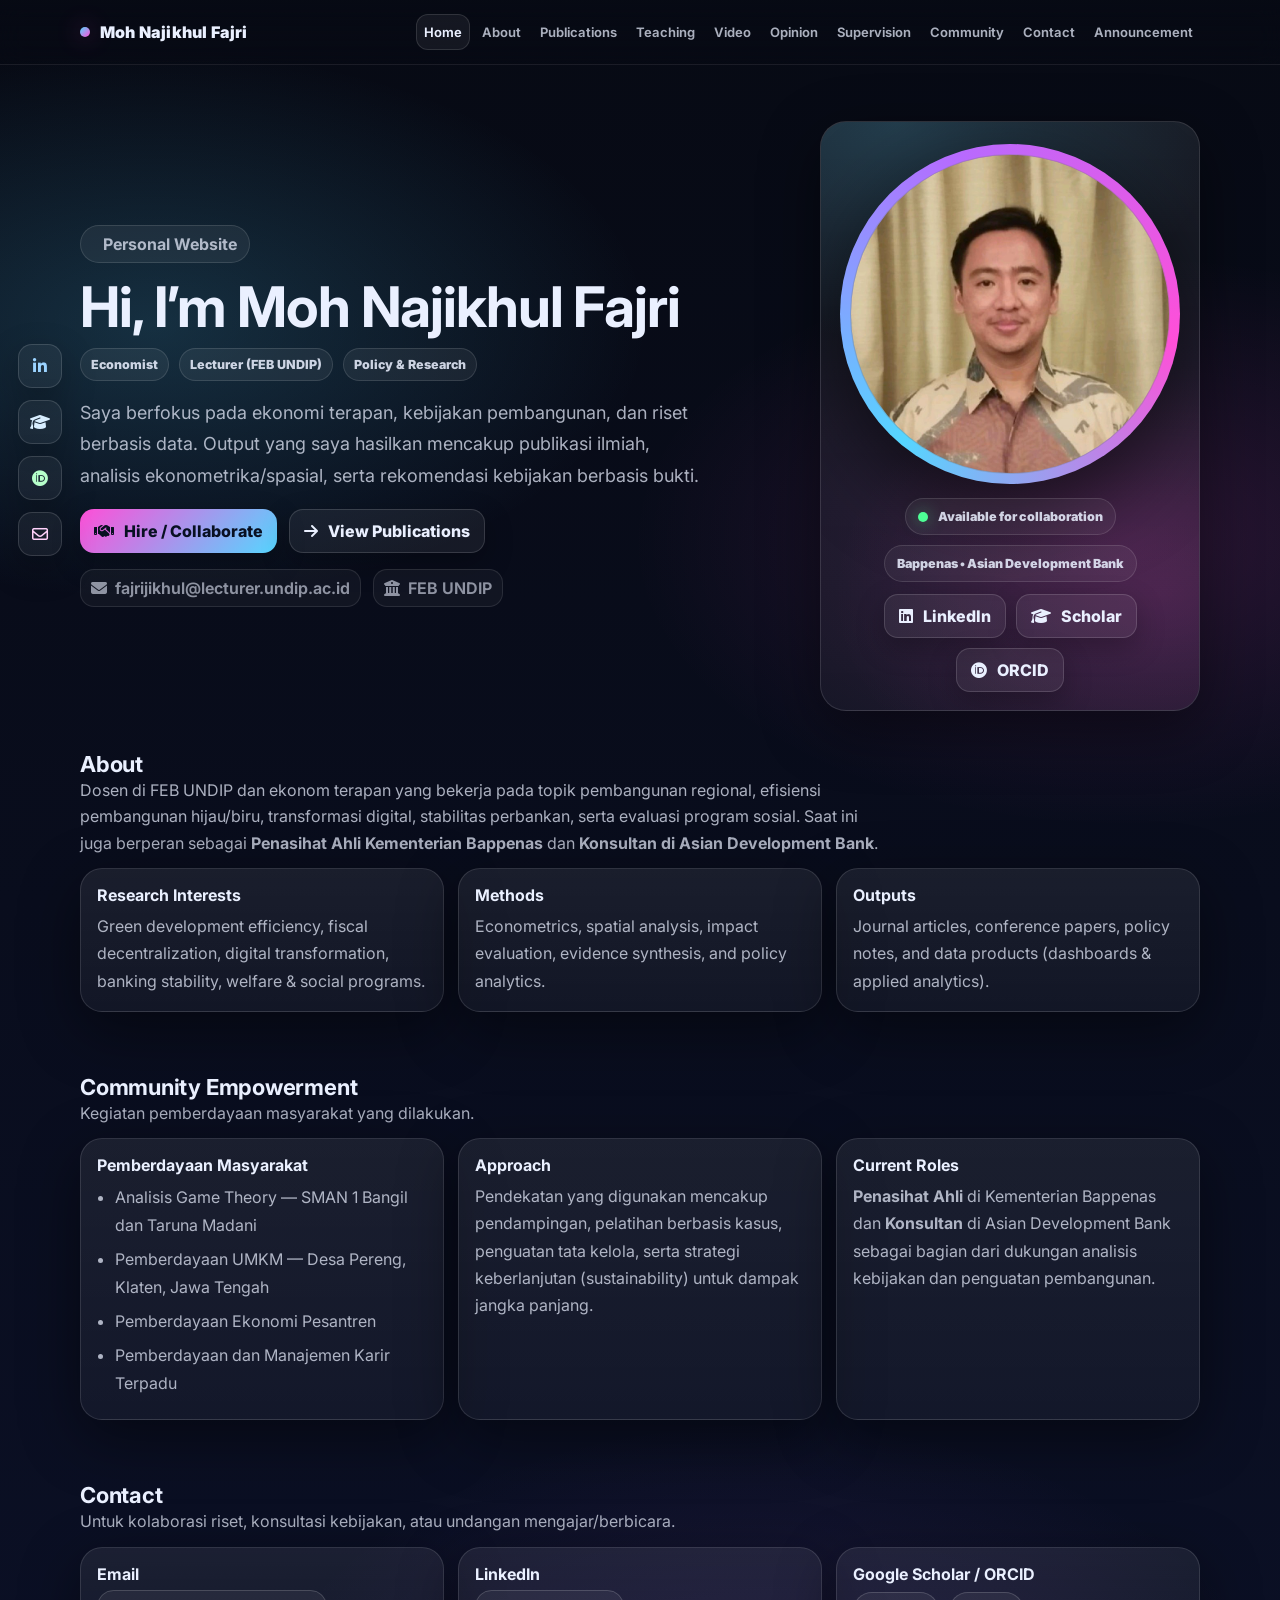
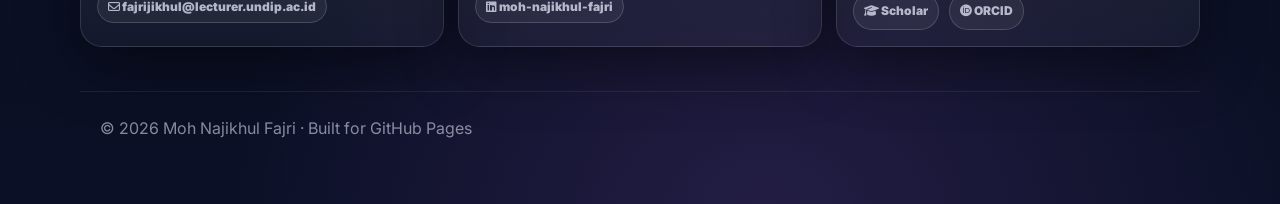
<file: index.html>
<!doctype html>
<html lang="id">
<head>
  <meta charset="utf-8" />
  <meta name="viewport" content="width=device-width, initial-scale=1" />
  <meta name="description" content="Moh Najikhul Fajri — Economist, Lecturer, Policy & Research" />
  <title>Moh Najikhul Fajri | Personal Website</title>

  <link rel="preconnect" href="https://fonts.googleapis.com">
  <link rel="preconnect" href="https://fonts.gstatic.com" crossorigin>
  <link href="https://fonts.googleapis.com/css2?family=Inter:wght@400;500;600;700;800;900&display=swap" rel="stylesheet">

  <link rel="stylesheet" href="https://cdnjs.cloudflare.com/ajax/libs/font-awesome/6.5.0/css/all.min.css"/>

  <style>
    :root{
      --bg0:#070A14;
      --bg1:#0B1026;
      --card: rgba(255,255,255,.06);
      --card2: rgba(255,255,255,.085);
      --border: rgba(255,255,255,.12);
      --text:#EAF0FF;
      --muted: rgba(234,240,255,.72);
      --muted2: rgba(234,240,255,.58);
      --shadow: 0 18px 60px rgba(0,0,0,.45);
      --r: 22px;

      --a:#55D6FF;
      --b:#B66BFF;
      --c:#FF4FD8;

      --max: 1120px;
    }

    *{ box-sizing:border-box; }
    html{ scroll-behavior:smooth; }
    body{
      margin:0;
      font-family: Inter, system-ui, -apple-system, Segoe UI, Roboto, Arial, sans-serif;
      color: var(--text);
      background:
        radial-gradient(900px 500px at 12% 18%, rgba(85,214,255,.18), transparent 55%),
        radial-gradient(900px 520px at 88% 30%, rgba(255,79,216,.14), transparent 55%),
        radial-gradient(1000px 700px at 60% 100%, rgba(182,107,255,.14), transparent 55%),
        linear-gradient(180deg, var(--bg0), var(--bg1));
      min-height: 100svh;
      overflow-x:hidden;
    }

    a{ color:inherit; text-decoration:none; }
    .container{ width: min(var(--max), calc(100% - 40px)); margin: 0 auto; }

    /* NAV */
    .nav{
      position: sticky; top:0; z-index: 50;
      backdrop-filter: blur(12px);
      background: linear-gradient(180deg, rgba(7,10,20,.78), rgba(7,10,20,.35));
      border-bottom: 1px solid rgba(255,255,255,.08);
    }
    .nav-inner{
      display:flex; align-items:center; justify-content:space-between;
      padding: 14px 0;
      gap: 16px;
      position:relative;
    }
    .brand{
      display:flex; align-items:center; gap: 10px;
      font-weight: 900;
      letter-spacing: .2px;
      user-select:none;
      min-width:0;
      max-width:calc(100% - 60px);
    }
    .brand span:last-child{
      font-size:clamp(13.5px, 2vw, 16px);
      line-height:1.15;
      white-space:nowrap;
    }
    .brand .dot{
      width: 10px; height: 10px; border-radius: 999px;
      background: linear-gradient(135deg, var(--a), var(--c));
      box-shadow: 0 0 24px rgba(255,79,216,.45);
    }

    .navlinks{
      display:flex; align-items:center; gap: 5px;
      font-weight: 650;
      font-size: 13px;
      color: var(--muted);
    }
    .navlinks a{
      padding: 9px 7px;
      border-radius: 12px;
      transition: .2s ease;
    }
    .navlinks a:hover{
      background: rgba(255,255,255,.06);
      color: var(--text);
    }
    .navlinks a.active{
      background: rgba(255,255,255,.06);
      color: var(--text);
      border: 1px solid rgba(255,255,255,.12);
    }

    .btn{
      display:inline-flex; align-items:center; justify-content:center;
      gap: 10px;
      padding: 11px 14px;
      border-radius: 14px;
      border: 1px solid rgba(255,255,255,.14);
      background: rgba(255,255,255,.06);
      color: var(--text);
      font-weight: 800;
      box-shadow: 0 10px 28px rgba(0,0,0,.25);
      transition: transform .18s ease, background .18s ease, border-color .18s ease;
      cursor:pointer;
      white-space: nowrap;
    }
    .btn:hover{ transform: translateY(-1px); background: rgba(255,255,255,.09); border-color: rgba(255,255,255,.20); }
    .btn.primary{
      border: none;
      background: linear-gradient(135deg, var(--c), var(--a));
      color: #081022;
    }
    .btn.primary:hover{ transform: translateY(-1px) scale(1.01); }

    .hamburger{
      display:none;
      width:44px;
      height:44px;
      flex:0 0 44px;
      align-items:center;
      justify-content:center;
      flex-direction:column;
      gap:6px;
      padding:10px;
      border-radius:14px;
      border:1px solid rgba(255,255,255,.14);
      background:rgba(255,255,255,.06);
      color:var(--text);
      cursor:pointer;
      box-shadow:0 10px 28px rgba(0,0,0,.25);
      transition:background .18s ease, border-color .18s ease, transform .18s ease;
    }
    .hamburger:hover{
      transform:translateY(-1px);
      background:rgba(255,255,255,.10);
      border-color:rgba(255,255,255,.22);
    }
    .hamburger span{
      display:block;
      width:20px;
      height:2px;
      border-radius:99px;
      background:rgba(255,255,255,.9);
      transition:transform .2s ease, opacity .2s ease;
    }
    .hamburger[aria-expanded="true"] span:nth-child(1){
      transform:translateY(8px) rotate(45deg);
    }
    .hamburger[aria-expanded="true"] span:nth-child(2){
      opacity:0;
    }
    .hamburger[aria-expanded="true"] span:nth-child(3){
      transform:translateY(-8px) rotate(-45deg);
    }

    /* HERO */
    .hero{
      padding: 56px 0 26px;
    }
    .hero-grid{
      display:grid;
      grid-template-columns: 1.15fr .85fr;
      gap: 36px;
      align-items:center;
    }
    .kicker{
      display:inline-flex;
      align-items:center;
      gap:10px;
      padding: 8px 12px;
      border-radius: 999px;
      border: 1px solid rgba(255,255,255,.12);
      background: rgba(255,255,255,.06);
      color: var(--muted);
      font-weight: 700;
      margin-bottom: 16px;
    }
    h1{
      font-size: clamp(34px, 4.5vw, 56px);
      line-height: 1.02;
      margin: 0 0 12px;
      letter-spacing: -0.02em;
    }
    .subtitle{
      font-size: clamp(16px, 1.65vw, 18px);
      color: var(--muted);
      line-height: 1.75;
      margin: 0 0 18px;
      max-width: 70ch;
    }
    .roles{
      display:flex; flex-wrap:wrap; gap: 10px;
      margin: 6px 0 16px;
    }
    .pill{
      padding: 8px 10px;
      border-radius: 999px;
      background: rgba(255,255,255,.06);
      border: 1px solid rgba(255,255,255,.12);
      color: rgba(234,240,255,.86);
      font-weight: 850;
      font-size: 12.5px;
      white-space: nowrap;
    }
    .hero-actions{
      display:flex; flex-wrap:wrap; gap: 12px;
      margin-top: 18px;
    }
    .meta{
      display:flex; flex-wrap:wrap; gap: 12px;
      margin-top: 16px;
      color: var(--muted2);
      font-weight: 650;
    }
    .meta span{
      display:inline-flex; align-items:center; gap: 8px;
      padding: 8px 10px;
      border-radius: 14px;
      background: rgba(255,255,255,.04);
      border: 1px solid rgba(255,255,255,.10);
    }

    /* Social rail */
    .social-rail{
      position: fixed;
      left: 18px;
      top: 50%;
      transform: translateY(-50%);
      display:flex;
      flex-direction: column;
      gap: 12px;
      z-index: 40;
    }
    .sbtn{
      width: 44px; height: 44px;
      border-radius: 14px;
      display:grid; place-items:center;
      border: 1px solid rgba(255,255,255,.14);
      background: rgba(255,255,255,.05);
      color: var(--text);
      box-shadow: 0 12px 34px rgba(0,0,0,.25);
      transition: transform .18s ease, background .18s ease;
    }
    .sbtn:hover{ transform: translateY(-1px); background: rgba(255,255,255,.09); }
    .sbtn .fa-linkedin-in{ color: #9bd3ff; }
    .sbtn .fa-graduation-cap{ color: #d8eeff; }
    .sbtn .fa-orcid{ color: #b6ffca; }
    .sbtn .fa-envelope{ color: #ffd2fb; }

    /* Profile */
    .profile{
      display:grid;
      place-items:center;
      justify-self:end;
      width: min(380px, 100%);
    }
    .panel{
      width: 100%;
      border-radius: 26px;
      border: 1px solid rgba(255,255,255,.12);
      background: linear-gradient(180deg, rgba(255,255,255,.07), rgba(255,255,255,.04));
      box-shadow: var(--shadow);
      padding: 16px 16px 18px;
      position: relative;
      overflow:hidden;
    }
    .panel::before{
      content:"";
      position:absolute; inset:-2px;
      background: radial-gradient(600px 400px at 20% 0%, rgba(85,214,255,.18), transparent 55%),
                  radial-gradient(600px 420px at 90% 80%, rgba(255,79,216,.14), transparent 55%);
      pointer-events:none;
      z-index:0;
    }
    .panel > *{ position:relative; z-index:1; }

    .ring{
      width: min(340px, 86vw);
      aspect-ratio: 1/1;
      border-radius: 999px;
      padding: 10px;
      background: conic-gradient(from 220deg, var(--a), var(--b), var(--c), var(--a));
      box-shadow: 0 25px 80px rgba(0,0,0,.55);
      margin: 6px auto 14px;
    }
    .avatar{
      width: 100%;
      height: 100%;
      border-radius: 999px;
      background: rgba(0,0,0,.22);
      border: 1px solid rgba(255,255,255,.18);
      overflow:hidden;
    }
    .avatar img{
      width:100%; height:100%;
      object-fit: cover;
      object-position: center 18%;
      transform: scale(1.03);
      filter: contrast(1.03) saturate(1.04);
      display:block;
    }

    .badges{
      display:flex; flex-wrap:wrap;
      gap: 10px;
      justify-content:center;
      margin-top: 4px;
    }
    .badge{
      display:inline-flex; align-items:center; gap:10px;
      padding: 10px 12px;
      border-radius: 999px;
      background: rgba(255,255,255,.05);
      border: 1px solid rgba(255,255,255,.12);
      color: rgba(234,240,255,.86);
      font-weight: 900;
      font-size: 12.5px;
      white-space: nowrap;
    }
    .greenDot{
      width:10px;height:10px;border-radius:999px;background:#4eff96;
      box-shadow:0 0 16px rgba(78,255,150,.55);
    }

    /* Sections */
    section{ padding: 22px 0; }
    .section-head{
      display:flex; align-items:end; justify-content:space-between;
      gap: 16px;
      margin: 18px 0 12px;
    }
    .section-head h2{
      margin:0;
      font-size: 22px;
      letter-spacing: -0.01em;
    }
    .section-head p{
      margin:0;
      color: var(--muted);
      line-height:1.65;
      max-width: 80ch;
    }

    .grid-2{
      display:grid;
      grid-template-columns: 1fr 1fr;
      gap: 14px;
      margin-top: 12px;
    }
    .grid-3{
      display:grid;
      grid-template-columns: repeat(3, 1fr);
      gap: 14px;
      margin-top: 12px;
    }
    .card{
      border: 1px solid var(--border);
      background: linear-gradient(180deg, rgba(255,255,255,.07), rgba(255,255,255,.04));
      border-radius: var(--r);
      box-shadow: var(--shadow);
      padding: 16px;
    }
    .card strong{ display:block; margin-bottom: 8px; }
    .card p{ margin:0; color: var(--muted); line-height: 1.7; }
    .list{
      margin:0;
      padding-left: 18px;
      color: var(--muted);
      line-height: 1.75;
    }
    .list li{ margin: 6px 0; }

    /* Publications */
    .pub-controls{
      display:flex; gap: 10px; flex-wrap:wrap;
      margin: 10px 0 14px;
      align-items:center;
      justify-content:space-between;
    }
    .search{
      flex: 1 1 260px;
      display:flex; align-items:center; gap:10px;
      border-radius: 16px;
      border: 1px solid rgba(255,255,255,.14);
      background: rgba(255,255,255,.05);
      padding: 10px 12px;
      min-width: 240px;
    }
    .search input{
      width:100%;
      background: transparent;
      border:none;
      outline:none;
      color: var(--text);
      font-weight: 650;
      font-size: 14px;
    }
    .search input::placeholder{ color: rgba(234,240,255,.45); }
    .chips{ display:flex; gap:8px; flex-wrap:wrap; justify-content:flex-end; }
    .chip{
      padding: 9px 10px;
      border-radius: 999px;
      border: 1px solid rgba(255,255,255,.14);
      background: rgba(255,255,255,.05);
      color: rgba(234,240,255,.86);
      font-weight: 900;
      font-size: 12px;
      cursor:pointer;
      transition: .15s ease;
      user-select:none;
    }
    .chip.active{
      background: linear-gradient(135deg, rgba(255,79,216,.25), rgba(85,214,255,.18));
      border-color: rgba(255,255,255,.22);
    }

    .pub-list{
      display:grid;
      grid-template-columns: 1fr;
      gap: 12px;
      margin-top: 10px;
    }
    .pub{
      border: 1px solid rgba(255,255,255,.12);
      background: rgba(255,255,255,.05);
      border-radius: 18px;
      padding: 14px 14px;
      display:grid;
      grid-template-columns: 1fr auto;
      gap: 12px;
      align-items:start;
    }
    .pub h3{
      margin:0 0 6px;
      font-size: 15px;
      line-height: 1.35;
      letter-spacing: -0.01em;
    }
    .pub .meta2{
      color: var(--muted);
      font-size: 13px;
      line-height: 1.55;
    }
    .pub .meta2 b{ color: rgba(234,240,255,.9); }
    .pub .links{
      display:flex;
      gap: 8px;
      flex-wrap:wrap;
      justify-content:flex-end;
      align-items:center;
      min-width: 250px;
    }
    .tag{
      font-size: 12px;
      font-weight: 900;
      padding: 8px 10px;
      border-radius: 999px;
      border: 1px solid rgba(255,255,255,.12);
      background: rgba(255,255,255,.05);
      color: rgba(234,240,255,.86);
      white-space:nowrap;
    }
    .linkbtn{
      font-size: 12px;
      font-weight: 900;
      padding: 8px 10px;
      border-radius: 999px;
      border: 1px solid rgba(255,255,255,.16);
      background: rgba(255,255,255,.06);
      transition: .15s ease;
      white-space:nowrap;
    }
    .linkbtn:hover{ background: rgba(255,255,255,.10); transform: translateY(-1px); }

    /* Footer */
    footer{
      padding: 26px 0 40px;
      color: rgba(234,240,255,.55);
      border-top: 1px solid rgba(255,255,255,.08);
      margin-top: 22px;
    }

    /* Responsive */
    @media (max-width: 1080px){
      .social-rail{ display:none; }
    }
    @media (max-width: 1120px){
      .hero-grid{ grid-template-columns: 1fr; }
      .profile{ justify-self:start; }
      .grid-3{ grid-template-columns: 1fr; }
      .grid-2{ grid-template-columns: 1fr; }
      .pub{ grid-template-columns: 1fr; }
      .pub .links{ justify-content:flex-start; min-width: auto; }
      .hamburger{ display:flex; }
      .navlinks{
        position:absolute;
        top:calc(100% + 10px);
        right:0;
        width:min(390px, 100%);
        max-height:calc(100svh - 90px);
        overflow-y:auto;
        display:none;
        flex-direction:column;
        align-items:stretch;
        gap:7px;
        padding:12px;
        border:1px solid rgba(255,255,255,.14);
        border-radius:20px;
        background:linear-gradient(180deg, rgba(11,16,38,.98), rgba(7,10,20,.96));
        box-shadow:0 24px 70px rgba(0,0,0,.55);
        backdrop-filter:blur(18px);
      }
      .navlinks.open{
        display:flex;
        animation:menuIn .18s ease both;
      }
      .navlinks a{
        display:flex;
        align-items:center;
        min-height:46px;
        padding:12px 14px;
        border:1px solid rgba(255,255,255,.09);
        background:rgba(255,255,255,.045);
      }
      .navlinks a:hover{
        background:rgba(255,255,255,.09);
        border-color:rgba(255,255,255,.16);
      }
      .navlinks a.active{
        background:linear-gradient(135deg, rgba(255,79,216,.20), rgba(85,214,255,.14));
        border-color:rgba(255,255,255,.20);
      }
    }
    @keyframes menuIn{
      from{ opacity:0; transform:translateY(-8px) scale(.98); }
      to{ opacity:1; transform:translateY(0) scale(1); }
    }
    @media (max-width: 560px){
      .container{ width:min(var(--max), calc(100% - 28px)); }
      .brand{ gap:8px; }
      .brand span:last-child{ font-size:clamp(12.5px, 4vw, 14px); }
      .hero{ padding-top:32px; }
      .navlinks{ width:100%; }
    }
    @media (prefers-reduced-motion: reduce){
      .navlinks.open{ animation:none; }
    }
  </style>
</head>

<body>
  <!-- Social rail -->
  <aside class="social-rail" aria-label="Social links">
    <a class="sbtn" href="https://www.linkedin.com/in/moh-najikhul-fajri/" target="_blank" rel="noopener" aria-label="LinkedIn">
      <i class="fa-brands fa-linkedin-in"></i>
    </a>
    <a class="sbtn" href="https://scholar.google.com/citations?user=nzzi2AYAAAAJ&hl=id&oi=ao" target="_blank" rel="noopener" aria-label="Google Scholar">
      <i class="fa-solid fa-graduation-cap"></i>
    </a>
    <a class="sbtn" href="https://orcid.org/0000-0002-6907-8784" target="_blank" rel="noopener" aria-label="ORCID">
      <i class="fa-brands fa-orcid"></i>
    </a>
    <a class="sbtn" href="mailto:fajrijikhul@lecturer.undip.ac.id" aria-label="Email">
      <i class="fa-regular fa-envelope"></i>
    </a>
  </aside>

  <!-- NAV -->
  <header class="nav">
    <div class="container nav-inner">
      <a class="brand" href="#home" aria-label="Moh Najikhul Fajri — Home">
        <span class="dot" aria-hidden="true"></span>
        <span>Moh Najikhul Fajri</span>
      </a>

      <button class="hamburger" id="ham" type="button"
              aria-label="Buka menu navigasi"
              aria-controls="navlinks"
              aria-expanded="false">
        <span></span><span></span><span></span>
      </button>

      <nav class="navlinks" id="navlinks" aria-label="Primary navigation">
        <a class="active" href="#home">Home</a>
        <a href="#about">About</a>
        <a href="publications.html">Publications</a>
        <a href="teaching.html">Teaching</a>
        <a href="video.html">Video</a>
        <a href="opinion.html">Opinion</a>
        <a href="supervision.html">Supervision</a>
        <a href="#community">Community</a>
        <a href="#contact">Contact</a>
        <a href="announcement.html">Announcement</a>
      </nav>
    </div>
  </header>

  <!-- HERO -->
  <main id="home" class="container hero">
    <div class="hero-grid">
      <div>
        <div class="kicker"><i class="fa-solid fa-sparkles"></i> Personal Website</div>
        <h1>Hi, I’m Moh Najikhul Fajri</h1>

        <div class="roles">
          <span class="pill">Economist</span>
          <span class="pill">Lecturer (FEB UNDIP)</span>
          <span class="pill">Policy & Research</span>
        </div>

        <p class="subtitle">
          Saya berfokus pada ekonomi terapan, kebijakan pembangunan, dan riset berbasis data.
          Output yang saya hasilkan mencakup publikasi ilmiah, analisis ekonometrika/spasial, serta rekomendasi kebijakan berbasis bukti.
        </p>

        <div class="hero-actions">
          <a class="btn primary" href="mailto:fajrijikhul@lecturer.undip.ac.id"><i class="fa-solid fa-handshake"></i> Hire / Collaborate</a>
          <a class="btn" href="publications.html"><i class="fa-solid fa-arrow-right"></i> View Publications</a>
        </div>

        <div class="meta">
          <span><i class="fa-solid fa-envelope"></i> fajrijikhul@lecturer.undip.ac.id</span>
          <span><i class="fa-solid fa-building-columns"></i> FEB UNDIP</span>
        </div>
      </div>

      <div class="profile" aria-label="Profile">
        <div class="panel">
          <div class="ring" aria-hidden="true">
            <div class="avatar">
              <!-- Pastikan file foto ada di: assets/1742710947719.jpg -->
              <img src="assets/1742710947719.jpg" alt="Moh Najikhul Fajri portrait" />
            </div>
          </div>

          <div class="badges">
            <span class="badge"><span class="greenDot" aria-hidden="true"></span> Available for collaboration</span>
            <span class="badge">Bappenas • Asian Development Bank</span>
          </div>

          <div style="display:flex; gap:10px; justify-content:center; flex-wrap:wrap; margin-top:12px;">
            <a class="btn" href="https://www.linkedin.com/in/moh-najikhul-fajri/" target="_blank" rel="noopener">
              <i class="fa-brands fa-linkedin"></i> LinkedIn
            </a>
            <a class="btn" href="https://scholar.google.com/citations?user=nzzi2AYAAAAJ&hl=id&oi=ao" target="_blank" rel="noopener">
              <i class="fa-solid fa-graduation-cap"></i> Scholar
            </a>
            <a class="btn" href="https://orcid.org/0000-0002-6907-8784" target="_blank" rel="noopener">
              <i class="fa-brands fa-orcid"></i> ORCID
            </a>
          </div>
        </div>
      </div>
    </div>

    <!-- ABOUT -->
    <section id="about">
      <div class="section-head">
        <div>
          <h2>About</h2>
          <p>
            Dosen di FEB UNDIP dan ekonom terapan yang bekerja pada topik pembangunan regional, efisiensi pembangunan hijau/biru,
            transformasi digital, stabilitas perbankan, serta evaluasi program sosial. Saat ini juga berperan sebagai
            <b>Penasihat Ahli Kementerian Bappenas</b> dan <b>Konsultan di Asian Development Bank</b>.
          </p>
        </div>
      </div>

      <div class="grid-3">
        <div class="card">
          <strong>Research Interests</strong>
          <p>Green development efficiency, fiscal decentralization, digital transformation, banking stability, welfare & social programs.</p>
        </div>
        <div class="card">
          <strong>Methods</strong>
          <p>Econometrics, spatial analysis, impact evaluation, evidence synthesis, and policy analytics.</p>
        </div>
        <div class="card">
          <strong>Outputs</strong>
          <p>Journal articles, conference papers, policy notes, and data products (dashboards & applied analytics).</p>
        </div>
      </div>
    </section>

    <!-- COMMUNITY -->
    <section id="community">
      <div class="section-head">
        <div>
          <h2>Community Empowerment</h2>
          <p>Kegiatan pemberdayaan masyarakat yang dilakukan.</p>
        </div>
      </div>

      <div class="grid-3">
        <div class="card">
          <strong>Pemberdayaan Masyarakat</strong>
          <ul class="list">
            <li>Analisis Game Theory — SMAN 1 Bangil dan Taruna Madani</li>
            <li>Pemberdayaan UMKM — Desa Pereng, Klaten, Jawa Tengah</li>
            <li>Pemberdayaan Ekonomi Pesantren</li>
            <li>Pemberdayaan dan Manajemen Karir Terpadu</li>
          </ul>
        </div>

        <div class="card">
          <strong>Approach</strong>
          <p>
            Pendekatan yang digunakan mencakup pendampingan, pelatihan berbasis kasus, penguatan tata kelola, serta
            strategi keberlanjutan (sustainability) untuk dampak jangka panjang.
          </p>
        </div>

        <div class="card">
          <strong>Current Roles</strong>
          <p>
            <b>Penasihat Ahli</b> di Kementerian Bappenas dan <b>Konsultan</b> di Asian Development Bank
            sebagai bagian dari dukungan analisis kebijakan dan penguatan pembangunan.
          </p>
        </div>
      </div>
    </section>

    <!-- CONTACT -->
    <section id="contact">
      <div class="section-head">
        <div>
          <h2>Contact</h2>
          <p>Untuk kolaborasi riset, konsultasi kebijakan, atau undangan mengajar/berbicara.</p>
        </div>
      </div>

      <div class="grid-3">
        <div class="card">
          <strong>Email</strong>
          <p>
            <a class="linkbtn" href="mailto:fajrijikhul@lecturer.undip.ac.id">
              <i class="fa-regular fa-envelope"></i> fajrijikhul@lecturer.undip.ac.id
            </a>
          </p>
        </div>
        <div class="card">
          <strong>LinkedIn</strong>
          <p>
            <a class="linkbtn" href="https://www.linkedin.com/in/moh-najikhul-fajri/" target="_blank" rel="noopener">
              <i class="fa-brands fa-linkedin"></i> moh-najikhul-fajri
            </a>
          </p>
        </div>
        <div class="card">
          <strong>Google Scholar / ORCID</strong>
          <p style="display:flex; gap:10px; flex-wrap:wrap;">
            <a class="linkbtn" href="https://scholar.google.com/citations?user=nzzi2AYAAAAJ&hl=id&oi=ao" target="_blank" rel="noopener">
              <i class="fa-solid fa-graduation-cap"></i> Scholar
            </a>
            <a class="linkbtn" href="https://orcid.org/0000-0002-6907-8784" target="_blank" rel="noopener">
              <i class="fa-brands fa-orcid"></i> ORCID
            </a>
          </p>
        </div>
      </div>
    </section>

    <footer>
      <div class="container">
        © <span id="year"></span> Moh Najikhul Fajri · Built for GitHub Pages
      </div>
    </footer>
  </main>

  <script>
    // ====== MOBILE NAV ======
    const ham = document.getElementById("ham");
    const navlinks = document.getElementById("navlinks");

    function closeMenu(){
      if(!ham || !navlinks) return;
      navlinks.classList.remove("open");
      ham.setAttribute("aria-expanded", "false");
      ham.setAttribute("aria-label", "Buka menu navigasi");
    }

    if(ham && navlinks){
      ham.addEventListener("click", () => {
        const isOpen = navlinks.classList.toggle("open");
        ham.setAttribute("aria-expanded", String(isOpen));
        ham.setAttribute("aria-label", isOpen ? "Tutup menu navigasi" : "Buka menu navigasi");
      });

      navlinks.querySelectorAll("a").forEach(link => {
        link.addEventListener("click", closeMenu);
      });

      document.addEventListener("click", event => {
        if(!navlinks.contains(event.target) && !ham.contains(event.target)){
          closeMenu();
        }
      });

      document.addEventListener("keydown", event => {
        if(event.key === "Escape"){
          closeMenu();
          ham.focus();
        }
      });

      window.addEventListener("resize", () => {
        if(window.innerWidth > 1120) closeMenu();
      });
    }

    document.getElementById("year").textContent = new Date().getFullYear();
  </script>
</body>
</html>
</file>
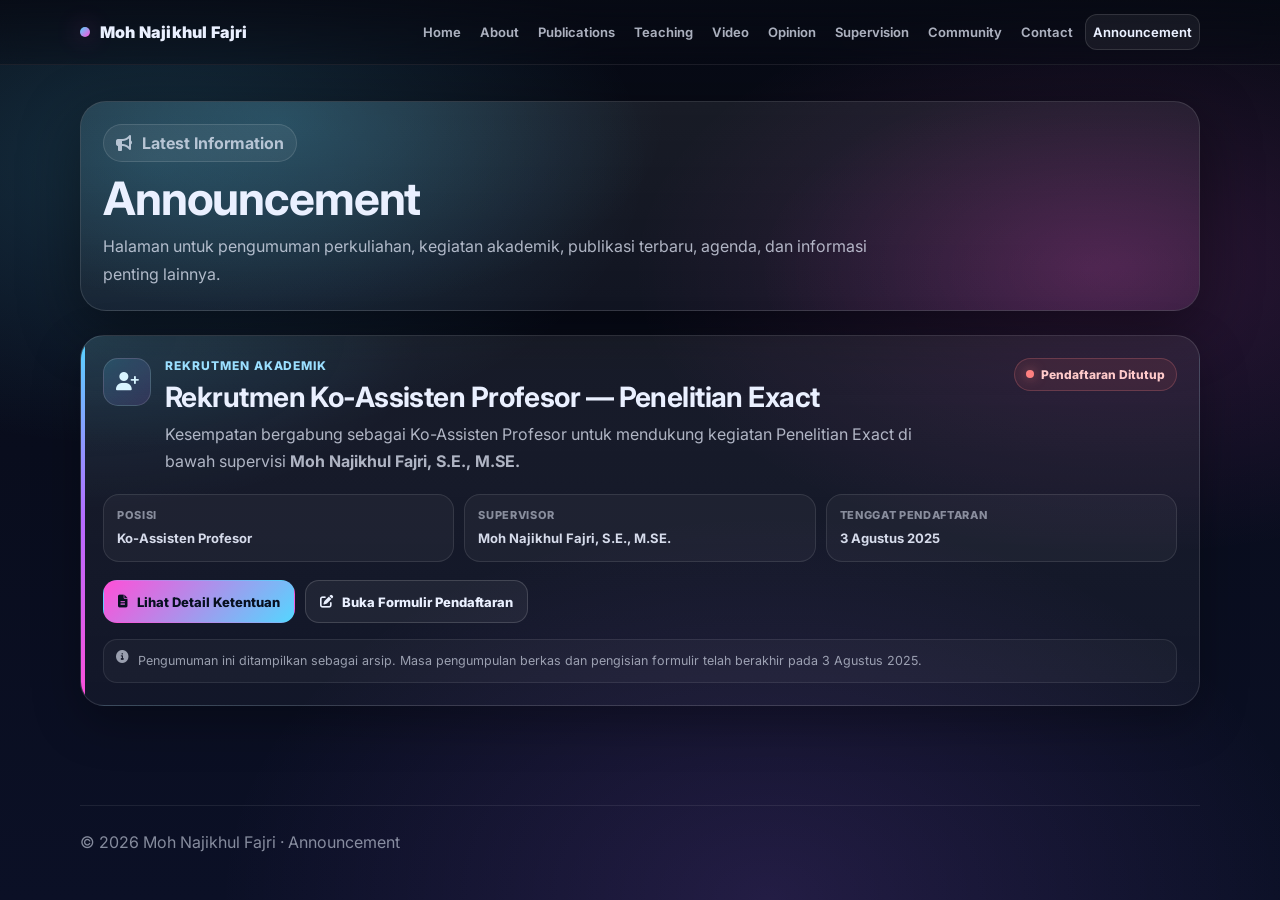
<file: announcement.html>
<!doctype html>
<html lang="id">
<head>
  <meta charset="utf-8" />
  <meta name="viewport" content="width=device-width, initial-scale=1" />
  <meta name="description" content="Announcement — Moh Najikhul Fajri" />
  <title>Announcement | Moh Najikhul Fajri</title>

  <link rel="preconnect" href="https://fonts.googleapis.com">
  <link rel="preconnect" href="https://fonts.gstatic.com" crossorigin>
  <link href="https://fonts.googleapis.com/css2?family=Inter:wght@400;500;600;700;800;900&display=swap" rel="stylesheet">
  <link rel="stylesheet" href="https://cdnjs.cloudflare.com/ajax/libs/font-awesome/6.5.0/css/all.min.css"/>

  <style>
    :root{
      --bg0:#070A14;
      --bg1:#0B1026;
      --text:#EAF0FF;
      --muted:rgba(234,240,255,.72);
      --a:#55D6FF;
      --b:#B66BFF;
      --c:#FF4FD8;
      --max:1120px;
    }
    *{ box-sizing:border-box; }
    html{ scroll-behavior:smooth; }
    body{
      margin:0;
      min-height:100svh;
      overflow-x:hidden;
      color:var(--text);
      font-family:Inter,system-ui,-apple-system,Segoe UI,Roboto,Arial,sans-serif;
      background:
        radial-gradient(900px 520px at 12% 18%,rgba(85,214,255,.18),transparent 55%),
        radial-gradient(900px 520px at 88% 30%,rgba(255,79,216,.14),transparent 55%),
        radial-gradient(1000px 700px at 60% 100%,rgba(182,107,255,.14),transparent 55%),
        linear-gradient(180deg,var(--bg0),var(--bg1));
    }
    a{ color:inherit; text-decoration:none; }
    .container{ width:min(var(--max),calc(100% - 40px)); margin:0 auto; }

    .nav{
      position:sticky;
      top:0;
      z-index:50;
      border-bottom:1px solid rgba(255,255,255,.08);
      background:linear-gradient(180deg,rgba(7,10,20,.78),rgba(7,10,20,.35));
      backdrop-filter:blur(12px);
    }
    .nav-inner{
      position:relative;
      display:flex;
      align-items:center;
      justify-content:space-between;
      gap:14px;
      padding:14px 0;
    }
    .brand{
      display:flex;
      align-items:center;
      gap:10px;
      min-width:0;
      max-width:calc(100% - 60px);
      font-weight:900;
      letter-spacing:.2px;
      user-select:none;
    }
    .brand span:last-child{
      font-size:clamp(13.5px,2vw,16px);
      line-height:1.15;
      white-space:nowrap;
    }
    .dot{
      width:10px;
      height:10px;
      flex:0 0 10px;
      border-radius:999px;
      background:linear-gradient(135deg,var(--a),var(--c));
      box-shadow:0 0 24px rgba(255,79,216,.45);
    }
    .navlinks{
      display:flex;
      align-items:center;
      gap:5px;
      color:var(--muted);
      font-weight:650;
      font-size:13px;
    }
    .navlinks a{
      padding:9px 7px;
      border-radius:12px;
      transition:.2s ease;
    }
    .navlinks a:hover{
      color:var(--text);
      background:rgba(255,255,255,.06);
    }
    .navlinks a.active{
      color:var(--text);
      border:1px solid rgba(255,255,255,.12);
      background:rgba(255,255,255,.06);
    }
    .hamburger{
      display:none;
      width:44px;
      height:44px;
      flex:0 0 44px;
      align-items:center;
      justify-content:center;
      flex-direction:column;
      gap:6px;
      padding:10px;
      border:1px solid rgba(255,255,255,.14);
      border-radius:14px;
      color:var(--text);
      background:rgba(255,255,255,.06);
      box-shadow:0 10px 28px rgba(0,0,0,.25);
      cursor:pointer;
      transition:background .18s ease,border-color .18s ease,transform .18s ease;
    }
    .hamburger:hover{
      transform:translateY(-1px);
      border-color:rgba(255,255,255,.22);
      background:rgba(255,255,255,.10);
    }
    .hamburger span{
      display:block;
      width:20px;
      height:2px;
      border-radius:99px;
      background:rgba(255,255,255,.9);
      transition:transform .2s ease,opacity .2s ease;
    }
    .hamburger[aria-expanded="true"] span:nth-child(1){ transform:translateY(8px) rotate(45deg); }
    .hamburger[aria-expanded="true"] span:nth-child(2){ opacity:0; }
    .hamburger[aria-expanded="true"] span:nth-child(3){ transform:translateY(-8px) rotate(-45deg); }

    .page{
      display:flex;
      min-height:calc(100svh - 73px);
      flex-direction:column;
      padding:36px 0 0;
    }
    .hero-card{
      position:relative;
      overflow:hidden;
      padding:22px;
      border:1px solid rgba(255,255,255,.12);
      border-radius:26px;
      background:linear-gradient(180deg,rgba(255,255,255,.07),rgba(255,255,255,.04));
      box-shadow:0 18px 60px rgba(0,0,0,.45);
    }
    .hero-card::before{
      content:"";
      position:absolute;
      inset:-2px;
      z-index:0;
      pointer-events:none;
      background:
        radial-gradient(700px 350px at 18% 10%,rgba(85,214,255,.18),transparent 55%),
        radial-gradient(600px 340px at 90% 80%,rgba(255,79,216,.14),transparent 55%);
    }
    .hero-card > *{ position:relative; z-index:1; }
    .kicker{
      display:inline-flex;
      align-items:center;
      gap:10px;
      padding:8px 12px;
      border:1px solid rgba(255,255,255,.12);
      border-radius:999px;
      color:var(--muted);
      background:rgba(255,255,255,.06);
      font-weight:700;
    }
    h1{
      margin:12px 0 8px;
      font-size:clamp(28px,4vw,46px);
      line-height:1.08;
      letter-spacing:-.025em;
    }
    .sub{
      max-width:82ch;
      margin:0;
      color:var(--muted);
      line-height:1.75;
    }
    .announcement-list{
      display:grid;
      gap:16px;
      padding:24px 0 32px;
    }
    .announcement-card{
      position:relative;
      overflow:hidden;
      padding:22px;
      border:1px solid rgba(255,255,255,.12);
      border-radius:24px;
      background:
        radial-gradient(600px 300px at 0% 0%,rgba(85,214,255,.12),transparent 58%),
        linear-gradient(180deg,rgba(255,255,255,.065),rgba(255,255,255,.035));
      box-shadow:0 16px 48px rgba(0,0,0,.30);
    }
    .announcement-card::after{
      content:"";
      position:absolute;
      inset:0 auto 0 0;
      width:4px;
      background:linear-gradient(180deg,var(--a),var(--b),var(--c));
    }
    .announcement-top{
      display:flex;
      align-items:flex-start;
      justify-content:space-between;
      gap:18px;
    }
    .announcement-heading{
      display:flex;
      min-width:0;
      align-items:flex-start;
      gap:14px;
    }
    .announcement-icon{
      display:grid;
      width:48px;
      height:48px;
      flex:0 0 48px;
      place-items:center;
      border:1px solid rgba(255,255,255,.14);
      border-radius:15px;
      color:#d8f4ff;
      background:linear-gradient(135deg,rgba(85,214,255,.17),rgba(182,107,255,.14));
      font-size:18px;
    }
    .announcement-card h2{
      margin:0 0 7px;
      font-size:clamp(20px,2.5vw,28px);
      line-height:1.22;
      letter-spacing:-.02em;
    }
    .eyebrow{
      margin:0 0 7px;
      color:#9bdfff;
      font-size:12px;
      font-weight:800;
      letter-spacing:.08em;
      text-transform:uppercase;
    }
    .summary{
      max-width:80ch;
      margin:0;
      color:var(--muted);
      line-height:1.72;
    }
    .status{
      display:inline-flex;
      align-items:center;
      gap:7px;
      flex:0 0 auto;
      padding:8px 11px;
      border:1px solid rgba(255,135,135,.23);
      border-radius:999px;
      color:#ffcaca;
      background:rgba(255,96,96,.09);
      font-size:12px;
      font-weight:800;
      white-space:nowrap;
    }
    .status-dot{
      width:8px;
      height:8px;
      border-radius:50%;
      background:#ff8080;
      box-shadow:0 0 12px rgba(255,128,128,.55);
    }
    .announcement-meta{
      display:grid;
      grid-template-columns:repeat(3,minmax(0,1fr));
      gap:10px;
      margin-top:18px;
    }
    .meta-item{
      padding:13px;
      border:1px solid rgba(255,255,255,.10);
      border-radius:16px;
      background:rgba(255,255,255,.038);
    }
    .meta-label{
      display:block;
      margin-bottom:5px;
      color:rgba(234,240,255,.52);
      font-size:11px;
      font-weight:800;
      letter-spacing:.06em;
      text-transform:uppercase;
    }
    .meta-value{
      color:rgba(234,240,255,.90);
      font-size:13px;
      font-weight:700;
      line-height:1.5;
    }
    .announcement-actions{
      display:flex;
      flex-wrap:wrap;
      gap:10px;
      margin-top:18px;
    }
    .action-btn{
      display:inline-flex;
      min-height:43px;
      align-items:center;
      justify-content:center;
      gap:9px;
      padding:10px 14px;
      border:1px solid rgba(255,255,255,.15);
      border-radius:14px;
      background:rgba(255,255,255,.055);
      font-size:13px;
      font-weight:800;
      transition:transform .18s ease,background .18s ease,border-color .18s ease;
    }
    .action-btn:hover{
      transform:translateY(-1px);
      border-color:rgba(255,255,255,.24);
      background:rgba(255,255,255,.10);
    }
    .action-btn.primary{
      border-color:transparent;
      color:#071020;
      background:linear-gradient(135deg,var(--c),var(--a));
    }
    .archive-note{
      display:flex;
      align-items:flex-start;
      gap:9px;
      margin:16px 0 0;
      padding:11px 12px;
      border:1px solid rgba(255,255,255,.09);
      border-radius:14px;
      color:rgba(234,240,255,.61);
      background:rgba(255,255,255,.03);
      font-size:12.5px;
      line-height:1.55;
    }
    footer{
      margin-top:auto;
      padding:26px 0 40px;
      border-top:1px solid rgba(255,255,255,.08);
      color:rgba(234,240,255,.55);
    }

    @media (max-width:1120px){
      .hamburger{ display:flex; }
      .navlinks{
        position:absolute;
        top:calc(100% + 10px);
        right:0;
        display:none;
        width:min(390px,100%);
        max-height:calc(100svh - 90px);
        overflow-y:auto;
        flex-direction:column;
        align-items:stretch;
        gap:7px;
        padding:12px;
        border:1px solid rgba(255,255,255,.14);
        border-radius:20px;
        background:linear-gradient(180deg,rgba(11,16,38,.98),rgba(7,10,20,.96));
        box-shadow:0 24px 70px rgba(0,0,0,.55);
        backdrop-filter:blur(18px);
      }
      .navlinks.open{ display:flex; animation:menuIn .18s ease both; }
      .navlinks a{
        display:flex;
        align-items:center;
        min-height:46px;
        padding:12px 14px;
        border:1px solid rgba(255,255,255,.09);
        background:rgba(255,255,255,.045);
      }
      .navlinks a:hover{
        border-color:rgba(255,255,255,.16);
        background:rgba(255,255,255,.09);
      }
      .navlinks a.active{
        border-color:rgba(255,255,255,.20);
        background:linear-gradient(135deg,rgba(255,79,216,.20),rgba(85,214,255,.14));
      }
    }
    @keyframes menuIn{
      from{ opacity:0; transform:translateY(-8px) scale(.98); }
      to{ opacity:1; transform:translateY(0) scale(1); }
    }
    @media (max-width:560px){
      .container{ width:min(var(--max),calc(100% - 28px)); }
      .brand{ gap:8px; }
      .brand span:last-child{ font-size:clamp(12.5px,4vw,14px); }
      .page{ padding-top:24px; }
      .hero-card{ padding:17px; border-radius:22px; }
      .navlinks{ width:100%; }
      .announcement-list{ padding-top:16px; }
      .announcement-card{ padding:17px; border-radius:21px; }
      .announcement-top{ flex-direction:column; }
      .announcement-heading{ flex-direction:column; }
      .announcement-meta{ grid-template-columns:1fr; }
      .announcement-actions{ flex-direction:column; }
      .action-btn{ width:100%; }
    }
    @media (prefers-reduced-motion:reduce){
      .navlinks.open{ animation:none; }
    }
  </style>
</head>

<body>
  <header class="nav">
    <div class="container nav-inner">
      <a class="brand" href="index.html" aria-label="Moh Najikhul Fajri — Home">
        <span class="dot" aria-hidden="true"></span>
        <span>Moh Najikhul Fajri</span>
      </a>

      <button class="hamburger" id="ham" type="button"
              aria-label="Buka menu navigasi"
              aria-controls="navlinks"
              aria-expanded="false">
        <span></span><span></span><span></span>
      </button>

      <nav class="navlinks" id="navlinks" aria-label="Primary navigation">
        <a href="index.html">Home</a>
        <a href="index.html#about">About</a>
        <a href="publications.html">Publications</a>
        <a href="teaching.html">Teaching</a>
        <a href="video.html">Video</a>
        <a href="opinion.html">Opinion</a>
        <a href="supervision.html">Supervision</a>
        <a href="index.html#community">Community</a>
        <a href="index.html#contact">Contact</a>
        <a class="active" href="announcement.html">Announcement</a>
      </nav>
    </div>
  </header>

  <main class="container page">
    <section class="hero-card">
      <div class="kicker"><i class="fa-solid fa-bullhorn"></i> Latest Information</div>
      <h1>Announcement</h1>
      <p class="sub">
        Halaman untuk pengumuman perkuliahan, kegiatan akademik, publikasi terbaru,
        agenda, dan informasi penting lainnya.
      </p>
    </section>

    <section class="announcement-list" aria-label="Daftar pengumuman">
      <article class="announcement-card">
        <div class="announcement-top">
          <div class="announcement-heading">
            <span class="announcement-icon" aria-hidden="true">
              <i class="fa-solid fa-user-plus"></i>
            </span>
            <div>
              <p class="eyebrow">Rekrutmen Akademik</p>
              <h2>Rekrutmen Ko-Assisten Profesor — Penelitian Exact</h2>
              <p class="summary">
                Kesempatan bergabung sebagai Ko-Assisten Profesor untuk mendukung kegiatan
                Penelitian Exact di bawah supervisi <strong>Moh Najikhul Fajri, S.E., M.SE.</strong>
              </p>
            </div>
          </div>
          <span class="status"><span class="status-dot" aria-hidden="true"></span> Pendaftaran Ditutup</span>
        </div>

        <div class="announcement-meta" aria-label="Informasi rekrutmen">
          <div class="meta-item">
            <span class="meta-label">Posisi</span>
            <span class="meta-value">Ko-Assisten Profesor</span>
          </div>
          <div class="meta-item">
            <span class="meta-label">Supervisor</span>
            <span class="meta-value">Moh Najikhul Fajri, S.E., M.SE.</span>
          </div>
          <div class="meta-item">
            <span class="meta-label">Tenggat Pendaftaran</span>
            <span class="meta-value">3 Agustus 2025</span>
          </div>
        </div>

        <div class="announcement-actions">
          <a class="action-btn primary"
             href="https://drive.google.com/file/d/1_X2r1MZIsM-3RZzAIc0rrX5Ju84K9hfG/view?usp=sharing"
             target="_blank"
             rel="noopener noreferrer">
            <i class="fa-solid fa-file-lines"></i> Lihat Detail Ketentuan
          </a>
          <a class="action-btn"
             href="https://forms.cloud.microsoft/Pages/ResponsePage.aspx?id=NQQpA3T_0UWuqhc2dyIc-FAKsXr9FoxGs6sWRbLVU79UNkdENEpZMFlSWUU2MkRCMFNPQVEzMlpJMy4u"
             target="_blank"
             rel="noopener noreferrer">
            <i class="fa-solid fa-pen-to-square"></i> Buka Formulir Pendaftaran
          </a>
        </div>

        <p class="archive-note">
          <i class="fa-solid fa-circle-info" aria-hidden="true"></i>
          <span>Pengumuman ini ditampilkan sebagai arsip. Masa pengumpulan berkas dan pengisian formulir telah berakhir pada 3 Agustus 2025.</span>
        </p>
      </article>
    </section>

    <footer>© <span id="year"></span> Moh Najikhul Fajri · Announcement</footer>
  </main>

  <script>
    const ham = document.getElementById("ham");
    const navlinks = document.getElementById("navlinks");
    function closeMenu(){
      if(!ham || !navlinks) return;
      navlinks.classList.remove("open");
      ham.setAttribute("aria-expanded","false");
      ham.setAttribute("aria-label","Buka menu navigasi");
    }
    if(ham && navlinks){
      ham.addEventListener("click",() => {
        const isOpen = navlinks.classList.toggle("open");
        ham.setAttribute("aria-expanded",String(isOpen));
        ham.setAttribute("aria-label",isOpen ? "Tutup menu navigasi" : "Buka menu navigasi");
      });
      navlinks.querySelectorAll("a").forEach(link => link.addEventListener("click",closeMenu));
      document.addEventListener("click",event => {
        if(!navlinks.contains(event.target) && !ham.contains(event.target)) closeMenu();
      });
      document.addEventListener("keydown",event => {
        if(event.key === "Escape"){ closeMenu(); ham.focus(); }
      });
      window.addEventListener("resize",() => {
        if(window.innerWidth > 1120) closeMenu();
      });
    }
    document.getElementById("year").textContent = new Date().getFullYear();
  </script>
</body>
</html>
</file>
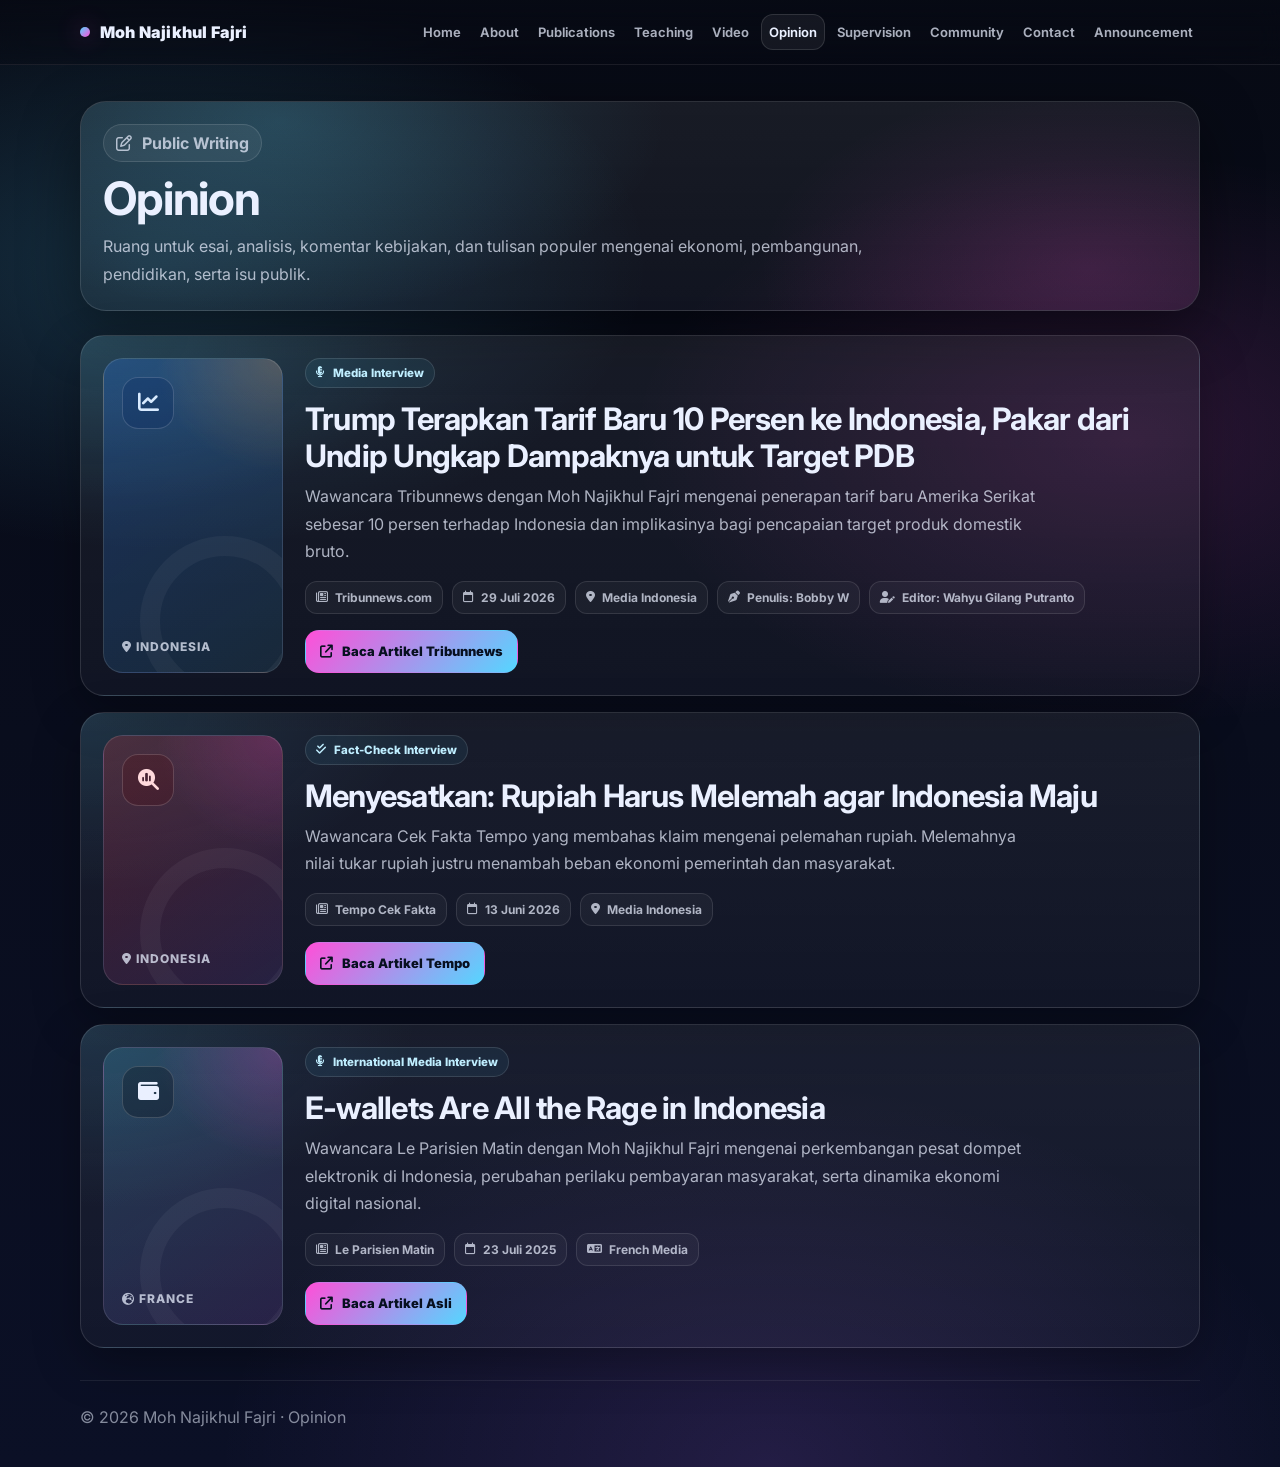
<file: opinion.html>
<!doctype html>
<html lang="id">
<head>
  <meta charset="utf-8" />
  <meta name="viewport" content="width=device-width, initial-scale=1" />
  <meta name="description" content="Opinion — Moh Najikhul Fajri" />
  <title>Opinion | Moh Najikhul Fajri</title>

  <link rel="preconnect" href="https://fonts.googleapis.com">
  <link rel="preconnect" href="https://fonts.gstatic.com" crossorigin>
  <link href="https://fonts.googleapis.com/css2?family=Inter:wght@400;500;600;700;800;900&display=swap" rel="stylesheet">
  <link rel="stylesheet" href="https://cdnjs.cloudflare.com/ajax/libs/font-awesome/6.5.0/css/all.min.css"/>

  <style>
    :root{
      --bg0:#070A14;
      --bg1:#0B1026;
      --text:#EAF0FF;
      --muted:rgba(234,240,255,.72);
      --a:#55D6FF;
      --b:#B66BFF;
      --c:#FF4FD8;
      --max:1120px;
    }
    *{ box-sizing:border-box; }
    html{ scroll-behavior:smooth; }
    body{
      margin:0;
      min-height:100svh;
      overflow-x:hidden;
      color:var(--text);
      font-family:Inter,system-ui,-apple-system,Segoe UI,Roboto,Arial,sans-serif;
      background:
        radial-gradient(900px 520px at 12% 18%,rgba(85,214,255,.18),transparent 55%),
        radial-gradient(900px 520px at 88% 30%,rgba(255,79,216,.14),transparent 55%),
        radial-gradient(1000px 700px at 60% 100%,rgba(182,107,255,.14),transparent 55%),
        linear-gradient(180deg,var(--bg0),var(--bg1));
    }
    a{ color:inherit; text-decoration:none; }
    .container{ width:min(var(--max),calc(100% - 40px)); margin:0 auto; }

    .nav{
      position:sticky;
      top:0;
      z-index:50;
      border-bottom:1px solid rgba(255,255,255,.08);
      background:linear-gradient(180deg,rgba(7,10,20,.78),rgba(7,10,20,.35));
      backdrop-filter:blur(12px);
    }
    .nav-inner{
      position:relative;
      display:flex;
      align-items:center;
      justify-content:space-between;
      gap:14px;
      padding:14px 0;
    }
    .brand{
      display:flex;
      align-items:center;
      gap:10px;
      min-width:0;
      max-width:calc(100% - 60px);
      font-weight:900;
      letter-spacing:.2px;
      user-select:none;
    }
    .brand span:last-child{
      font-size:clamp(13.5px,2vw,16px);
      line-height:1.15;
      white-space:nowrap;
    }
    .dot{
      width:10px;
      height:10px;
      flex:0 0 10px;
      border-radius:999px;
      background:linear-gradient(135deg,var(--a),var(--c));
      box-shadow:0 0 24px rgba(255,79,216,.45);
    }
    .navlinks{
      display:flex;
      align-items:center;
      gap:5px;
      color:var(--muted);
      font-weight:650;
      font-size:13px;
    }
    .navlinks a{
      padding:9px 7px;
      border-radius:12px;
      transition:.2s ease;
    }
    .navlinks a:hover{
      color:var(--text);
      background:rgba(255,255,255,.06);
    }
    .navlinks a.active{
      color:var(--text);
      border:1px solid rgba(255,255,255,.12);
      background:rgba(255,255,255,.06);
    }
    .hamburger{
      display:none;
      width:44px;
      height:44px;
      flex:0 0 44px;
      align-items:center;
      justify-content:center;
      flex-direction:column;
      gap:6px;
      padding:10px;
      border:1px solid rgba(255,255,255,.14);
      border-radius:14px;
      color:var(--text);
      background:rgba(255,255,255,.06);
      box-shadow:0 10px 28px rgba(0,0,0,.25);
      cursor:pointer;
      transition:background .18s ease,border-color .18s ease,transform .18s ease;
    }
    .hamburger:hover{
      transform:translateY(-1px);
      border-color:rgba(255,255,255,.22);
      background:rgba(255,255,255,.10);
    }
    .hamburger span{
      display:block;
      width:20px;
      height:2px;
      border-radius:99px;
      background:rgba(255,255,255,.9);
      transition:transform .2s ease,opacity .2s ease;
    }
    .hamburger[aria-expanded="true"] span:nth-child(1){ transform:translateY(8px) rotate(45deg); }
    .hamburger[aria-expanded="true"] span:nth-child(2){ opacity:0; }
    .hamburger[aria-expanded="true"] span:nth-child(3){ transform:translateY(-8px) rotate(-45deg); }

    .page{
      display:flex;
      min-height:calc(100svh - 73px);
      flex-direction:column;
      padding:36px 0 0;
    }
    .hero-card{
      position:relative;
      overflow:hidden;
      padding:22px;
      border:1px solid rgba(255,255,255,.12);
      border-radius:26px;
      background:linear-gradient(180deg,rgba(255,255,255,.07),rgba(255,255,255,.04));
      box-shadow:0 18px 60px rgba(0,0,0,.45);
    }
    .hero-card::before{
      content:"";
      position:absolute;
      inset:-2px;
      z-index:0;
      pointer-events:none;
      background:
        radial-gradient(700px 350px at 18% 10%,rgba(85,214,255,.18),transparent 55%),
        radial-gradient(600px 340px at 90% 80%,rgba(255,79,216,.14),transparent 55%);
    }
    .hero-card > *{ position:relative; z-index:1; }
    .kicker{
      display:inline-flex;
      align-items:center;
      gap:10px;
      padding:8px 12px;
      border:1px solid rgba(255,255,255,.12);
      border-radius:999px;
      color:var(--muted);
      background:rgba(255,255,255,.06);
      font-weight:700;
    }
    h1{
      margin:12px 0 8px;
      font-size:clamp(28px,4vw,46px);
      line-height:1.08;
      letter-spacing:-.025em;
    }
    .sub{
      max-width:82ch;
      margin:0;
      color:var(--muted);
      line-height:1.75;
    }
    .opinion-list{
      display:grid;
      gap:16px;
      padding:24px 0 32px;
    }
    .media-card{
      position:relative;
      overflow:hidden;
      display:grid;
      grid-template-columns:180px minmax(0,1fr);
      gap:22px;
      padding:22px;
      border:1px solid rgba(255,255,255,.12);
      border-radius:24px;
      background:
        radial-gradient(560px 300px at 0% 0%,rgba(85,214,255,.13),transparent 60%),
        linear-gradient(180deg,rgba(255,255,255,.065),rgba(255,255,255,.035));
      box-shadow:0 16px 48px rgba(0,0,0,.30);
    }
    .media-visual{
      position:relative;
      display:flex;
      min-height:210px;
      flex-direction:column;
      justify-content:space-between;
      padding:18px;
      overflow:hidden;
      border:1px solid rgba(255,255,255,.12);
      border-radius:20px;
      background:
        radial-gradient(180px 160px at 100% 0%,rgba(255,79,216,.22),transparent 70%),
        linear-gradient(145deg,rgba(85,214,255,.18),rgba(182,107,255,.13));
    }
    .media-visual.tempo{
      background:
        radial-gradient(180px 160px at 100% 0%,rgba(255,79,216,.18),transparent 70%),
        linear-gradient(145deg,rgba(218,48,57,.24),rgba(182,107,255,.12));
    }
    .media-visual.tempo .media-icon{
      color:#ffd9dc;
      background:rgba(85,9,16,.24);
    }
    .media-visual.tribun{
      background:
        radial-gradient(180px 160px at 100% 0%,rgba(255,164,66,.22),transparent 70%),
        linear-gradient(145deg,rgba(43,126,255,.25),rgba(85,214,255,.10));
    }
    .media-visual.tribun .media-icon{
      color:#d9ebff;
      background:rgba(8,40,96,.28);
    }
    .media-visual::after{
      content:"";
      position:absolute;
      right:-28px;
      bottom:-34px;
      width:130px;
      height:130px;
      border:20px solid rgba(255,255,255,.045);
      border-radius:50%;
    }
    .media-icon{
      display:grid;
      width:52px;
      height:52px;
      place-items:center;
      border:1px solid rgba(255,255,255,.16);
      border-radius:16px;
      background:rgba(7,10,20,.30);
      font-size:21px;
    }
    .media-country{
      position:relative;
      z-index:1;
      color:rgba(234,240,255,.74);
      font-size:12px;
      font-weight:800;
      letter-spacing:.08em;
      text-transform:uppercase;
    }
    .media-content{
      display:flex;
      min-width:0;
      flex-direction:column;
      align-items:flex-start;
      justify-content:center;
    }
    .media-type{
      display:inline-flex;
      align-items:center;
      gap:8px;
      padding:7px 10px;
      border:1px solid rgba(255,255,255,.12);
      border-radius:999px;
      color:#bfeeff;
      background:rgba(85,214,255,.075);
      font-size:11.5px;
      font-weight:800;
    }
    .media-card h2{
      margin:12px 0 9px;
      font-size:clamp(22px,3vw,31px);
      line-height:1.2;
      letter-spacing:-.025em;
    }
    .media-summary{
      max-width:74ch;
      margin:0;
      color:var(--muted);
      line-height:1.72;
    }
    .media-meta{
      display:flex;
      flex-wrap:wrap;
      gap:9px;
      margin-top:15px;
    }
    .meta-chip{
      display:inline-flex;
      align-items:center;
      gap:7px;
      padding:8px 10px;
      border:1px solid rgba(255,255,255,.11);
      border-radius:12px;
      color:rgba(234,240,255,.72);
      background:rgba(255,255,255,.04);
      font-size:12px;
      font-weight:700;
    }
    .article-btn{
      display:inline-flex;
      min-height:43px;
      align-items:center;
      justify-content:center;
      gap:9px;
      margin-top:16px;
      padding:10px 14px;
      border:1px solid transparent;
      border-radius:14px;
      color:#071020;
      background:linear-gradient(135deg,var(--c),var(--a));
      font-size:13px;
      font-weight:850;
      transition:transform .18s ease,filter .18s ease;
    }
    .article-btn:hover{
      transform:translateY(-1px);
      filter:brightness(1.06);
    }
    footer{
      margin-top:auto;
      padding:26px 0 40px;
      border-top:1px solid rgba(255,255,255,.08);
      color:rgba(234,240,255,.55);
    }

    @media (max-width:1120px){
      .hamburger{ display:flex; }
      .navlinks{
        position:absolute;
        top:calc(100% + 10px);
        right:0;
        display:none;
        width:min(390px,100%);
        max-height:calc(100svh - 90px);
        overflow-y:auto;
        flex-direction:column;
        align-items:stretch;
        gap:7px;
        padding:12px;
        border:1px solid rgba(255,255,255,.14);
        border-radius:20px;
        background:linear-gradient(180deg,rgba(11,16,38,.98),rgba(7,10,20,.96));
        box-shadow:0 24px 70px rgba(0,0,0,.55);
        backdrop-filter:blur(18px);
      }
      .navlinks.open{ display:flex; animation:menuIn .18s ease both; }
      .navlinks a{
        display:flex;
        align-items:center;
        min-height:46px;
        padding:12px 14px;
        border:1px solid rgba(255,255,255,.09);
        background:rgba(255,255,255,.045);
      }
      .navlinks a:hover{
        border-color:rgba(255,255,255,.16);
        background:rgba(255,255,255,.09);
      }
      .navlinks a.active{
        border-color:rgba(255,255,255,.20);
        background:linear-gradient(135deg,rgba(255,79,216,.20),rgba(85,214,255,.14));
      }
    }
    @keyframes menuIn{
      from{ opacity:0; transform:translateY(-8px) scale(.98); }
      to{ opacity:1; transform:translateY(0) scale(1); }
    }
    @media (max-width:560px){
      .container{ width:min(var(--max),calc(100% - 28px)); }
      .brand{ gap:8px; }
      .brand span:last-child{ font-size:clamp(12.5px,4vw,14px); }
      .page{ padding-top:24px; }
      .hero-card{ padding:17px; border-radius:22px; }
      .navlinks{ width:100%; }
      .opinion-list{ padding-top:16px; }
      .media-card{
        grid-template-columns:1fr;
        gap:16px;
        padding:16px;
        border-radius:21px;
      }
      .media-visual{ min-height:150px; }
      .article-btn{ width:100%; }
    }
    @media (prefers-reduced-motion:reduce){
      .navlinks.open{ animation:none; }
    }
  </style>
</head>

<body>
  <header class="nav">
    <div class="container nav-inner">
      <a class="brand" href="index.html" aria-label="Moh Najikhul Fajri — Home">
        <span class="dot" aria-hidden="true"></span>
        <span>Moh Najikhul Fajri</span>
      </a>

      <button class="hamburger" id="ham" type="button"
              aria-label="Buka menu navigasi"
              aria-controls="navlinks"
              aria-expanded="false">
        <span></span><span></span><span></span>
      </button>

      <nav class="navlinks" id="navlinks" aria-label="Primary navigation">
        <a href="index.html">Home</a>
        <a href="index.html#about">About</a>
        <a href="publications.html">Publications</a>
        <a href="teaching.html">Teaching</a>
        <a href="video.html">Video</a>
        <a class="active" href="opinion.html">Opinion</a>
        <a href="supervision.html">Supervision</a>
        <a href="index.html#community">Community</a>
        <a href="index.html#contact">Contact</a>
        <a href="announcement.html">Announcement</a>
      </nav>
    </div>
  </header>

  <main class="container page">
    <section class="hero-card">
      <div class="kicker"><i class="fa-regular fa-pen-to-square"></i> Public Writing</div>
      <h1>Opinion</h1>
      <p class="sub">
        Ruang untuk esai, analisis, komentar kebijakan, dan tulisan populer mengenai ekonomi,
        pembangunan, pendidikan, serta isu publik.
      </p>
    </section>

    <section class="opinion-list" aria-label="Daftar tulisan opini dan wawancara media">
      <article class="media-card">
        <div class="media-visual tribun" aria-hidden="true">
          <span class="media-icon"><i class="fa-solid fa-chart-line"></i></span>
          <span class="media-country"><i class="fa-solid fa-location-dot"></i> Indonesia</span>
        </div>

        <div class="media-content">
          <span class="media-type"><i class="fa-solid fa-microphone-lines"></i> Media Interview</span>
          <h2>Trump Terapkan Tarif Baru 10 Persen ke Indonesia, Pakar dari Undip Ungkap Dampaknya untuk Target PDB</h2>
          <p class="media-summary">
            Wawancara Tribunnews dengan Moh Najikhul Fajri mengenai penerapan tarif baru
            Amerika Serikat sebesar 10 persen terhadap Indonesia dan implikasinya bagi
            pencapaian target produk domestik bruto.
          </p>

          <div class="media-meta" aria-label="Informasi publikasi">
            <span class="meta-chip"><i class="fa-regular fa-newspaper"></i> Tribunnews.com</span>
            <span class="meta-chip"><i class="fa-regular fa-calendar"></i> 29 Juli 2026</span>
            <span class="meta-chip"><i class="fa-solid fa-location-dot"></i> Media Indonesia</span>
            <span class="meta-chip"><i class="fa-solid fa-pen-nib"></i> Penulis: Bobby W</span>
            <span class="meta-chip"><i class="fa-solid fa-user-pen"></i> Editor: Wahyu Gilang Putranto</span>
          </div>

          <a class="article-btn"
             href="https://www.tribunnews.com/internasional/7861044/trump-terapkan-tarif-baru-10-persen-ke-indonesia-pengamat-undip-ungkap-dampaknya-untuk-target-pdb"
             target="_blank"
             rel="noopener noreferrer">
            <i class="fa-solid fa-arrow-up-right-from-square"></i> Baca Artikel Tribunnews
          </a>
        </div>
      </article>

      <article class="media-card">
        <div class="media-visual tempo" aria-hidden="true">
          <span class="media-icon"><i class="fa-solid fa-magnifying-glass-chart"></i></span>
          <span class="media-country"><i class="fa-solid fa-location-dot"></i> Indonesia</span>
        </div>

        <div class="media-content">
          <span class="media-type"><i class="fa-solid fa-check-double"></i> Fact-Check Interview</span>
          <h2>Menyesatkan: Rupiah Harus Melemah agar Indonesia Maju</h2>
          <p class="media-summary">
            Wawancara Cek Fakta Tempo yang membahas klaim mengenai pelemahan rupiah.
            Melemahnya nilai tukar rupiah justru menambah beban ekonomi pemerintah
            dan masyarakat.
          </p>

          <div class="media-meta" aria-label="Informasi publikasi">
            <span class="meta-chip"><i class="fa-regular fa-newspaper"></i> Tempo Cek Fakta</span>
            <span class="meta-chip"><i class="fa-regular fa-calendar"></i> 13 Juni 2026</span>
            <span class="meta-chip"><i class="fa-solid fa-location-dot"></i> Media Indonesia</span>
          </div>

          <a class="article-btn"
             href="https://www.tempo.co/cekfakta/menyesatkan-rupiah-harus-melemah-agar-indonesia-maju-2268915"
             target="_blank"
             rel="noopener noreferrer">
            <i class="fa-solid fa-arrow-up-right-from-square"></i> Baca Artikel Tempo
          </a>
        </div>
      </article>

      <article class="media-card">
        <div class="media-visual" aria-hidden="true">
          <span class="media-icon"><i class="fa-solid fa-wallet"></i></span>
          <span class="media-country"><i class="fa-solid fa-globe-europe"></i> France</span>
        </div>

        <div class="media-content">
          <span class="media-type"><i class="fa-solid fa-microphone-lines"></i> International Media Interview</span>
          <h2>E-wallets Are All the Rage in Indonesia</h2>
          <p class="media-summary">
            Wawancara Le Parisien Matin dengan Moh Najikhul Fajri mengenai perkembangan
            pesat dompet elektronik di Indonesia, perubahan perilaku pembayaran masyarakat,
            serta dinamika ekonomi digital nasional.
          </p>

          <div class="media-meta" aria-label="Informasi publikasi">
            <span class="meta-chip"><i class="fa-regular fa-newspaper"></i> Le Parisien Matin</span>
            <span class="meta-chip"><i class="fa-regular fa-calendar"></i> 23 Juli 2025</span>
            <span class="meta-chip"><i class="fa-solid fa-language"></i> French Media</span>
          </div>

          <a class="article-btn"
             href="https://leparisienmatin.fr/les-portefeuilles-electroniques/"
             target="_blank"
             rel="noopener noreferrer">
            <i class="fa-solid fa-arrow-up-right-from-square"></i> Baca Artikel Asli
          </a>
        </div>
      </article>
    </section>

    <footer>© <span id="year"></span> Moh Najikhul Fajri · Opinion</footer>
  </main>

  <script>
    const ham = document.getElementById("ham");
    const navlinks = document.getElementById("navlinks");
    function closeMenu(){
      if(!ham || !navlinks) return;
      navlinks.classList.remove("open");
      ham.setAttribute("aria-expanded","false");
      ham.setAttribute("aria-label","Buka menu navigasi");
    }
    if(ham && navlinks){
      ham.addEventListener("click",() => {
        const isOpen = navlinks.classList.toggle("open");
        ham.setAttribute("aria-expanded",String(isOpen));
        ham.setAttribute("aria-label",isOpen ? "Tutup menu navigasi" : "Buka menu navigasi");
      });
      navlinks.querySelectorAll("a").forEach(link => link.addEventListener("click",closeMenu));
      document.addEventListener("click",event => {
        if(!navlinks.contains(event.target) && !ham.contains(event.target)) closeMenu();
      });
      document.addEventListener("keydown",event => {
        if(event.key === "Escape"){ closeMenu(); ham.focus(); }
      });
      window.addEventListener("resize",() => {
        if(window.innerWidth > 1120) closeMenu();
      });
    }
    document.getElementById("year").textContent = new Date().getFullYear();
  </script>
</body>
</html>
</file>
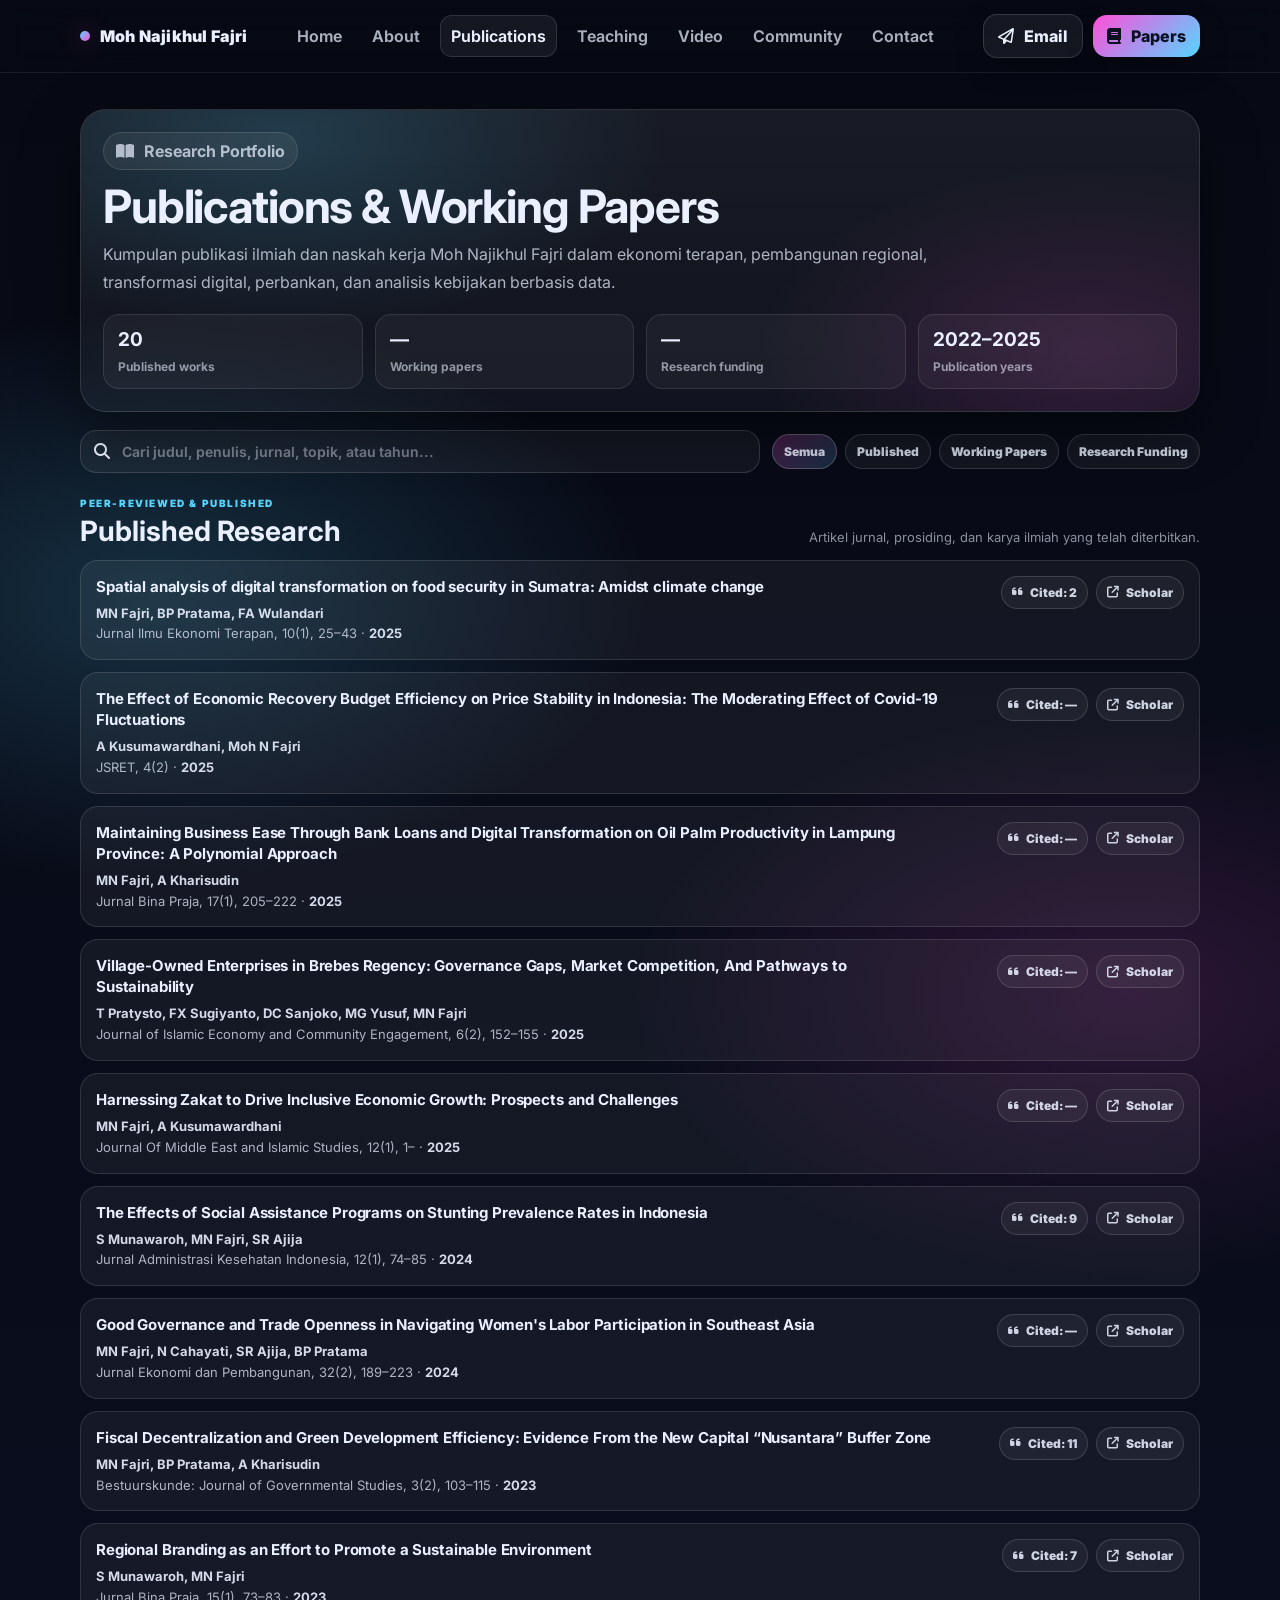
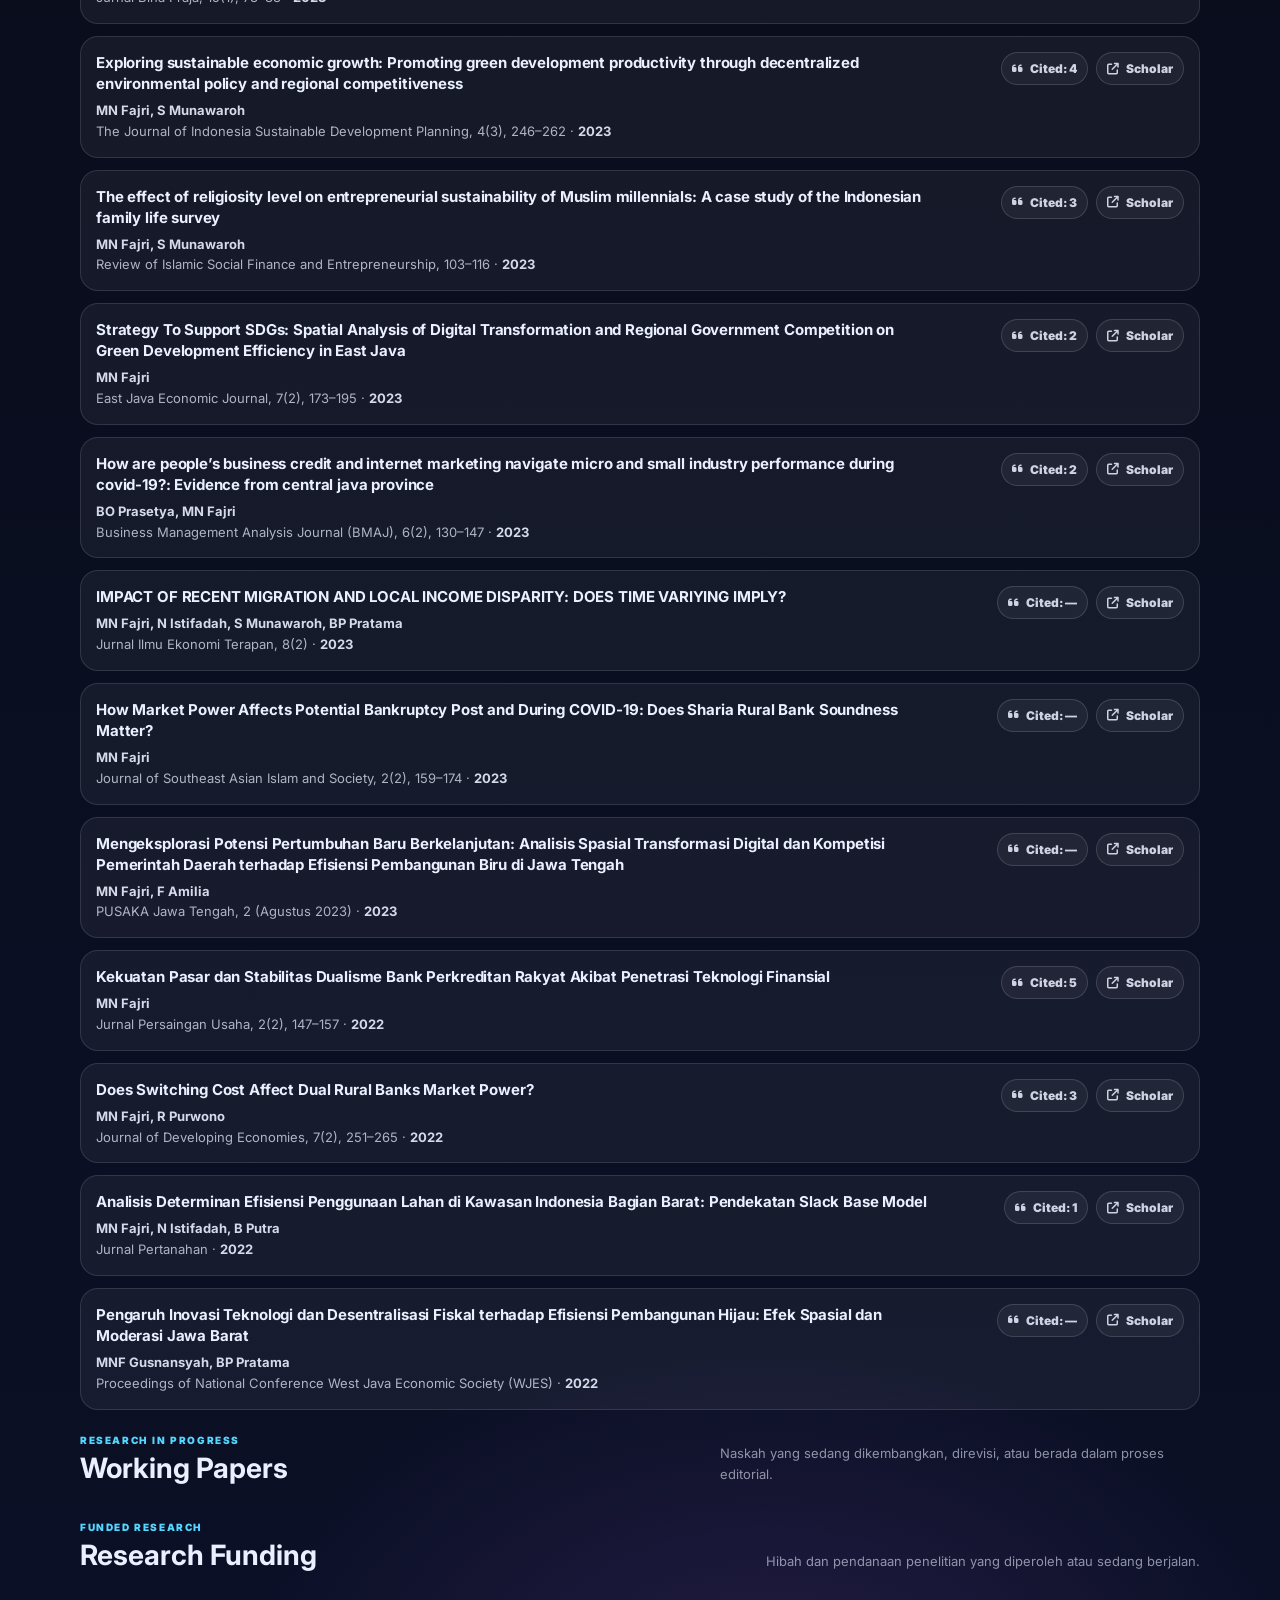
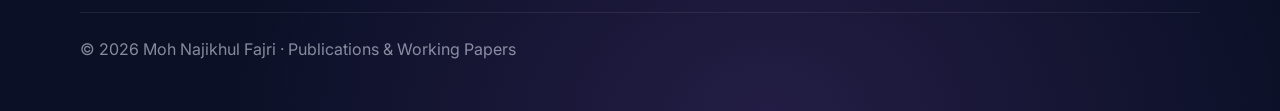
<file: publication.html>
<!doctype html>
<html lang="id">
<head>
  <meta charset="utf-8" />
  <meta name="viewport" content="width=device-width, initial-scale=1" />
  <meta name="description" content="Publications and Working Papers — Moh Najikhul Fajri" />
  <title>Publications & Working Papers | Moh Najikhul Fajri</title>

  <link rel="preconnect" href="https://fonts.googleapis.com">
  <link rel="preconnect" href="https://fonts.gstatic.com" crossorigin>
  <link href="https://fonts.googleapis.com/css2?family=Inter:wght@400;500;600;700;800;900&display=swap" rel="stylesheet">
  <link rel="stylesheet" href="https://cdnjs.cloudflare.com/ajax/libs/font-awesome/6.5.0/css/all.min.css"/>

  <style>
    :root{
      --bg0:#070A14;
      --bg1:#0B1026;
      --border:rgba(255,255,255,.12);
      --text:#EAF0FF;
      --muted:rgba(234,240,255,.72);
      --muted2:rgba(234,240,255,.58);
      --shadow:0 18px 60px rgba(0,0,0,.45);
      --a:#55D6FF;
      --b:#B66BFF;
      --c:#FF4FD8;
      --max:1120px;
    }

    *{ box-sizing:border-box; }
    html{ scroll-behavior:smooth; }
    body{
      margin:0;
      min-height:100svh;
      overflow-x:hidden;
      font-family:Inter,system-ui,-apple-system,Segoe UI,Roboto,Arial,sans-serif;
      color:var(--text);
      background:
        radial-gradient(900px 520px at 12% 18%,rgba(85,214,255,.18),transparent 55%),
        radial-gradient(900px 520px at 88% 30%,rgba(255,79,216,.14),transparent 55%),
        radial-gradient(1000px 700px at 60% 100%,rgba(182,107,255,.14),transparent 55%),
        linear-gradient(180deg,var(--bg0),var(--bg1));
    }

    a{ color:inherit; text-decoration:none; }
    .container{ width:min(var(--max),calc(100% - 40px)); margin:0 auto; }

    /* NAV */
    .nav{
      position:sticky;
      top:0;
      z-index:50;
      border-bottom:1px solid rgba(255,255,255,.08);
      background:linear-gradient(180deg,rgba(7,10,20,.78),rgba(7,10,20,.35));
      backdrop-filter:blur(12px);
    }
    .nav-inner{
      position:relative;
      display:flex;
      align-items:center;
      justify-content:space-between;
      gap:14px;
      padding:14px 0;
    }
    .brand{
      display:flex;
      align-items:center;
      gap:10px;
      min-width:0;
      max-width:calc(100% - 60px);
      font-weight:900;
      letter-spacing:.2px;
      user-select:none;
    }
    .brand span:last-child{
      font-size:clamp(13.5px,2vw,16px);
      line-height:1.15;
      white-space:nowrap;
    }
    .brand .dot{
      width:10px;
      height:10px;
      flex:0 0 10px;
      border-radius:999px;
      background:linear-gradient(135deg,var(--a),var(--c));
      box-shadow:0 0 24px rgba(255,79,216,.45);
    }
    .navlinks{
      display:flex;
      align-items:center;
      gap:10px;
      color:var(--muted);
      font-weight:650;
    }
    .navlinks a{
      padding:10px;
      border-radius:12px;
      transition:.2s ease;
    }
    .navlinks a:hover{
      color:var(--text);
      background:rgba(255,255,255,.06);
    }
    .navlinks a.active{
      color:var(--text);
      border:1px solid rgba(255,255,255,.12);
      background:rgba(255,255,255,.06);
    }
    .nav-cta{ display:flex; align-items:center; gap:10px; }
    .btn{
      display:inline-flex;
      align-items:center;
      justify-content:center;
      gap:10px;
      padding:11px 14px;
      border:1px solid rgba(255,255,255,.14);
      border-radius:14px;
      color:var(--text);
      background:rgba(255,255,255,.06);
      box-shadow:0 10px 28px rgba(0,0,0,.25);
      font-weight:800;
      white-space:nowrap;
      transition:transform .18s ease,background .18s ease,border-color .18s ease;
    }
    .btn:hover{
      transform:translateY(-1px);
      border-color:rgba(255,255,255,.20);
      background:rgba(255,255,255,.09);
    }
    .btn.primary{
      border:none;
      color:#081022;
      background:linear-gradient(135deg,var(--c),var(--a));
    }
    .hamburger{
      display:none;
      width:44px;
      height:44px;
      flex:0 0 44px;
      align-items:center;
      justify-content:center;
      flex-direction:column;
      gap:6px;
      padding:10px;
      border:1px solid rgba(255,255,255,.14);
      border-radius:14px;
      color:var(--text);
      background:rgba(255,255,255,.06);
      box-shadow:0 10px 28px rgba(0,0,0,.25);
      cursor:pointer;
      transition:background .18s ease,border-color .18s ease,transform .18s ease;
    }
    .hamburger:hover{
      transform:translateY(-1px);
      border-color:rgba(255,255,255,.22);
      background:rgba(255,255,255,.10);
    }
    .hamburger span{
      display:block;
      width:20px;
      height:2px;
      border-radius:99px;
      background:rgba(255,255,255,.9);
      transition:transform .2s ease,opacity .2s ease;
    }
    .hamburger[aria-expanded="true"] span:nth-child(1){ transform:translateY(8px) rotate(45deg); }
    .hamburger[aria-expanded="true"] span:nth-child(2){ opacity:0; }
    .hamburger[aria-expanded="true"] span:nth-child(3){ transform:translateY(-8px) rotate(-45deg); }

    /* PAGE */
    .page{ padding:36px 0 12px; }
    .hero-card{
      position:relative;
      overflow:hidden;
      padding:22px;
      border:1px solid var(--border);
      border-radius:26px;
      background:linear-gradient(180deg,rgba(255,255,255,.07),rgba(255,255,255,.04));
      box-shadow:var(--shadow);
    }
    .hero-card::before{
      content:"";
      position:absolute;
      inset:-2px;
      z-index:0;
      pointer-events:none;
      background:
        radial-gradient(700px 350px at 18% 10%,rgba(85,214,255,.18),transparent 55%),
        radial-gradient(600px 340px at 90% 80%,rgba(255,79,216,.14),transparent 55%);
    }
    .hero-card > *{ position:relative; z-index:1; }
    .kicker{
      display:inline-flex;
      align-items:center;
      gap:10px;
      padding:8px 12px;
      border:1px solid var(--border);
      border-radius:999px;
      color:var(--muted);
      background:rgba(255,255,255,.06);
      font-weight:700;
    }
    h1{
      margin:12px 0 8px;
      font-size:clamp(28px,4vw,46px);
      line-height:1.08;
      letter-spacing:-.025em;
    }
    .sub{
      max-width:86ch;
      margin:0;
      color:var(--muted);
      line-height:1.75;
    }
    .stats{
      display:grid;
      grid-template-columns:repeat(4,minmax(0,1fr));
      gap:12px;
      margin-top:18px;
    }
    .stat{
      padding:13px 14px;
      border:1px solid rgba(255,255,255,.10);
      border-radius:16px;
      background:rgba(255,255,255,.045);
    }
    .stat strong{
      display:block;
      margin-bottom:4px;
      font-size:19px;
    }
    .stat span{ color:var(--muted2); font-size:12px; font-weight:700; }

    .controls{
      display:flex;
      align-items:center;
      justify-content:space-between;
      gap:12px;
      margin:18px 0 14px;
    }
    .search{
      display:flex;
      flex:1 1 360px;
      align-items:center;
      gap:10px;
      min-width:260px;
      padding:11px 13px;
      border:1px solid rgba(255,255,255,.14);
      border-radius:16px;
      background:rgba(255,255,255,.05);
    }
    .search input{
      width:100%;
      border:none;
      outline:none;
      color:var(--text);
      background:transparent;
      font:650 14px Inter,sans-serif;
    }
    .search input::placeholder{ color:rgba(234,240,255,.45); }
    .filters{ display:flex; flex-wrap:wrap; justify-content:flex-end; gap:8px; }
    .filter{
      padding:9px 11px;
      border:1px solid rgba(255,255,255,.14);
      border-radius:999px;
      color:rgba(234,240,255,.86);
      background:rgba(255,255,255,.05);
      font:900 12px Inter,sans-serif;
      white-space:nowrap;
      cursor:pointer;
      transition:.15s ease;
    }
    .filter.active{
      border-color:rgba(255,255,255,.22);
      background:linear-gradient(135deg,rgba(255,79,216,.25),rgba(85,214,255,.18));
    }

    .collection{ margin-top:24px; }
    .collection-head{
      display:flex;
      align-items:flex-end;
      justify-content:space-between;
      gap:16px;
      margin-bottom:12px;
    }
    .eyebrow{
      display:block;
      margin-bottom:5px;
      color:var(--a);
      font-size:10px;
      font-weight:900;
      letter-spacing:.16em;
    }
    .collection h2{ margin:0; font-size:clamp(21px,3vw,28px); }
    .collection-head p{ max-width:60ch; margin:0; color:var(--muted2); font-size:13px; line-height:1.6; }
    .list{ display:grid; gap:12px; }
    .paper{
      display:grid;
      grid-template-columns:minmax(0,1fr) auto;
      align-items:start;
      gap:16px;
      padding:15px;
      border:1px solid rgba(255,255,255,.12);
      border-radius:18px;
      background:rgba(255,255,255,.05);
      transition:transform .16s ease,background .16s ease,border-color .16s ease;
    }
    .paper:hover{
      transform:translateY(-1px);
      border-color:rgba(255,255,255,.18);
      background:rgba(255,255,255,.07);
    }
    .paper h3{
      margin:0 0 6px;
      font-size:15px;
      line-height:1.4;
      letter-spacing:-.01em;
    }
    .paper-meta{ color:var(--muted); font-size:13px; line-height:1.6; }
    .paper-meta b{ color:rgba(234,240,255,.9); }
    .paper-actions{
      display:flex;
      align-items:center;
      justify-content:flex-end;
      flex-wrap:wrap;
      gap:8px;
      min-width:230px;
    }
    .tag,.linkbtn{
      display:inline-flex;
      align-items:center;
      gap:7px;
      padding:8px 10px;
      border:1px solid rgba(255,255,255,.14);
      border-radius:999px;
      color:rgba(234,240,255,.86);
      background:rgba(255,255,255,.05);
      font-size:12px;
      font-weight:900;
      white-space:nowrap;
    }
    .linkbtn{ transition:.15s ease; }
    .linkbtn:hover{ transform:translateY(-1px); background:rgba(255,255,255,.10); }
    .empty{
      padding:22px;
      border:1px dashed rgba(255,255,255,.18);
      border-radius:20px;
      color:var(--muted);
      background:rgba(255,255,255,.035);
      line-height:1.7;
    }
    .empty strong{ display:block; margin-bottom:5px; color:var(--text); }
    .hidden{ display:none !important; }
    footer{
      margin-top:28px;
      padding:26px 0 40px;
      border-top:1px solid rgba(255,255,255,.08);
      color:rgba(234,240,255,.55);
    }

    @media (max-width:980px){
      .nav-cta{ display:none; }
      .hamburger{ display:flex; }
      .navlinks{
        position:absolute;
        top:calc(100% + 10px);
        right:0;
        display:none;
        width:min(390px,100%);
        max-height:calc(100svh - 90px);
        overflow-y:auto;
        flex-direction:column;
        align-items:stretch;
        gap:7px;
        padding:12px;
        border:1px solid rgba(255,255,255,.14);
        border-radius:20px;
        background:linear-gradient(180deg,rgba(11,16,38,.98),rgba(7,10,20,.96));
        box-shadow:0 24px 70px rgba(0,0,0,.55);
        backdrop-filter:blur(18px);
      }
      .navlinks.open{ display:flex; animation:menuIn .18s ease both; }
      .navlinks a{
        display:flex;
        align-items:center;
        min-height:46px;
        padding:12px 14px;
        border:1px solid rgba(255,255,255,.09);
        background:rgba(255,255,255,.045);
      }
      .navlinks a:hover{
        border-color:rgba(255,255,255,.16);
        background:rgba(255,255,255,.09);
      }
      .navlinks a.active{
        border-color:rgba(255,255,255,.20);
        background:linear-gradient(135deg,rgba(255,79,216,.20),rgba(85,214,255,.14));
      }
    }
    @keyframes menuIn{
      from{ opacity:0; transform:translateY(-8px) scale(.98); }
      to{ opacity:1; transform:translateY(0) scale(1); }
    }
    @media (max-width:720px){
      .stats{ grid-template-columns:repeat(2,minmax(0,1fr)); }
      .controls{ align-items:stretch; flex-direction:column; }
      .search{ flex-basis:auto; min-width:100%; }
      .filters{
        flex-wrap:nowrap;
        justify-content:flex-start;
        width:100%;
        overflow-x:auto;
        padding-bottom:4px;
      }
      .paper{ grid-template-columns:1fr; }
      .paper-actions{ justify-content:flex-start; min-width:0; }
      .collection-head{ align-items:flex-start; flex-direction:column; gap:5px; }
    }
    @media (max-width:560px){
      .container{ width:min(var(--max),calc(100% - 28px)); }
      .brand{ gap:8px; }
      .brand span:last-child{ font-size:clamp(12.5px,4vw,14px); }
      .page{ padding-top:24px; }
      .hero-card{ padding:17px; border-radius:22px; }
      .stats{ grid-template-columns:1fr; gap:8px; }
      .navlinks{ width:100%; }
    }
    @media (prefers-reduced-motion:reduce){
      .navlinks.open{ animation:none; }
    }
  </style>
</head>

<body>
  <header class="nav">
    <div class="container nav-inner">
      <a class="brand" href="index.html" aria-label="Moh Najikhul Fajri — Home">
        <span class="dot" aria-hidden="true"></span>
        <span>Moh Najikhul Fajri</span>
      </a>

      <button class="hamburger" id="ham" type="button"
              aria-label="Buka menu navigasi"
              aria-controls="navlinks"
              aria-expanded="false">
        <span></span><span></span><span></span>
      </button>

      <nav class="navlinks" id="navlinks" aria-label="Primary navigation">
        <a href="index.html">Home</a>
        <a href="index.html#about">About</a>
        <a class="active" href="publications.html">Publications</a>
        <a href="teaching.html">Teaching</a>
        <a href="video.html">Video</a>
        <a href="index.html#community">Community</a>
        <a href="index.html#contact">Contact</a>
      </nav>

      <div class="nav-cta">
        <a class="btn" href="mailto:fajrijikhul@lecturer.undip.ac.id"><i class="fa-regular fa-paper-plane"></i> Email</a>
        <a class="btn primary" href="#published"><i class="fa-solid fa-book"></i> Papers</a>
      </div>
    </div>
  </header>

  <main class="container page">
    <section class="hero-card">
      <div class="kicker"><i class="fa-solid fa-book-open"></i> Research Portfolio</div>
      <h1>Publications & Working Papers</h1>
      <p class="sub">
        Kumpulan publikasi ilmiah dan naskah kerja Moh Najikhul Fajri dalam ekonomi terapan,
        pembangunan regional, transformasi digital, perbankan, dan analisis kebijakan berbasis data.
      </p>
      <div class="stats" aria-label="Ringkasan koleksi">
        <div class="stat"><strong id="publishedCount">0</strong><span>Published works</span></div>
        <div class="stat"><strong id="workingCount">0</strong><span>Working papers</span></div>
        <div class="stat"><strong id="fundingCount">0</strong><span>Research funding</span></div>
        <div class="stat"><strong id="yearRange">—</strong><span>Publication years</span></div>
      </div>
    </section>

    <div class="controls">
      <label class="search">
        <i class="fa-solid fa-magnifying-glass" aria-hidden="true"></i>
        <input id="q" type="search" placeholder="Cari judul, penulis, jurnal, topik, atau tahun..." autocomplete="off" />
      </label>
      <div class="filters" aria-label="Filter koleksi">
        <button class="filter active" type="button" data-filter="all">Semua</button>
        <button class="filter" type="button" data-filter="published">Published</button>
        <button class="filter" type="button" data-filter="working">Working Papers</button>
        <button class="filter" type="button" data-filter="funding">Research Funding</button>
      </div>
    </div>

    <section class="collection" id="published" data-collection="published">
      <div class="collection-head">
        <div>
          <span class="eyebrow">PEER-REVIEWED & PUBLISHED</span>
          <h2>Published Research</h2>
        </div>
        <p>Artikel jurnal, prosiding, dan karya ilmiah yang telah diterbitkan.</p>
      </div>
      <div class="list" id="publishedList" aria-live="polite"></div>
    </section>

    <section class="collection" id="working-papers" data-collection="working">
      <div class="collection-head">
        <div>
          <span class="eyebrow">RESEARCH IN PROGRESS</span>
          <h2>Working Papers</h2>
        </div>
        <p>Naskah yang sedang dikembangkan, direvisi, atau berada dalam proses editorial.</p>
      </div>
      <div class="list" id="workingList" aria-live="polite"></div>
    </section>

    <section class="collection" id="research-funding" data-collection="funding">
      <div class="collection-head">
        <div>
          <span class="eyebrow">FUNDED RESEARCH</span>
          <h2>Research Funding</h2>
        </div>
        <p>Hibah dan pendanaan penelitian yang diperoleh atau sedang berjalan.</p>
      </div>
      <div class="list" id="fundingList" aria-live="polite"></div>
    </section>

    <footer>© <span id="year"></span> Moh Najikhul Fajri · Publications & Working Papers</footer>
  </main>

  <script>
    const publications = [
      {title:"Fiscal Decentralization and Green Development Efficiency: Evidence From the New Capital “Nusantara” Buffer Zone",authors:"MN Fajri, BP Pratama, A Kharisudin",venue:"Bestuurskunde: Journal of Governmental Studies, 3(2), 103–115",year:2023,cited:11,links:[{label:"Scholar",url:"https://scholar.google.com/citations?user=nzzi2AYAAAAJ&hl=id&oi=ao"}]},
      {title:"The Effects of Social Assistance Programs on Stunting Prevalence Rates in Indonesia",authors:"S Munawaroh, MN Fajri, SR Ajija",venue:"Jurnal Administrasi Kesehatan Indonesia, 12(1), 74–85",year:2024,cited:9,links:[{label:"Scholar",url:"https://scholar.google.com/citations?user=nzzi2AYAAAAJ&hl=id&oi=ao"}]},
      {title:"Regional Branding as an Effort to Promote a Sustainable Environment",authors:"S Munawaroh, MN Fajri",venue:"Jurnal Bina Praja, 15(1), 73–83",year:2023,cited:7,links:[{label:"Scholar",url:"https://scholar.google.com/citations?user=nzzi2AYAAAAJ&hl=id&oi=ao"}]},
      {title:"Kekuatan Pasar dan Stabilitas Dualisme Bank Perkreditan Rakyat Akibat Penetrasi Teknologi Finansial",authors:"MN Fajri",venue:"Jurnal Persaingan Usaha, 2(2), 147–157",year:2022,cited:5,links:[{label:"Scholar",url:"https://scholar.google.com/citations?user=nzzi2AYAAAAJ&hl=id&oi=ao"}]},
      {title:"Exploring sustainable economic growth: Promoting green development productivity through decentralized environmental policy and regional competitiveness",authors:"MN Fajri, S Munawaroh",venue:"The Journal of Indonesia Sustainable Development Planning, 4(3), 246–262",year:2023,cited:4,links:[{label:"Scholar",url:"https://scholar.google.com/citations?user=nzzi2AYAAAAJ&hl=id&oi=ao"}]},
      {title:"The effect of religiosity level on entrepreneurial sustainability of Muslim millennials: A case study of the Indonesian family life survey",authors:"MN Fajri, S Munawaroh",venue:"Review of Islamic Social Finance and Entrepreneurship, 103–116",year:2023,cited:3,links:[{label:"Scholar",url:"https://scholar.google.com/citations?user=nzzi2AYAAAAJ&hl=id&oi=ao"}]},
      {title:"Does Switching Cost Affect Dual Rural Banks Market Power?",authors:"MN Fajri, R Purwono",venue:"Journal of Developing Economies, 7(2), 251–265",year:2022,cited:3,links:[{label:"Scholar",url:"https://scholar.google.com/citations?user=nzzi2AYAAAAJ&hl=id&oi=ao"}]},
      {title:"Spatial analysis of digital transformation on food security in Sumatra: Amidst climate change",authors:"MN Fajri, BP Pratama, FA Wulandari",venue:"Jurnal Ilmu Ekonomi Terapan, 10(1), 25–43",year:2025,cited:2,links:[{label:"Scholar",url:"https://scholar.google.com/citations?user=nzzi2AYAAAAJ&hl=id&oi=ao"}]},
      {title:"Strategy To Support SDGs: Spatial Analysis of Digital Transformation and Regional Government Competition on Green Development Efficiency in East Java",authors:"MN Fajri",venue:"East Java Economic Journal, 7(2), 173–195",year:2023,cited:2,links:[{label:"Scholar",url:"https://scholar.google.com/citations?user=nzzi2AYAAAAJ&hl=id&oi=ao"}]},
      {title:"How are people’s business credit and internet marketing navigate micro and small industry performance during covid-19?: Evidence from central java province",authors:"BO Prasetya, MN Fajri",venue:"Business Management Analysis Journal (BMAJ), 6(2), 130–147",year:2023,cited:2,links:[{label:"Scholar",url:"https://scholar.google.com/citations?user=nzzi2AYAAAAJ&hl=id&oi=ao"}]},
      {title:"Analisis Determinan Efisiensi Penggunaan Lahan di Kawasan Indonesia Bagian Barat: Pendekatan Slack Base Model",authors:"MN Fajri, N Istifadah, B Putra",venue:"Jurnal Pertanahan",year:2022,cited:1,links:[{label:"Scholar",url:"https://scholar.google.com/citations?user=nzzi2AYAAAAJ&hl=id&oi=ao"}]},
      {title:"The Effect of Economic Recovery Budget Efficiency on Price Stability in Indonesia: The Moderating Effect of Covid-19 Fluctuations",authors:"A Kusumawardhani, Moh N Fajri",venue:"JSRET, 4(2)",year:2025,cited:null,links:[{label:"Scholar",url:"https://scholar.google.com/citations?user=nzzi2AYAAAAJ&hl=id&oi=ao"}]},
      {title:"Maintaining Business Ease Through Bank Loans and Digital Transformation on Oil Palm Productivity in Lampung Province: A Polynomial Approach",authors:"MN Fajri, A Kharisudin",venue:"Jurnal Bina Praja, 17(1), 205–222",year:2025,cited:null,links:[{label:"Scholar",url:"https://scholar.google.com/citations?user=nzzi2AYAAAAJ&hl=id&oi=ao"}]},
      {title:"Good Governance and Trade Openness in Navigating Women's Labor Participation in Southeast Asia",authors:"MN Fajri, N Cahayati, SR Ajija, BP Pratama",venue:"Jurnal Ekonomi dan Pembangunan, 32(2), 189–223",year:2024,cited:null,links:[{label:"Scholar",url:"https://scholar.google.com/citations?user=nzzi2AYAAAAJ&hl=id&oi=ao"}]},
      {title:"IMPACT OF RECENT MIGRATION AND LOCAL INCOME DISPARITY: DOES TIME VARIYING IMPLY?",authors:"MN Fajri, N Istifadah, S Munawaroh, BP Pratama",venue:"Jurnal Ilmu Ekonomi Terapan, 8(2)",year:2023,cited:null,links:[{label:"Scholar",url:"https://scholar.google.com/citations?user=nzzi2AYAAAAJ&hl=id&oi=ao"}]},
      {title:"How Market Power Affects Potential Bankruptcy Post and During COVID-19: Does Sharia Rural Bank Soundness Matter?",authors:"MN Fajri",venue:"Journal of Southeast Asian Islam and Society, 2(2), 159–174",year:2023,cited:null,links:[{label:"Scholar",url:"https://scholar.google.com/citations?user=nzzi2AYAAAAJ&hl=id&oi=ao"}]},
      {title:"Mengeksplorasi Potensi Pertumbuhan Baru Berkelanjutan: Analisis Spasial Transformasi Digital dan Kompetisi Pemerintah Daerah terhadap Efisiensi Pembangunan Biru di Jawa Tengah",authors:"MN Fajri, F Amilia",venue:"PUSAKA Jawa Tengah, 2 (Agustus 2023)",year:2023,cited:null,links:[{label:"Scholar",url:"https://scholar.google.com/citations?user=nzzi2AYAAAAJ&hl=id&oi=ao"}]},
      {title:"Pengaruh Inovasi Teknologi dan Desentralisasi Fiskal terhadap Efisiensi Pembangunan Hijau: Efek Spasial dan Moderasi Jawa Barat",authors:"MNF Gusnansyah, BP Pratama",venue:"Proceedings of National Conference West Java Economic Society (WJES)",year:2022,cited:null,links:[{label:"Scholar",url:"https://scholar.google.com/citations?user=nzzi2AYAAAAJ&hl=id&oi=ao"}]},
      {title:"Village-Owned Enterprises in Brebes Regency: Governance Gaps, Market Competition, And Pathways to Sustainability",authors:"T Pratysto, FX Sugiyanto, DC Sanjoko, MG Yusuf, MN Fajri",venue:"Journal of Islamic Economy and Community Engagement, 6(2), 152–155",year:2025,cited:null,links:[{label:"Scholar",url:"https://scholar.google.com/citations?user=nzzi2AYAAAAJ&hl=id&oi=ao"}]},
      {title:"Harnessing Zakat to Drive Inclusive Economic Growth: Prospects and Challenges",authors:"MN Fajri, A Kusumawardhani",venue:"Journal Of Middle East and Islamic Studies, 12(1), 1–",year:2025,cited:null,links:[{label:"Scholar",url:"https://scholar.google.com/citations?user=nzzi2AYAAAAJ&hl=id&oi=ao"}]}
    ];

    // Tambahkan working paper yang sudah siap diumumkan ke dalam array ini.
    // Format: {title, authors, status, year, abstract, links:[{label,url}]}
    const workingPapers = [];

    // Tambahkan pendanaan penelitian yang sudah siap diumumkan ke dalam array ini.
    // Format: {title, funder, scheme, year, status, links:[{label,url}]}
    const researchFunding = [];

    const publishedList = document.getElementById("publishedList");
    const workingList = document.getElementById("workingList");
    const fundingList = document.getElementById("fundingList");
    const qEl = document.getElementById("q");
    const filters = Array.from(document.querySelectorAll(".filter"));
    const collections = Array.from(document.querySelectorAll("[data-collection]"));
    let activeFilter = "all";

    function norm(value){ return String(value || "").toLowerCase(); }
    function paperBlob(item){
      return norm([item.title,item.authors,item.venue,item.funder,item.scheme,item.status,item.year,item.abstract].join(" "));
    }
    function externalLinks(links){
      return (links || []).map(link => `
        <a class="linkbtn" href="${link.url}" target="_blank" rel="noopener">
          <i class="fa-solid fa-arrow-up-right-from-square"></i> ${link.label}
        </a>`).join("");
    }
    function renderPublished(items){
      if(!items.length){
        publishedList.innerHTML = `<div class="empty"><strong>Tidak ada publikasi yang sesuai.</strong>Coba gunakan kata kunci lain.</div>`;
        return;
      }
      publishedList.innerHTML = items.map(paper => `
        <article class="paper">
          <div>
            <h3>${paper.title}</h3>
            <div class="paper-meta"><b>${paper.authors}</b><br>${paper.venue} · <b>${paper.year}</b></div>
          </div>
          <div class="paper-actions">
            <span class="tag"><i class="fa-solid fa-quote-left"></i> Cited: ${paper.cited ?? "—"}</span>
            ${externalLinks(paper.links)}
          </div>
        </article>`).join("");
    }
    function renderWorking(items){
      if(!items.length){
        workingList.innerHTML = "";
        return;
      }
      workingList.innerHTML = items.map(paper => `
        <article class="paper">
          <div>
            <h3>${paper.title}</h3>
            <div class="paper-meta"><b>${paper.authors}</b><br>${paper.abstract || ""}</div>
          </div>
          <div class="paper-actions">
            <span class="tag"><i class="fa-regular fa-file-lines"></i> ${paper.status || "Working Paper"}</span>
            ${paper.year ? `<span class="tag">${paper.year}</span>` : ""}
            ${externalLinks(paper.links)}
          </div>
        </article>`).join("");
    }
    function renderFunding(items){
      if(!items.length){
        fundingList.innerHTML = "";
        return;
      }
      fundingList.innerHTML = items.map(project => `
        <article class="paper">
          <div>
            <h3>${project.title}</h3>
            <div class="paper-meta">
              <b>${project.funder || ""}</b>
              ${project.scheme ? `<br>${project.scheme}` : ""}
            </div>
          </div>
          <div class="paper-actions">
            ${project.status ? `<span class="tag"><i class="fa-solid fa-seedling"></i> ${project.status}</span>` : ""}
            ${project.year ? `<span class="tag">${project.year}</span>` : ""}
            ${externalLinks(project.links)}
          </div>
        </article>`).join("");
    }
    function render(){
      const query = norm(qEl.value);
      const publishedItems = publications
        .filter(item => paperBlob(item).includes(query))
        .sort((a,b) => (b.year-a.year) || ((b.cited || 0)-(a.cited || 0)));
      const workingItems = workingPapers
        .filter(item => paperBlob(item).includes(query))
        .sort((a,b) => (b.year || 0)-(a.year || 0));
      const fundingItems = researchFunding
        .filter(item => paperBlob(item).includes(query))
        .sort((a,b) => (b.year || 0)-(a.year || 0));

      collections.forEach(section => {
        section.classList.toggle("hidden", activeFilter !== "all" && section.dataset.collection !== activeFilter);
      });
      renderPublished(publishedItems);
      renderWorking(workingItems);
      renderFunding(fundingItems);
    }

    filters.forEach(button => {
      button.addEventListener("click", () => {
        filters.forEach(item => item.classList.remove("active"));
        button.classList.add("active");
        activeFilter = button.dataset.filter;
        render();
      });
    });
    qEl.addEventListener("input", render);

    const years = publications.map(item => item.year).filter(Boolean);
    document.getElementById("publishedCount").textContent = publications.length;
    document.getElementById("workingCount").textContent = workingPapers.length || "—";
    document.getElementById("fundingCount").textContent = researchFunding.length || "—";
    document.getElementById("yearRange").textContent = years.length ? `${Math.min(...years)}–${Math.max(...years)}` : "—";
    document.getElementById("year").textContent = new Date().getFullYear();

    const ham = document.getElementById("ham");
    const navlinks = document.getElementById("navlinks");
    function closeMenu(){
      if(!ham || !navlinks) return;
      navlinks.classList.remove("open");
      ham.setAttribute("aria-expanded","false");
      ham.setAttribute("aria-label","Buka menu navigasi");
    }
    if(ham && navlinks){
      ham.addEventListener("click",() => {
        const isOpen = navlinks.classList.toggle("open");
        ham.setAttribute("aria-expanded",String(isOpen));
        ham.setAttribute("aria-label",isOpen ? "Tutup menu navigasi" : "Buka menu navigasi");
      });
      navlinks.querySelectorAll("a").forEach(link => link.addEventListener("click",closeMenu));
      document.addEventListener("click",event => {
        if(!navlinks.contains(event.target) && !ham.contains(event.target)) closeMenu();
      });
      document.addEventListener("keydown",event => {
        if(event.key === "Escape"){ closeMenu(); ham.focus(); }
      });
      window.addEventListener("resize",() => {
        if(window.innerWidth > 980) closeMenu();
      });
    }

    render();
  </script>
</body>
</html>
</file>
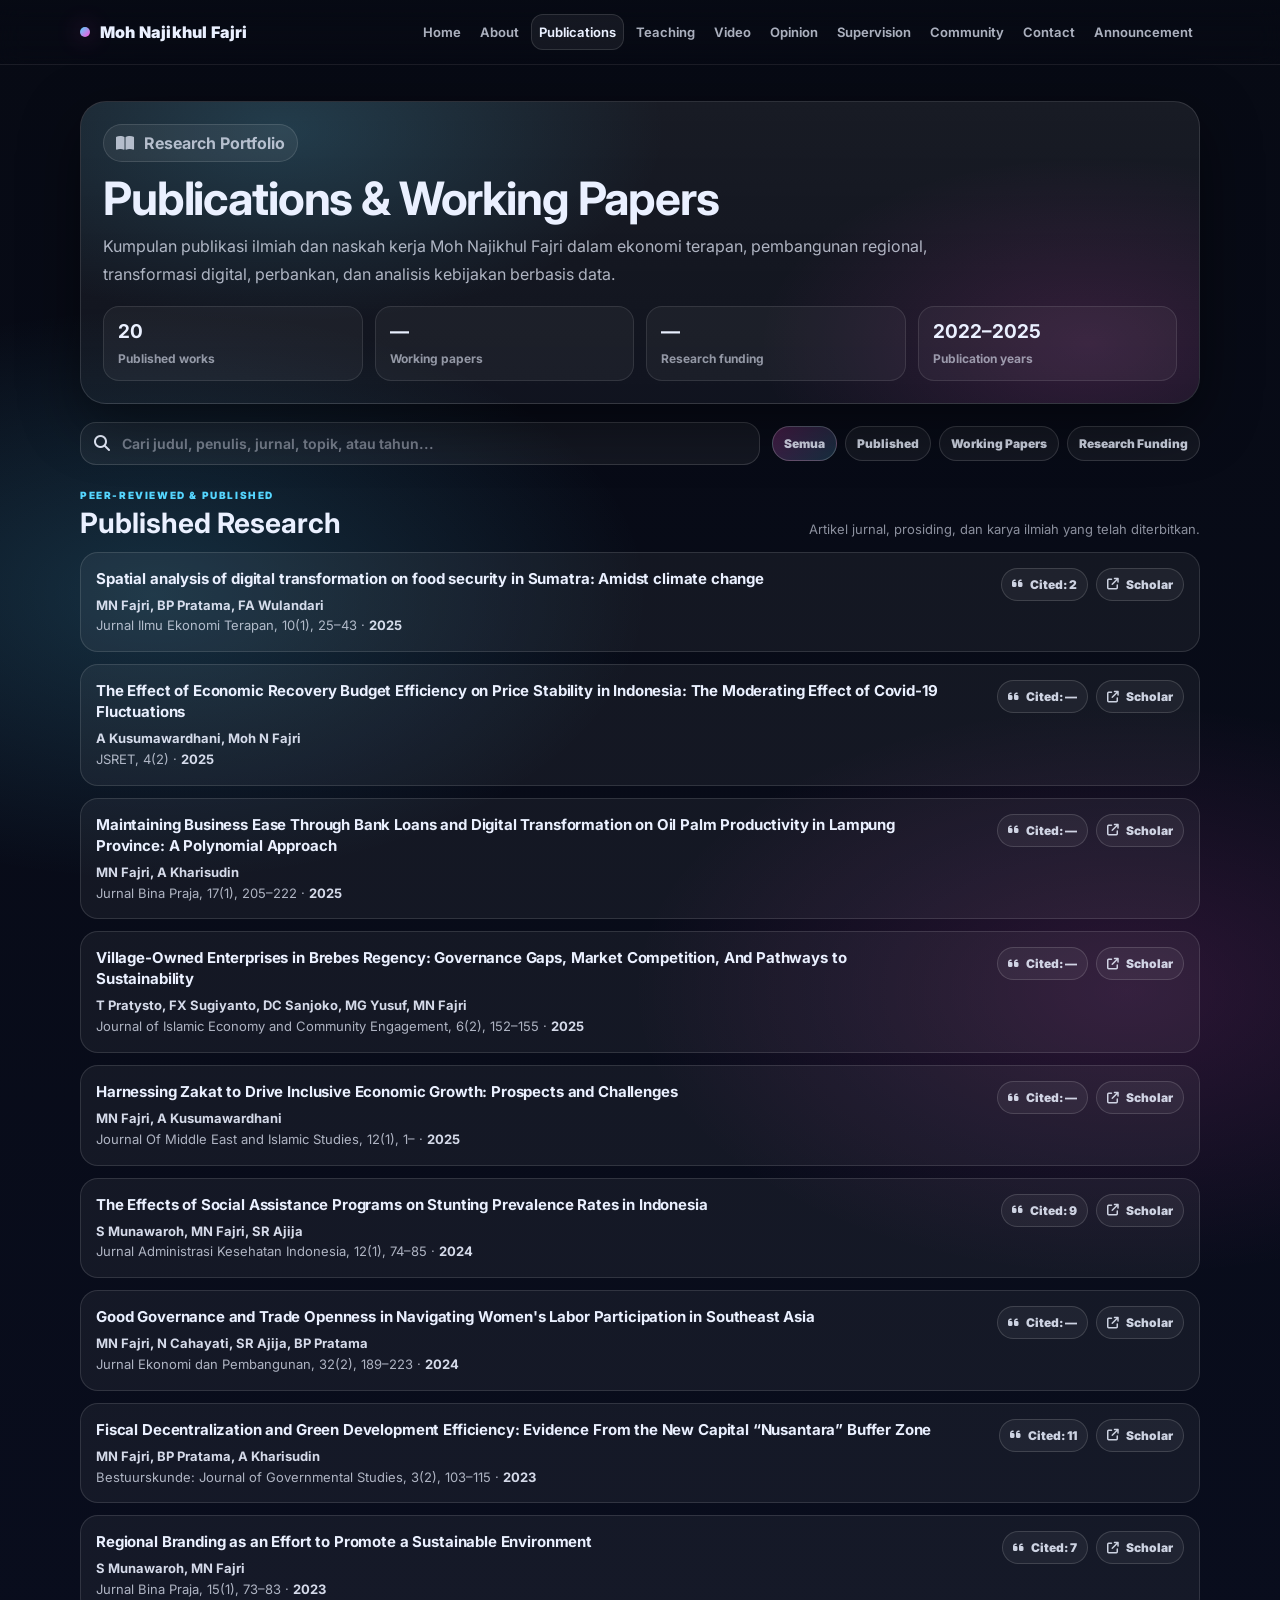
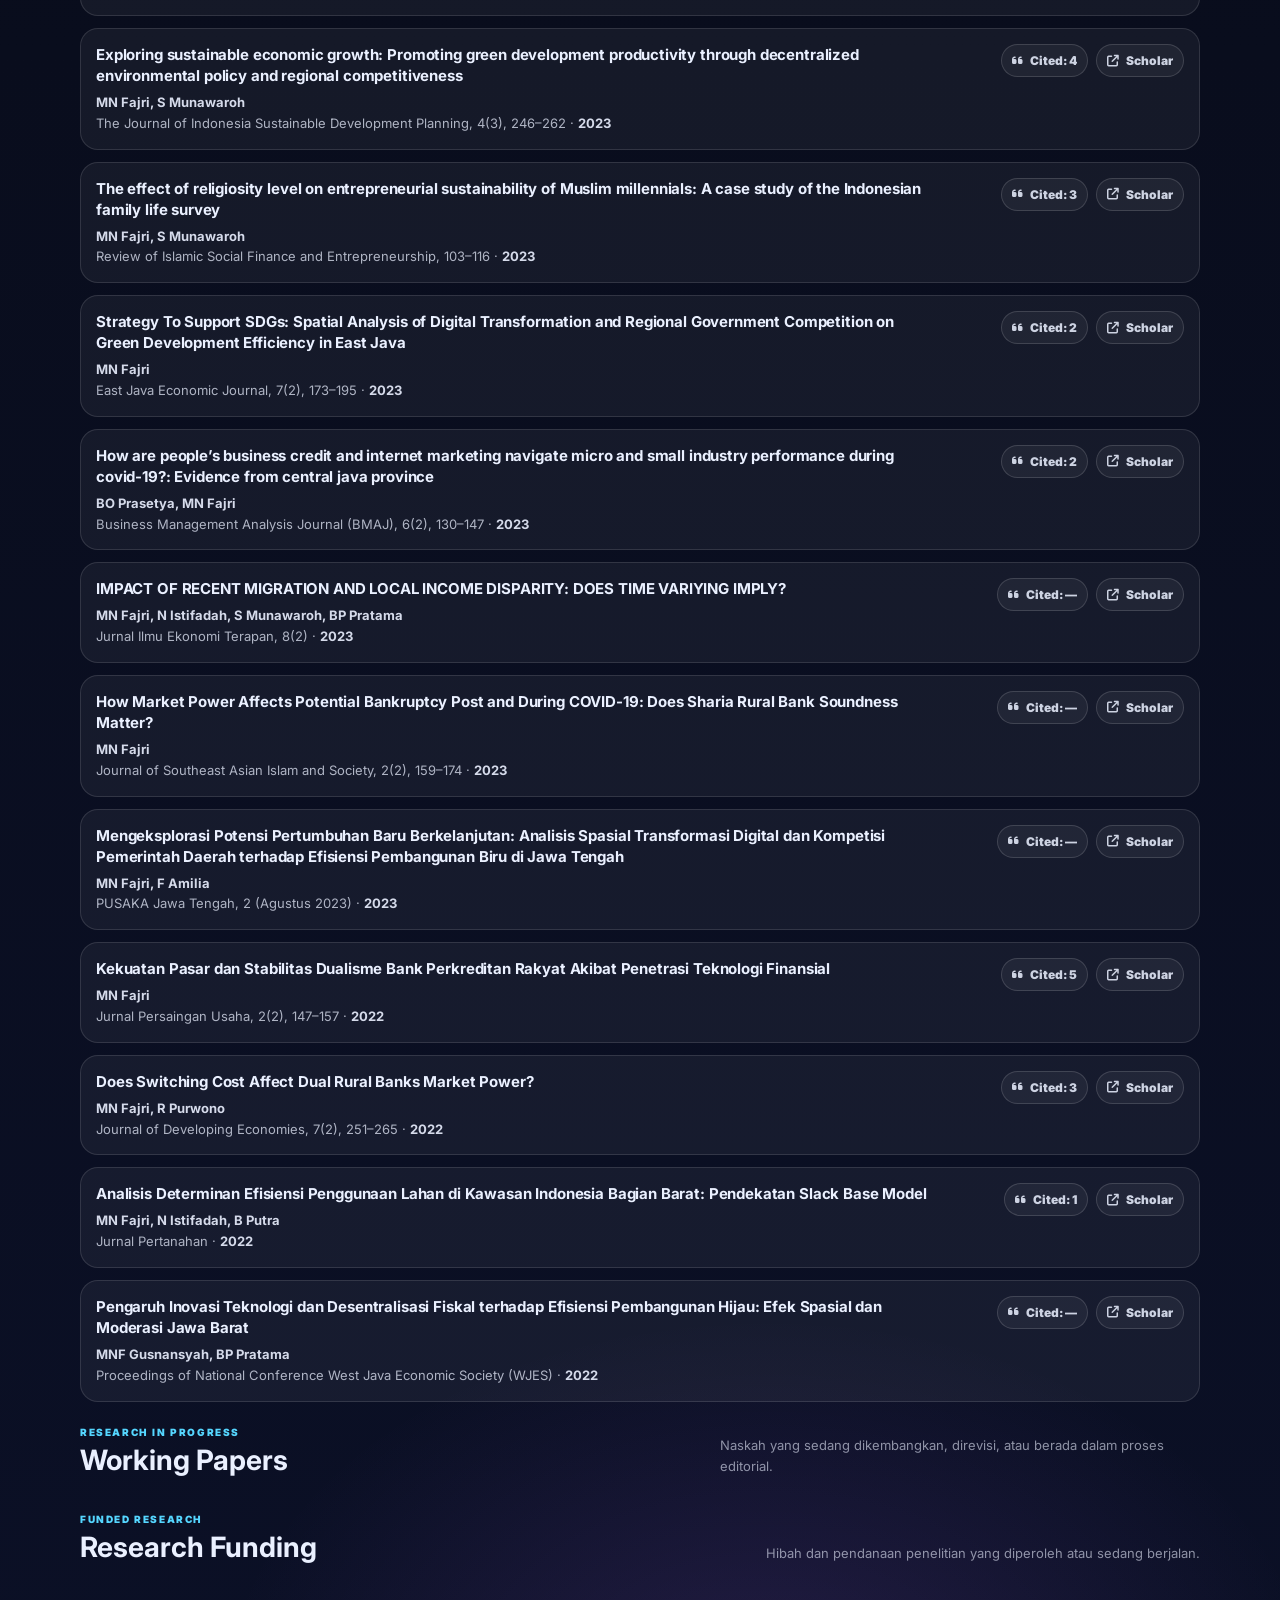
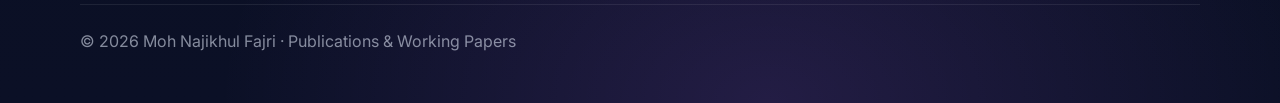
<file: publications.html>
<!doctype html>
<html lang="id">
<head>
  <meta charset="utf-8" />
  <meta name="viewport" content="width=device-width, initial-scale=1" />
  <meta name="description" content="Publications and Working Papers — Moh Najikhul Fajri" />
  <title>Publications & Working Papers | Moh Najikhul Fajri</title>

  <link rel="preconnect" href="https://fonts.googleapis.com">
  <link rel="preconnect" href="https://fonts.gstatic.com" crossorigin>
  <link href="https://fonts.googleapis.com/css2?family=Inter:wght@400;500;600;700;800;900&display=swap" rel="stylesheet">
  <link rel="stylesheet" href="https://cdnjs.cloudflare.com/ajax/libs/font-awesome/6.5.0/css/all.min.css"/>

  <style>
    :root{
      --bg0:#070A14;
      --bg1:#0B1026;
      --border:rgba(255,255,255,.12);
      --text:#EAF0FF;
      --muted:rgba(234,240,255,.72);
      --muted2:rgba(234,240,255,.58);
      --shadow:0 18px 60px rgba(0,0,0,.45);
      --a:#55D6FF;
      --b:#B66BFF;
      --c:#FF4FD8;
      --max:1120px;
    }

    *{ box-sizing:border-box; }
    html{ scroll-behavior:smooth; }
    body{
      margin:0;
      min-height:100svh;
      overflow-x:hidden;
      font-family:Inter,system-ui,-apple-system,Segoe UI,Roboto,Arial,sans-serif;
      color:var(--text);
      background:
        radial-gradient(900px 520px at 12% 18%,rgba(85,214,255,.18),transparent 55%),
        radial-gradient(900px 520px at 88% 30%,rgba(255,79,216,.14),transparent 55%),
        radial-gradient(1000px 700px at 60% 100%,rgba(182,107,255,.14),transparent 55%),
        linear-gradient(180deg,var(--bg0),var(--bg1));
    }

    a{ color:inherit; text-decoration:none; }
    .container{ width:min(var(--max),calc(100% - 40px)); margin:0 auto; }

    /* NAV */
    .nav{
      position:sticky;
      top:0;
      z-index:50;
      border-bottom:1px solid rgba(255,255,255,.08);
      background:linear-gradient(180deg,rgba(7,10,20,.78),rgba(7,10,20,.35));
      backdrop-filter:blur(12px);
    }
    .nav-inner{
      position:relative;
      display:flex;
      align-items:center;
      justify-content:space-between;
      gap:14px;
      padding:14px 0;
    }
    .brand{
      display:flex;
      align-items:center;
      gap:10px;
      min-width:0;
      max-width:calc(100% - 60px);
      font-weight:900;
      letter-spacing:.2px;
      user-select:none;
    }
    .brand span:last-child{
      font-size:clamp(13.5px,2vw,16px);
      line-height:1.15;
      white-space:nowrap;
    }
    .brand .dot{
      width:10px;
      height:10px;
      flex:0 0 10px;
      border-radius:999px;
      background:linear-gradient(135deg,var(--a),var(--c));
      box-shadow:0 0 24px rgba(255,79,216,.45);
    }
    .navlinks{
      display:flex;
      align-items:center;
      gap:5px;
      color:var(--muted);
      font-weight:650;
      font-size:13px;
    }
    .navlinks a{
      padding:9px 7px;
      border-radius:12px;
      transition:.2s ease;
    }
    .navlinks a:hover{
      color:var(--text);
      background:rgba(255,255,255,.06);
    }
    .navlinks a.active{
      color:var(--text);
      border:1px solid rgba(255,255,255,.12);
      background:rgba(255,255,255,.06);
    }
    .btn{
      display:inline-flex;
      align-items:center;
      justify-content:center;
      gap:10px;
      padding:11px 14px;
      border:1px solid rgba(255,255,255,.14);
      border-radius:14px;
      color:var(--text);
      background:rgba(255,255,255,.06);
      box-shadow:0 10px 28px rgba(0,0,0,.25);
      font-weight:800;
      white-space:nowrap;
      transition:transform .18s ease,background .18s ease,border-color .18s ease;
    }
    .btn:hover{
      transform:translateY(-1px);
      border-color:rgba(255,255,255,.20);
      background:rgba(255,255,255,.09);
    }
    .btn.primary{
      border:none;
      color:#081022;
      background:linear-gradient(135deg,var(--c),var(--a));
    }
    .hamburger{
      display:none;
      width:44px;
      height:44px;
      flex:0 0 44px;
      align-items:center;
      justify-content:center;
      flex-direction:column;
      gap:6px;
      padding:10px;
      border:1px solid rgba(255,255,255,.14);
      border-radius:14px;
      color:var(--text);
      background:rgba(255,255,255,.06);
      box-shadow:0 10px 28px rgba(0,0,0,.25);
      cursor:pointer;
      transition:background .18s ease,border-color .18s ease,transform .18s ease;
    }
    .hamburger:hover{
      transform:translateY(-1px);
      border-color:rgba(255,255,255,.22);
      background:rgba(255,255,255,.10);
    }
    .hamburger span{
      display:block;
      width:20px;
      height:2px;
      border-radius:99px;
      background:rgba(255,255,255,.9);
      transition:transform .2s ease,opacity .2s ease;
    }
    .hamburger[aria-expanded="true"] span:nth-child(1){ transform:translateY(8px) rotate(45deg); }
    .hamburger[aria-expanded="true"] span:nth-child(2){ opacity:0; }
    .hamburger[aria-expanded="true"] span:nth-child(3){ transform:translateY(-8px) rotate(-45deg); }

    /* PAGE */
    .page{ padding:36px 0 12px; }
    .hero-card{
      position:relative;
      overflow:hidden;
      padding:22px;
      border:1px solid var(--border);
      border-radius:26px;
      background:linear-gradient(180deg,rgba(255,255,255,.07),rgba(255,255,255,.04));
      box-shadow:var(--shadow);
    }
    .hero-card::before{
      content:"";
      position:absolute;
      inset:-2px;
      z-index:0;
      pointer-events:none;
      background:
        radial-gradient(700px 350px at 18% 10%,rgba(85,214,255,.18),transparent 55%),
        radial-gradient(600px 340px at 90% 80%,rgba(255,79,216,.14),transparent 55%);
    }
    .hero-card > *{ position:relative; z-index:1; }
    .kicker{
      display:inline-flex;
      align-items:center;
      gap:10px;
      padding:8px 12px;
      border:1px solid var(--border);
      border-radius:999px;
      color:var(--muted);
      background:rgba(255,255,255,.06);
      font-weight:700;
    }
    h1{
      margin:12px 0 8px;
      font-size:clamp(28px,4vw,46px);
      line-height:1.08;
      letter-spacing:-.025em;
    }
    .sub{
      max-width:86ch;
      margin:0;
      color:var(--muted);
      line-height:1.75;
    }
    .stats{
      display:grid;
      grid-template-columns:repeat(4,minmax(0,1fr));
      gap:12px;
      margin-top:18px;
    }
    .stat{
      padding:13px 14px;
      border:1px solid rgba(255,255,255,.10);
      border-radius:16px;
      background:rgba(255,255,255,.045);
    }
    .stat strong{
      display:block;
      margin-bottom:4px;
      font-size:19px;
    }
    .stat span{ color:var(--muted2); font-size:12px; font-weight:700; }

    .controls{
      display:flex;
      align-items:center;
      justify-content:space-between;
      gap:12px;
      margin:18px 0 14px;
    }
    .search{
      display:flex;
      flex:1 1 360px;
      align-items:center;
      gap:10px;
      min-width:260px;
      padding:11px 13px;
      border:1px solid rgba(255,255,255,.14);
      border-radius:16px;
      background:rgba(255,255,255,.05);
    }
    .search input{
      width:100%;
      border:none;
      outline:none;
      color:var(--text);
      background:transparent;
      font:650 14px Inter,sans-serif;
    }
    .search input::placeholder{ color:rgba(234,240,255,.45); }
    .filters{ display:flex; flex-wrap:wrap; justify-content:flex-end; gap:8px; }
    .filter{
      padding:9px 11px;
      border:1px solid rgba(255,255,255,.14);
      border-radius:999px;
      color:rgba(234,240,255,.86);
      background:rgba(255,255,255,.05);
      font:900 12px Inter,sans-serif;
      white-space:nowrap;
      cursor:pointer;
      transition:.15s ease;
    }
    .filter.active{
      border-color:rgba(255,255,255,.22);
      background:linear-gradient(135deg,rgba(255,79,216,.25),rgba(85,214,255,.18));
    }

    .collection{ margin-top:24px; }
    .collection-head{
      display:flex;
      align-items:flex-end;
      justify-content:space-between;
      gap:16px;
      margin-bottom:12px;
    }
    .eyebrow{
      display:block;
      margin-bottom:5px;
      color:var(--a);
      font-size:10px;
      font-weight:900;
      letter-spacing:.16em;
    }
    .collection h2{ margin:0; font-size:clamp(21px,3vw,28px); }
    .collection-head p{ max-width:60ch; margin:0; color:var(--muted2); font-size:13px; line-height:1.6; }
    .list{ display:grid; gap:12px; }
    .paper{
      display:grid;
      grid-template-columns:minmax(0,1fr) auto;
      align-items:start;
      gap:16px;
      padding:15px;
      border:1px solid rgba(255,255,255,.12);
      border-radius:18px;
      background:rgba(255,255,255,.05);
      transition:transform .16s ease,background .16s ease,border-color .16s ease;
    }
    .paper:hover{
      transform:translateY(-1px);
      border-color:rgba(255,255,255,.18);
      background:rgba(255,255,255,.07);
    }
    .paper h3{
      margin:0 0 6px;
      font-size:15px;
      line-height:1.4;
      letter-spacing:-.01em;
    }
    .paper-meta{ color:var(--muted); font-size:13px; line-height:1.6; }
    .paper-meta b{ color:rgba(234,240,255,.9); }
    .paper-actions{
      display:flex;
      align-items:center;
      justify-content:flex-end;
      flex-wrap:wrap;
      gap:8px;
      min-width:230px;
    }
    .tag,.linkbtn{
      display:inline-flex;
      align-items:center;
      gap:7px;
      padding:8px 10px;
      border:1px solid rgba(255,255,255,.14);
      border-radius:999px;
      color:rgba(234,240,255,.86);
      background:rgba(255,255,255,.05);
      font-size:12px;
      font-weight:900;
      white-space:nowrap;
    }
    .linkbtn{ transition:.15s ease; }
    .linkbtn:hover{ transform:translateY(-1px); background:rgba(255,255,255,.10); }
    .empty{
      padding:22px;
      border:1px dashed rgba(255,255,255,.18);
      border-radius:20px;
      color:var(--muted);
      background:rgba(255,255,255,.035);
      line-height:1.7;
    }
    .empty strong{ display:block; margin-bottom:5px; color:var(--text); }
    .hidden{ display:none !important; }
    footer{
      margin-top:28px;
      padding:26px 0 40px;
      border-top:1px solid rgba(255,255,255,.08);
      color:rgba(234,240,255,.55);
    }

    @media (max-width:1120px){
      .hamburger{ display:flex; }
      .navlinks{
        position:absolute;
        top:calc(100% + 10px);
        right:0;
        display:none;
        width:min(390px,100%);
        max-height:calc(100svh - 90px);
        overflow-y:auto;
        flex-direction:column;
        align-items:stretch;
        gap:7px;
        padding:12px;
        border:1px solid rgba(255,255,255,.14);
        border-radius:20px;
        background:linear-gradient(180deg,rgba(11,16,38,.98),rgba(7,10,20,.96));
        box-shadow:0 24px 70px rgba(0,0,0,.55);
        backdrop-filter:blur(18px);
      }
      .navlinks.open{ display:flex; animation:menuIn .18s ease both; }
      .navlinks a{
        display:flex;
        align-items:center;
        min-height:46px;
        padding:12px 14px;
        border:1px solid rgba(255,255,255,.09);
        background:rgba(255,255,255,.045);
      }
      .navlinks a:hover{
        border-color:rgba(255,255,255,.16);
        background:rgba(255,255,255,.09);
      }
      .navlinks a.active{
        border-color:rgba(255,255,255,.20);
        background:linear-gradient(135deg,rgba(255,79,216,.20),rgba(85,214,255,.14));
      }
    }
    @keyframes menuIn{
      from{ opacity:0; transform:translateY(-8px) scale(.98); }
      to{ opacity:1; transform:translateY(0) scale(1); }
    }
    @media (max-width:720px){
      .stats{ grid-template-columns:repeat(2,minmax(0,1fr)); }
      .controls{ align-items:stretch; flex-direction:column; }
      .search{ flex-basis:auto; min-width:100%; }
      .filters{
        flex-wrap:nowrap;
        justify-content:flex-start;
        width:100%;
        overflow-x:auto;
        padding-bottom:4px;
      }
      .paper{ grid-template-columns:1fr; }
      .paper-actions{ justify-content:flex-start; min-width:0; }
      .collection-head{ align-items:flex-start; flex-direction:column; gap:5px; }
    }
    @media (max-width:560px){
      .container{ width:min(var(--max),calc(100% - 28px)); }
      .brand{ gap:8px; }
      .brand span:last-child{ font-size:clamp(12.5px,4vw,14px); }
      .page{ padding-top:24px; }
      .hero-card{ padding:17px; border-radius:22px; }
      .stats{ grid-template-columns:1fr; gap:8px; }
      .navlinks{ width:100%; }
    }
    @media (prefers-reduced-motion:reduce){
      .navlinks.open{ animation:none; }
    }
  </style>
</head>

<body>
  <header class="nav">
    <div class="container nav-inner">
      <a class="brand" href="index.html" aria-label="Moh Najikhul Fajri — Home">
        <span class="dot" aria-hidden="true"></span>
        <span>Moh Najikhul Fajri</span>
      </a>

      <button class="hamburger" id="ham" type="button"
              aria-label="Buka menu navigasi"
              aria-controls="navlinks"
              aria-expanded="false">
        <span></span><span></span><span></span>
      </button>

      <nav class="navlinks" id="navlinks" aria-label="Primary navigation">
        <a href="index.html">Home</a>
        <a href="index.html#about">About</a>
        <a class="active" href="publications.html">Publications</a>
        <a href="teaching.html">Teaching</a>
        <a href="video.html">Video</a>
        <a href="opinion.html">Opinion</a>
        <a href="supervision.html">Supervision</a>
        <a href="index.html#community">Community</a>
        <a href="index.html#contact">Contact</a>
        <a href="announcement.html">Announcement</a>
      </nav>
    </div>
  </header>

  <main class="container page">
    <section class="hero-card">
      <div class="kicker"><i class="fa-solid fa-book-open"></i> Research Portfolio</div>
      <h1>Publications & Working Papers</h1>
      <p class="sub">
        Kumpulan publikasi ilmiah dan naskah kerja Moh Najikhul Fajri dalam ekonomi terapan,
        pembangunan regional, transformasi digital, perbankan, dan analisis kebijakan berbasis data.
      </p>
      <div class="stats" aria-label="Ringkasan koleksi">
        <div class="stat"><strong id="publishedCount">0</strong><span>Published works</span></div>
        <div class="stat"><strong id="workingCount">0</strong><span>Working papers</span></div>
        <div class="stat"><strong id="fundingCount">0</strong><span>Research funding</span></div>
        <div class="stat"><strong id="yearRange">—</strong><span>Publication years</span></div>
      </div>
    </section>

    <div class="controls">
      <label class="search">
        <i class="fa-solid fa-magnifying-glass" aria-hidden="true"></i>
        <input id="q" type="search" placeholder="Cari judul, penulis, jurnal, topik, atau tahun..." autocomplete="off" />
      </label>
      <div class="filters" aria-label="Filter koleksi">
        <button class="filter active" type="button" data-filter="all">Semua</button>
        <button class="filter" type="button" data-filter="published">Published</button>
        <button class="filter" type="button" data-filter="working">Working Papers</button>
        <button class="filter" type="button" data-filter="funding">Research Funding</button>
      </div>
    </div>

    <section class="collection" id="published" data-collection="published">
      <div class="collection-head">
        <div>
          <span class="eyebrow">PEER-REVIEWED & PUBLISHED</span>
          <h2>Published Research</h2>
        </div>
        <p>Artikel jurnal, prosiding, dan karya ilmiah yang telah diterbitkan.</p>
      </div>
      <div class="list" id="publishedList" aria-live="polite"></div>
    </section>

    <section class="collection" id="working-papers" data-collection="working">
      <div class="collection-head">
        <div>
          <span class="eyebrow">RESEARCH IN PROGRESS</span>
          <h2>Working Papers</h2>
        </div>
        <p>Naskah yang sedang dikembangkan, direvisi, atau berada dalam proses editorial.</p>
      </div>
      <div class="list" id="workingList" aria-live="polite"></div>
    </section>

    <section class="collection" id="research-funding" data-collection="funding">
      <div class="collection-head">
        <div>
          <span class="eyebrow">FUNDED RESEARCH</span>
          <h2>Research Funding</h2>
        </div>
        <p>Hibah dan pendanaan penelitian yang diperoleh atau sedang berjalan.</p>
      </div>
      <div class="list" id="fundingList" aria-live="polite"></div>
    </section>

    <footer>© <span id="year"></span> Moh Najikhul Fajri · Publications & Working Papers</footer>
  </main>

  <script>
    const publications = [
      {title:"Fiscal Decentralization and Green Development Efficiency: Evidence From the New Capital “Nusantara” Buffer Zone",authors:"MN Fajri, BP Pratama, A Kharisudin",venue:"Bestuurskunde: Journal of Governmental Studies, 3(2), 103–115",year:2023,cited:11,links:[{label:"Scholar",url:"https://scholar.google.com/citations?user=nzzi2AYAAAAJ&hl=id&oi=ao"}]},
      {title:"The Effects of Social Assistance Programs on Stunting Prevalence Rates in Indonesia",authors:"S Munawaroh, MN Fajri, SR Ajija",venue:"Jurnal Administrasi Kesehatan Indonesia, 12(1), 74–85",year:2024,cited:9,links:[{label:"Scholar",url:"https://scholar.google.com/citations?user=nzzi2AYAAAAJ&hl=id&oi=ao"}]},
      {title:"Regional Branding as an Effort to Promote a Sustainable Environment",authors:"S Munawaroh, MN Fajri",venue:"Jurnal Bina Praja, 15(1), 73–83",year:2023,cited:7,links:[{label:"Scholar",url:"https://scholar.google.com/citations?user=nzzi2AYAAAAJ&hl=id&oi=ao"}]},
      {title:"Kekuatan Pasar dan Stabilitas Dualisme Bank Perkreditan Rakyat Akibat Penetrasi Teknologi Finansial",authors:"MN Fajri",venue:"Jurnal Persaingan Usaha, 2(2), 147–157",year:2022,cited:5,links:[{label:"Scholar",url:"https://scholar.google.com/citations?user=nzzi2AYAAAAJ&hl=id&oi=ao"}]},
      {title:"Exploring sustainable economic growth: Promoting green development productivity through decentralized environmental policy and regional competitiveness",authors:"MN Fajri, S Munawaroh",venue:"The Journal of Indonesia Sustainable Development Planning, 4(3), 246–262",year:2023,cited:4,links:[{label:"Scholar",url:"https://scholar.google.com/citations?user=nzzi2AYAAAAJ&hl=id&oi=ao"}]},
      {title:"The effect of religiosity level on entrepreneurial sustainability of Muslim millennials: A case study of the Indonesian family life survey",authors:"MN Fajri, S Munawaroh",venue:"Review of Islamic Social Finance and Entrepreneurship, 103–116",year:2023,cited:3,links:[{label:"Scholar",url:"https://scholar.google.com/citations?user=nzzi2AYAAAAJ&hl=id&oi=ao"}]},
      {title:"Does Switching Cost Affect Dual Rural Banks Market Power?",authors:"MN Fajri, R Purwono",venue:"Journal of Developing Economies, 7(2), 251–265",year:2022,cited:3,links:[{label:"Scholar",url:"https://scholar.google.com/citations?user=nzzi2AYAAAAJ&hl=id&oi=ao"}]},
      {title:"Spatial analysis of digital transformation on food security in Sumatra: Amidst climate change",authors:"MN Fajri, BP Pratama, FA Wulandari",venue:"Jurnal Ilmu Ekonomi Terapan, 10(1), 25–43",year:2025,cited:2,links:[{label:"Scholar",url:"https://scholar.google.com/citations?user=nzzi2AYAAAAJ&hl=id&oi=ao"}]},
      {title:"Strategy To Support SDGs: Spatial Analysis of Digital Transformation and Regional Government Competition on Green Development Efficiency in East Java",authors:"MN Fajri",venue:"East Java Economic Journal, 7(2), 173–195",year:2023,cited:2,links:[{label:"Scholar",url:"https://scholar.google.com/citations?user=nzzi2AYAAAAJ&hl=id&oi=ao"}]},
      {title:"How are people’s business credit and internet marketing navigate micro and small industry performance during covid-19?: Evidence from central java province",authors:"BO Prasetya, MN Fajri",venue:"Business Management Analysis Journal (BMAJ), 6(2), 130–147",year:2023,cited:2,links:[{label:"Scholar",url:"https://scholar.google.com/citations?user=nzzi2AYAAAAJ&hl=id&oi=ao"}]},
      {title:"Analisis Determinan Efisiensi Penggunaan Lahan di Kawasan Indonesia Bagian Barat: Pendekatan Slack Base Model",authors:"MN Fajri, N Istifadah, B Putra",venue:"Jurnal Pertanahan",year:2022,cited:1,links:[{label:"Scholar",url:"https://scholar.google.com/citations?user=nzzi2AYAAAAJ&hl=id&oi=ao"}]},
      {title:"The Effect of Economic Recovery Budget Efficiency on Price Stability in Indonesia: The Moderating Effect of Covid-19 Fluctuations",authors:"A Kusumawardhani, Moh N Fajri",venue:"JSRET, 4(2)",year:2025,cited:null,links:[{label:"Scholar",url:"https://scholar.google.com/citations?user=nzzi2AYAAAAJ&hl=id&oi=ao"}]},
      {title:"Maintaining Business Ease Through Bank Loans and Digital Transformation on Oil Palm Productivity in Lampung Province: A Polynomial Approach",authors:"MN Fajri, A Kharisudin",venue:"Jurnal Bina Praja, 17(1), 205–222",year:2025,cited:null,links:[{label:"Scholar",url:"https://scholar.google.com/citations?user=nzzi2AYAAAAJ&hl=id&oi=ao"}]},
      {title:"Good Governance and Trade Openness in Navigating Women's Labor Participation in Southeast Asia",authors:"MN Fajri, N Cahayati, SR Ajija, BP Pratama",venue:"Jurnal Ekonomi dan Pembangunan, 32(2), 189–223",year:2024,cited:null,links:[{label:"Scholar",url:"https://scholar.google.com/citations?user=nzzi2AYAAAAJ&hl=id&oi=ao"}]},
      {title:"IMPACT OF RECENT MIGRATION AND LOCAL INCOME DISPARITY: DOES TIME VARIYING IMPLY?",authors:"MN Fajri, N Istifadah, S Munawaroh, BP Pratama",venue:"Jurnal Ilmu Ekonomi Terapan, 8(2)",year:2023,cited:null,links:[{label:"Scholar",url:"https://scholar.google.com/citations?user=nzzi2AYAAAAJ&hl=id&oi=ao"}]},
      {title:"How Market Power Affects Potential Bankruptcy Post and During COVID-19: Does Sharia Rural Bank Soundness Matter?",authors:"MN Fajri",venue:"Journal of Southeast Asian Islam and Society, 2(2), 159–174",year:2023,cited:null,links:[{label:"Scholar",url:"https://scholar.google.com/citations?user=nzzi2AYAAAAJ&hl=id&oi=ao"}]},
      {title:"Mengeksplorasi Potensi Pertumbuhan Baru Berkelanjutan: Analisis Spasial Transformasi Digital dan Kompetisi Pemerintah Daerah terhadap Efisiensi Pembangunan Biru di Jawa Tengah",authors:"MN Fajri, F Amilia",venue:"PUSAKA Jawa Tengah, 2 (Agustus 2023)",year:2023,cited:null,links:[{label:"Scholar",url:"https://scholar.google.com/citations?user=nzzi2AYAAAAJ&hl=id&oi=ao"}]},
      {title:"Pengaruh Inovasi Teknologi dan Desentralisasi Fiskal terhadap Efisiensi Pembangunan Hijau: Efek Spasial dan Moderasi Jawa Barat",authors:"MNF Gusnansyah, BP Pratama",venue:"Proceedings of National Conference West Java Economic Society (WJES)",year:2022,cited:null,links:[{label:"Scholar",url:"https://scholar.google.com/citations?user=nzzi2AYAAAAJ&hl=id&oi=ao"}]},
      {title:"Village-Owned Enterprises in Brebes Regency: Governance Gaps, Market Competition, And Pathways to Sustainability",authors:"T Pratysto, FX Sugiyanto, DC Sanjoko, MG Yusuf, MN Fajri",venue:"Journal of Islamic Economy and Community Engagement, 6(2), 152–155",year:2025,cited:null,links:[{label:"Scholar",url:"https://scholar.google.com/citations?user=nzzi2AYAAAAJ&hl=id&oi=ao"}]},
      {title:"Harnessing Zakat to Drive Inclusive Economic Growth: Prospects and Challenges",authors:"MN Fajri, A Kusumawardhani",venue:"Journal Of Middle East and Islamic Studies, 12(1), 1–",year:2025,cited:null,links:[{label:"Scholar",url:"https://scholar.google.com/citations?user=nzzi2AYAAAAJ&hl=id&oi=ao"}]}
    ];

    // Tambahkan working paper yang sudah siap diumumkan ke dalam array ini.
    // Format: {title, authors, status, year, abstract, links:[{label,url}]}
    const workingPapers = [];

    // Tambahkan pendanaan penelitian yang sudah siap diumumkan ke dalam array ini.
    // Format: {title, funder, scheme, year, status, links:[{label,url}]}
    const researchFunding = [];

    const publishedList = document.getElementById("publishedList");
    const workingList = document.getElementById("workingList");
    const fundingList = document.getElementById("fundingList");
    const qEl = document.getElementById("q");
    const filters = Array.from(document.querySelectorAll(".filter"));
    const collections = Array.from(document.querySelectorAll("[data-collection]"));
    let activeFilter = "all";

    function norm(value){ return String(value || "").toLowerCase(); }
    function paperBlob(item){
      return norm([item.title,item.authors,item.venue,item.funder,item.scheme,item.status,item.year,item.abstract].join(" "));
    }
    function externalLinks(links){
      return (links || []).map(link => `
        <a class="linkbtn" href="${link.url}" target="_blank" rel="noopener">
          <i class="fa-solid fa-arrow-up-right-from-square"></i> ${link.label}
        </a>`).join("");
    }
    function renderPublished(items){
      if(!items.length){
        publishedList.innerHTML = `<div class="empty"><strong>Tidak ada publikasi yang sesuai.</strong>Coba gunakan kata kunci lain.</div>`;
        return;
      }
      publishedList.innerHTML = items.map(paper => `
        <article class="paper">
          <div>
            <h3>${paper.title}</h3>
            <div class="paper-meta"><b>${paper.authors}</b><br>${paper.venue} · <b>${paper.year}</b></div>
          </div>
          <div class="paper-actions">
            <span class="tag"><i class="fa-solid fa-quote-left"></i> Cited: ${paper.cited ?? "—"}</span>
            ${externalLinks(paper.links)}
          </div>
        </article>`).join("");
    }
    function renderWorking(items){
      if(!items.length){
        workingList.innerHTML = "";
        return;
      }
      workingList.innerHTML = items.map(paper => `
        <article class="paper">
          <div>
            <h3>${paper.title}</h3>
            <div class="paper-meta"><b>${paper.authors}</b><br>${paper.abstract || ""}</div>
          </div>
          <div class="paper-actions">
            <span class="tag"><i class="fa-regular fa-file-lines"></i> ${paper.status || "Working Paper"}</span>
            ${paper.year ? `<span class="tag">${paper.year}</span>` : ""}
            ${externalLinks(paper.links)}
          </div>
        </article>`).join("");
    }
    function renderFunding(items){
      if(!items.length){
        fundingList.innerHTML = "";
        return;
      }
      fundingList.innerHTML = items.map(project => `
        <article class="paper">
          <div>
            <h3>${project.title}</h3>
            <div class="paper-meta">
              <b>${project.funder || ""}</b>
              ${project.scheme ? `<br>${project.scheme}` : ""}
            </div>
          </div>
          <div class="paper-actions">
            ${project.status ? `<span class="tag"><i class="fa-solid fa-seedling"></i> ${project.status}</span>` : ""}
            ${project.year ? `<span class="tag">${project.year}</span>` : ""}
            ${externalLinks(project.links)}
          </div>
        </article>`).join("");
    }
    function render(){
      const query = norm(qEl.value);
      const publishedItems = publications
        .filter(item => paperBlob(item).includes(query))
        .sort((a,b) => (b.year-a.year) || ((b.cited || 0)-(a.cited || 0)));
      const workingItems = workingPapers
        .filter(item => paperBlob(item).includes(query))
        .sort((a,b) => (b.year || 0)-(a.year || 0));
      const fundingItems = researchFunding
        .filter(item => paperBlob(item).includes(query))
        .sort((a,b) => (b.year || 0)-(a.year || 0));

      collections.forEach(section => {
        section.classList.toggle("hidden", activeFilter !== "all" && section.dataset.collection !== activeFilter);
      });
      renderPublished(publishedItems);
      renderWorking(workingItems);
      renderFunding(fundingItems);
    }

    filters.forEach(button => {
      button.addEventListener("click", () => {
        filters.forEach(item => item.classList.remove("active"));
        button.classList.add("active");
        activeFilter = button.dataset.filter;
        render();
      });
    });
    qEl.addEventListener("input", render);

    const years = publications.map(item => item.year).filter(Boolean);
    document.getElementById("publishedCount").textContent = publications.length;
    document.getElementById("workingCount").textContent = workingPapers.length || "—";
    document.getElementById("fundingCount").textContent = researchFunding.length || "—";
    document.getElementById("yearRange").textContent = years.length ? `${Math.min(...years)}–${Math.max(...years)}` : "—";
    document.getElementById("year").textContent = new Date().getFullYear();

    const ham = document.getElementById("ham");
    const navlinks = document.getElementById("navlinks");
    function closeMenu(){
      if(!ham || !navlinks) return;
      navlinks.classList.remove("open");
      ham.setAttribute("aria-expanded","false");
      ham.setAttribute("aria-label","Buka menu navigasi");
    }
    if(ham && navlinks){
      ham.addEventListener("click",() => {
        const isOpen = navlinks.classList.toggle("open");
        ham.setAttribute("aria-expanded",String(isOpen));
        ham.setAttribute("aria-label",isOpen ? "Tutup menu navigasi" : "Buka menu navigasi");
      });
      navlinks.querySelectorAll("a").forEach(link => link.addEventListener("click",closeMenu));
      document.addEventListener("click",event => {
        if(!navlinks.contains(event.target) && !ham.contains(event.target)) closeMenu();
      });
      document.addEventListener("keydown",event => {
        if(event.key === "Escape"){ closeMenu(); ham.focus(); }
      });
      window.addEventListener("resize",() => {
        if(window.innerWidth > 1120) closeMenu();
      });
    }

    render();
  </script>
</body>
</html>
</file>
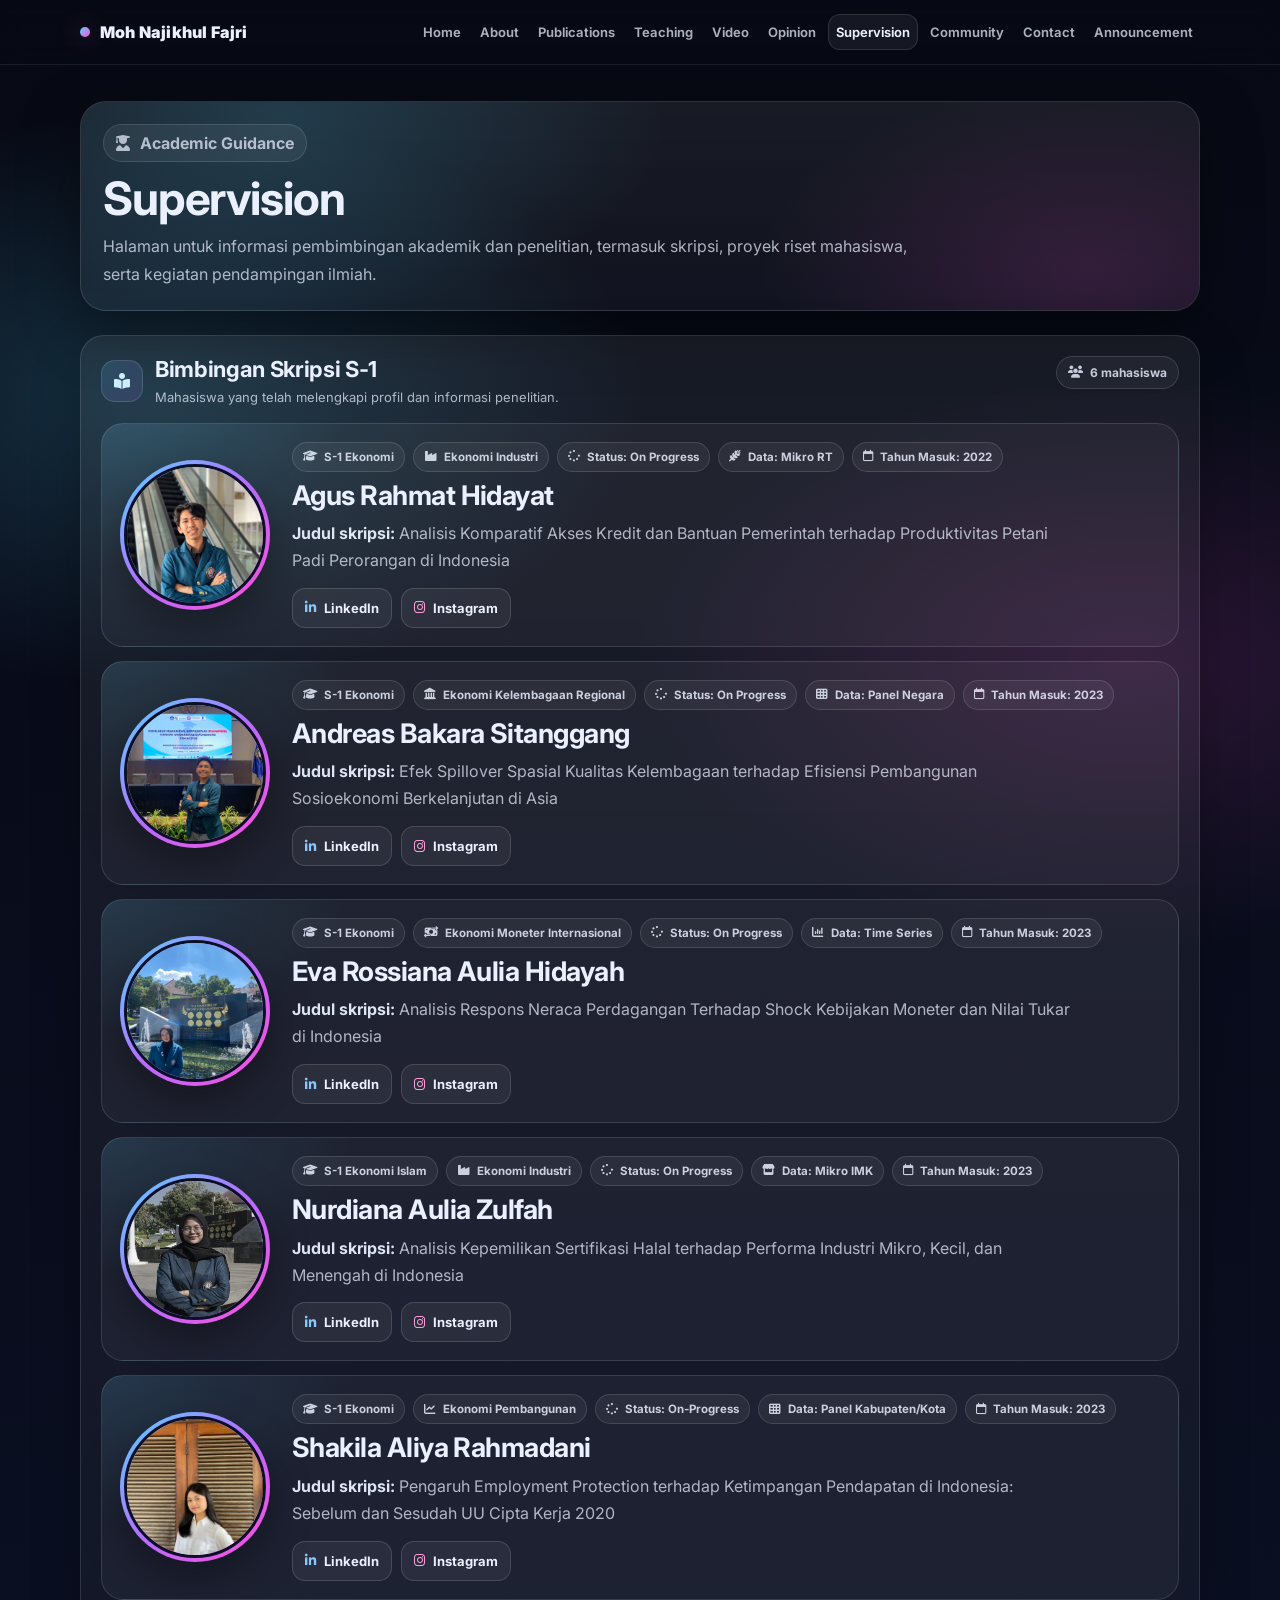
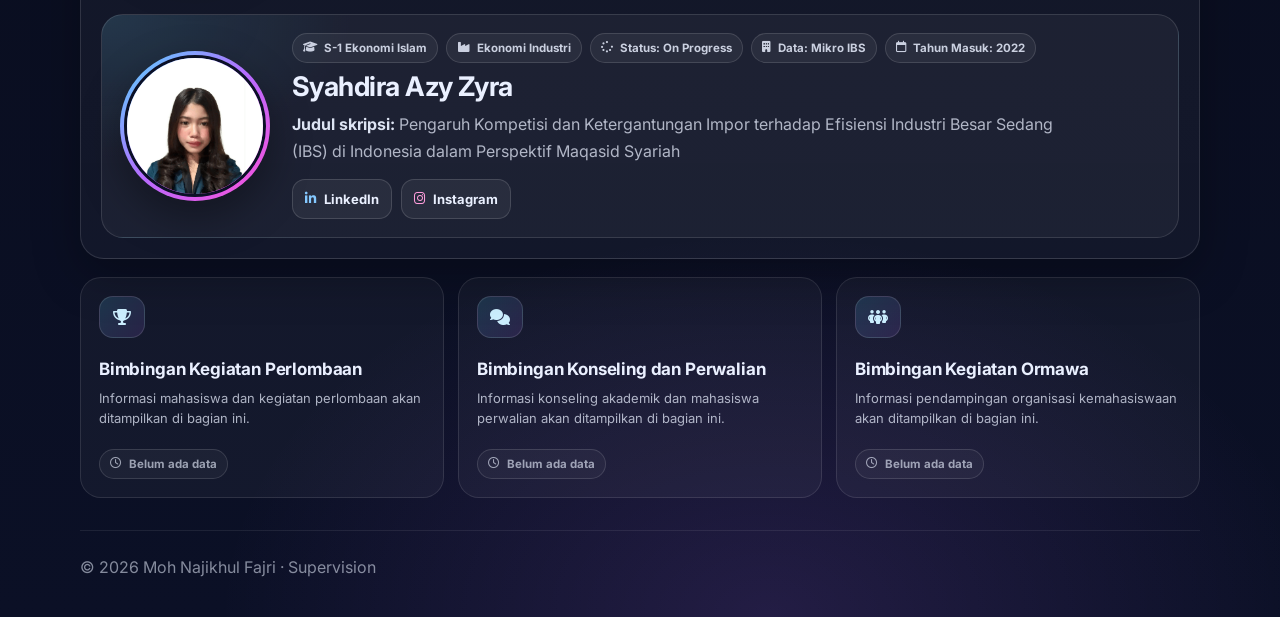
<file: supervision.html>
<!doctype html>
<html lang="id">
<head>
  <meta charset="utf-8" />
  <meta name="viewport" content="width=device-width, initial-scale=1" />
  <meta name="description" content="Supervision — Moh Najikhul Fajri" />
  <title>Supervision | Moh Najikhul Fajri</title>

  <link rel="preconnect" href="https://fonts.googleapis.com">
  <link rel="preconnect" href="https://fonts.gstatic.com" crossorigin>
  <link href="https://fonts.googleapis.com/css2?family=Inter:wght@400;500;600;700;800;900&display=swap" rel="stylesheet">
  <link rel="stylesheet" href="https://cdnjs.cloudflare.com/ajax/libs/font-awesome/6.5.0/css/all.min.css"/>

  <style>
    :root{
      --bg0:#070A14;
      --bg1:#0B1026;
      --text:#EAF0FF;
      --muted:rgba(234,240,255,.72);
      --a:#55D6FF;
      --b:#B66BFF;
      --c:#FF4FD8;
      --max:1120px;
    }
    *{ box-sizing:border-box; }
    html{ scroll-behavior:smooth; }
    body{
      margin:0;
      min-height:100svh;
      overflow-x:hidden;
      color:var(--text);
      font-family:Inter,system-ui,-apple-system,Segoe UI,Roboto,Arial,sans-serif;
      background:
        radial-gradient(900px 520px at 12% 18%,rgba(85,214,255,.18),transparent 55%),
        radial-gradient(900px 520px at 88% 30%,rgba(255,79,216,.14),transparent 55%),
        radial-gradient(1000px 700px at 60% 100%,rgba(182,107,255,.14),transparent 55%),
        linear-gradient(180deg,var(--bg0),var(--bg1));
    }
    a{ color:inherit; text-decoration:none; }
    .container{ width:min(var(--max),calc(100% - 40px)); margin:0 auto; }

    .nav{
      position:sticky;
      top:0;
      z-index:50;
      border-bottom:1px solid rgba(255,255,255,.08);
      background:linear-gradient(180deg,rgba(7,10,20,.78),rgba(7,10,20,.35));
      backdrop-filter:blur(12px);
    }
    .nav-inner{
      position:relative;
      display:flex;
      align-items:center;
      justify-content:space-between;
      gap:14px;
      padding:14px 0;
    }
    .brand{
      display:flex;
      align-items:center;
      gap:10px;
      min-width:0;
      max-width:calc(100% - 60px);
      font-weight:900;
      letter-spacing:.2px;
      user-select:none;
    }
    .brand span:last-child{
      font-size:clamp(13.5px,2vw,16px);
      line-height:1.15;
      white-space:nowrap;
    }
    .dot{
      width:10px;
      height:10px;
      flex:0 0 10px;
      border-radius:999px;
      background:linear-gradient(135deg,var(--a),var(--c));
      box-shadow:0 0 24px rgba(255,79,216,.45);
    }
    .navlinks{
      display:flex;
      align-items:center;
      gap:5px;
      color:var(--muted);
      font-weight:650;
      font-size:13px;
    }
    .navlinks a{
      padding:9px 7px;
      border-radius:12px;
      transition:.2s ease;
    }
    .navlinks a:hover{
      color:var(--text);
      background:rgba(255,255,255,.06);
    }
    .navlinks a.active{
      color:var(--text);
      border:1px solid rgba(255,255,255,.12);
      background:rgba(255,255,255,.06);
    }
    .hamburger{
      display:none;
      width:44px;
      height:44px;
      flex:0 0 44px;
      align-items:center;
      justify-content:center;
      flex-direction:column;
      gap:6px;
      padding:10px;
      border:1px solid rgba(255,255,255,.14);
      border-radius:14px;
      color:var(--text);
      background:rgba(255,255,255,.06);
      box-shadow:0 10px 28px rgba(0,0,0,.25);
      cursor:pointer;
      transition:background .18s ease,border-color .18s ease,transform .18s ease;
    }
    .hamburger:hover{
      transform:translateY(-1px);
      border-color:rgba(255,255,255,.22);
      background:rgba(255,255,255,.10);
    }
    .hamburger span{
      display:block;
      width:20px;
      height:2px;
      border-radius:99px;
      background:rgba(255,255,255,.9);
      transition:transform .2s ease,opacity .2s ease;
    }
    .hamburger[aria-expanded="true"] span:nth-child(1){ transform:translateY(8px) rotate(45deg); }
    .hamburger[aria-expanded="true"] span:nth-child(2){ opacity:0; }
    .hamburger[aria-expanded="true"] span:nth-child(3){ transform:translateY(-8px) rotate(-45deg); }

    .page{
      display:flex;
      min-height:calc(100svh - 73px);
      flex-direction:column;
      padding:36px 0 0;
    }
    .hero-card{
      position:relative;
      overflow:hidden;
      padding:22px;
      border:1px solid rgba(255,255,255,.12);
      border-radius:26px;
      background:linear-gradient(180deg,rgba(255,255,255,.07),rgba(255,255,255,.04));
      box-shadow:0 18px 60px rgba(0,0,0,.45);
    }
    .hero-card::before{
      content:"";
      position:absolute;
      inset:-2px;
      z-index:0;
      pointer-events:none;
      background:
        radial-gradient(700px 350px at 18% 10%,rgba(85,214,255,.18),transparent 55%),
        radial-gradient(600px 340px at 90% 80%,rgba(255,79,216,.14),transparent 55%);
    }
    .hero-card > *{ position:relative; z-index:1; }
    .kicker{
      display:inline-flex;
      align-items:center;
      gap:10px;
      padding:8px 12px;
      border:1px solid rgba(255,255,255,.12);
      border-radius:999px;
      color:var(--muted);
      background:rgba(255,255,255,.06);
      font-weight:700;
    }
    h1{
      margin:12px 0 8px;
      font-size:clamp(28px,4vw,46px);
      line-height:1.08;
      letter-spacing:-.025em;
    }
    .sub{
      max-width:82ch;
      margin:0;
      color:var(--muted);
      line-height:1.75;
    }
    .supervision-content{
      display:grid;
      gap:18px;
      padding:24px 0 32px;
    }
    .section-card{
      position:relative;
      overflow:hidden;
      padding:20px;
      border:1px solid rgba(255,255,255,.12);
      border-radius:24px;
      background:linear-gradient(180deg,rgba(255,255,255,.065),rgba(255,255,255,.035));
      box-shadow:0 16px 48px rgba(0,0,0,.28);
    }
    .section-head{
      display:flex;
      align-items:flex-start;
      justify-content:space-between;
      gap:16px;
      margin-bottom:16px;
    }
    .section-title{
      display:flex;
      align-items:center;
      gap:12px;
    }
    .section-icon{
      display:grid;
      width:42px;
      height:42px;
      flex:0 0 42px;
      place-items:center;
      border:1px solid rgba(255,255,255,.13);
      border-radius:14px;
      color:#ccefff;
      background:linear-gradient(135deg,rgba(85,214,255,.16),rgba(182,107,255,.13));
    }
    .section-title h2{
      margin:0 0 5px;
      font-size:clamp(18px,2vw,22px);
      letter-spacing:-.015em;
    }
    .section-title p{
      margin:0;
      color:var(--muted);
      font-size:13px;
      line-height:1.55;
    }
    .count-badge,
    .status-badge,
    .tag{
      display:inline-flex;
      align-items:center;
      gap:7px;
      border:1px solid rgba(255,255,255,.13);
      border-radius:999px;
      white-space:nowrap;
    }
    .count-badge{
      padding:8px 11px;
      color:rgba(234,240,255,.82);
      background:rgba(255,255,255,.05);
      font-size:12px;
      font-weight:700;
    }
    .student-list{
      display:grid;
      gap:14px;
    }
    .student-card{
      display:grid;
      grid-template-columns:150px minmax(0,1fr);
      gap:22px;
      align-items:center;
      padding:18px;
      border:1px solid rgba(255,255,255,.12);
      border-radius:22px;
      background:
        radial-gradient(420px 240px at 0% 0%,rgba(85,214,255,.12),transparent 60%),
        rgba(255,255,255,.045);
    }
    .student-photo-ring{
      width:150px;
      aspect-ratio:1;
      padding:4px;
      border-radius:50%;
      background:linear-gradient(135deg,var(--a),var(--b),var(--c));
      box-shadow:0 16px 40px rgba(0,0,0,.34);
    }
    .student-photo{
      width:100%;
      height:100%;
      overflow:hidden;
      border:3px solid #0b1026;
      border-radius:50%;
      background:rgba(255,255,255,.08);
    }
    .student-photo img{
      display:block;
      width:100%;
      height:100%;
      object-fit:cover;
      object-position:center;
    }
    .student-info{ min-width:0; }
    .student-info h3{
      margin:8px 0;
      font-size:clamp(20px,2.5vw,27px);
      line-height:1.2;
      letter-spacing:-.02em;
    }
    .tag-row{
      display:flex;
      flex-wrap:wrap;
      gap:8px;
    }
    .tag{
      padding:7px 10px;
      color:rgba(234,240,255,.84);
      background:rgba(255,255,255,.055);
      font-size:11.5px;
      font-weight:700;
    }
    .thesis-title{
      max-width:78ch;
      margin:0;
      color:var(--muted);
      line-height:1.68;
    }
    .thesis-title strong{ color:rgba(234,240,255,.94); }
    .social-links{
      display:flex;
      flex-wrap:wrap;
      gap:9px;
      margin-top:14px;
    }
    .social-btn{
      display:inline-flex;
      align-items:center;
      justify-content:center;
      gap:8px;
      min-height:40px;
      padding:9px 12px;
      border:1px solid rgba(255,255,255,.14);
      border-radius:13px;
      background:rgba(255,255,255,.055);
      font-size:13px;
      font-weight:700;
      transition:transform .18s ease,background .18s ease,border-color .18s ease;
    }
    .social-btn:hover{
      transform:translateY(-1px);
      border-color:rgba(255,255,255,.23);
      background:rgba(255,255,255,.10);
    }
    .social-btn.linkedin i{ color:#84c8ff; }
    .social-btn.instagram i{ color:#ff9edc; }
    .empty-grid{
      display:grid;
      grid-template-columns:repeat(3,minmax(0,1fr));
      gap:14px;
    }
    .empty-card{
      display:flex;
      min-height:190px;
      flex-direction:column;
      align-items:flex-start;
      justify-content:space-between;
      gap:20px;
      padding:18px;
      border:1px solid rgba(255,255,255,.11);
      border-radius:21px;
      background:rgba(255,255,255,.038);
    }
    .empty-card .section-icon{ width:46px; height:46px; }
    .empty-card h2{
      margin:0 0 7px;
      font-size:17px;
      line-height:1.35;
      letter-spacing:-.01em;
    }
    .empty-card p{
      margin:0;
      color:var(--muted);
      font-size:13px;
      line-height:1.6;
    }
    .status-badge{
      padding:7px 10px;
      color:rgba(234,240,255,.62);
      background:rgba(255,255,255,.04);
      font-size:11.5px;
      font-weight:700;
    }
    footer{
      margin-top:auto;
      padding:26px 0 40px;
      border-top:1px solid rgba(255,255,255,.08);
      color:rgba(234,240,255,.55);
    }

    @media (max-width:1120px){
      .hamburger{ display:flex; }
      .navlinks{
        position:absolute;
        top:calc(100% + 10px);
        right:0;
        display:none;
        width:min(390px,100%);
        max-height:calc(100svh - 90px);
        overflow-y:auto;
        flex-direction:column;
        align-items:stretch;
        gap:7px;
        padding:12px;
        border:1px solid rgba(255,255,255,.14);
        border-radius:20px;
        background:linear-gradient(180deg,rgba(11,16,38,.98),rgba(7,10,20,.96));
        box-shadow:0 24px 70px rgba(0,0,0,.55);
        backdrop-filter:blur(18px);
      }
      .navlinks.open{ display:flex; animation:menuIn .18s ease both; }
      .navlinks a{
        display:flex;
        align-items:center;
        min-height:46px;
        padding:12px 14px;
        border:1px solid rgba(255,255,255,.09);
        background:rgba(255,255,255,.045);
      }
      .navlinks a:hover{
        border-color:rgba(255,255,255,.16);
        background:rgba(255,255,255,.09);
      }
      .navlinks a.active{
        border-color:rgba(255,255,255,.20);
        background:linear-gradient(135deg,rgba(255,79,216,.20),rgba(85,214,255,.14));
      }
      .empty-grid{ grid-template-columns:1fr; }
      .empty-card{ min-height:150px; }
    }
    @keyframes menuIn{
      from{ opacity:0; transform:translateY(-8px) scale(.98); }
      to{ opacity:1; transform:translateY(0) scale(1); }
    }
    @media (max-width:560px){
      .container{ width:min(var(--max),calc(100% - 28px)); }
      .brand{ gap:8px; }
      .brand span:last-child{ font-size:clamp(12.5px,4vw,14px); }
      .page{ padding-top:24px; }
      .hero-card{ padding:17px; border-radius:22px; }
      .navlinks{ width:100%; }
      .supervision-content{ padding-top:16px; }
      .section-card{ padding:15px; border-radius:21px; }
      .section-head{ flex-direction:column; }
      .student-card{
        grid-template-columns:1fr;
        justify-items:center;
        padding:16px;
        text-align:center;
      }
      .student-photo-ring{ width:min(150px,52vw); }
      .tag-row,.social-links{ justify-content:center; }
      .thesis-title{ text-align:left; }
    }
    @media (prefers-reduced-motion:reduce){
      .navlinks.open{ animation:none; }
    }
  </style>
</head>

<body>
  <header class="nav">
    <div class="container nav-inner">
      <a class="brand" href="index.html" aria-label="Moh Najikhul Fajri — Home">
        <span class="dot" aria-hidden="true"></span>
        <span>Moh Najikhul Fajri</span>
      </a>

      <button class="hamburger" id="ham" type="button"
              aria-label="Buka menu navigasi"
              aria-controls="navlinks"
              aria-expanded="false">
        <span></span><span></span><span></span>
      </button>

      <nav class="navlinks" id="navlinks" aria-label="Primary navigation">
        <a href="index.html">Home</a>
        <a href="index.html#about">About</a>
        <a href="publications.html">Publications</a>
        <a href="teaching.html">Teaching</a>
        <a href="video.html">Video</a>
        <a href="opinion.html">Opinion</a>
        <a class="active" href="supervision.html">Supervision</a>
        <a href="index.html#community">Community</a>
        <a href="index.html#contact">Contact</a>
        <a href="announcement.html">Announcement</a>
      </nav>
    </div>
  </header>

  <main class="container page">
    <section class="hero-card">
      <div class="kicker"><i class="fa-solid fa-user-graduate"></i> Academic Guidance</div>
      <h1>Supervision</h1>
      <p class="sub">
        Halaman untuk informasi pembimbingan akademik dan penelitian, termasuk skripsi,
        proyek riset mahasiswa, serta kegiatan pendampingan ilmiah.
      </p>
    </section>

    <div class="supervision-content" aria-label="Daftar pembimbingan">
      <section class="section-card" aria-labelledby="skripsi-title">
        <div class="section-head">
          <div class="section-title">
            <span class="section-icon" aria-hidden="true"><i class="fa-solid fa-book-open-reader"></i></span>
            <div>
              <h2 id="skripsi-title">Bimbingan Skripsi S-1</h2>
              <p>Mahasiswa yang telah melengkapi profil dan informasi penelitian.</p>
            </div>
          </div>
          <span class="count-badge"><i class="fa-solid fa-users"></i> 6 mahasiswa</span>
        </div>

        <div class="student-list">
          <article class="student-card">
            <div class="student-photo-ring">
              <div class="student-photo">
                <img src="assets/pst04.JPG"
                     alt="Foto Agus Rahmat Hidayat"
                     width="300"
                     height="300"
                     loading="lazy" />
              </div>
            </div>

            <div class="student-info">
              <div class="tag-row" aria-label="Informasi akademik Agus Rahmat Hidayat">
                <span class="tag"><i class="fa-solid fa-graduation-cap"></i> S-1 Ekonomi</span>
                <span class="tag"><i class="fa-solid fa-industry"></i> Ekonomi Industri</span>
                <span class="tag"><i class="fa-solid fa-spinner"></i> Status: On Progress</span>
                <span class="tag"><i class="fa-solid fa-wheat-awn"></i> Data: Mikro RT</span>
                <span class="tag"><i class="fa-regular fa-calendar"></i> Tahun Masuk: 2022</span>
              </div>
              <h3>Agus Rahmat Hidayat</h3>
              <p class="thesis-title">
                <strong>Judul skripsi:</strong> Analisis Komparatif Akses Kredit dan Bantuan Pemerintah
                terhadap Produktivitas Petani Padi Perorangan di Indonesia
              </p>
              <div class="social-links" aria-label="Media sosial Agus Rahmat Hidayat">
                <a class="social-btn linkedin"
                   href="https://www.linkedin.com/in/agus-rahmat-hidayat-4462313b8?utm_source=share_via&amp;utm_content=profile&amp;utm_medium=member_android"
                   target="_blank"
                   rel="noopener noreferrer">
                  <i class="fa-brands fa-linkedin-in"></i> LinkedIn
                </a>
                <a class="social-btn instagram"
                   href="https://www.instagram.com/rahmt_7?igsh=MXV6aHV5YnBoaHlkZA=="
                   target="_blank"
                   rel="noopener noreferrer">
                  <i class="fa-brands fa-instagram"></i> Instagram
                </a>
              </div>
            </div>
          </article>

          <article class="student-card">
            <div class="student-photo-ring">
              <div class="student-photo">
                <img src="assets/pst02.jpg"
                     alt="Foto Andreas Bakara Sitanggang"
                     width="300"
                     height="300"
                     loading="lazy" />
              </div>
            </div>

            <div class="student-info">
              <div class="tag-row" aria-label="Informasi akademik Andreas Bakara Sitanggang">
                <span class="tag"><i class="fa-solid fa-graduation-cap"></i> S-1 Ekonomi</span>
                <span class="tag"><i class="fa-solid fa-landmark"></i> Ekonomi Kelembagaan Regional</span>
                <span class="tag"><i class="fa-solid fa-spinner"></i> Status: On Progress</span>
                <span class="tag"><i class="fa-solid fa-table-cells"></i> Data: Panel Negara</span>
                <span class="tag"><i class="fa-regular fa-calendar"></i> Tahun Masuk: 2023</span>
              </div>
              <h3>Andreas Bakara Sitanggang</h3>
              <p class="thesis-title">
                <strong>Judul skripsi:</strong> Efek Spillover Spasial Kualitas Kelembagaan terhadap
                Efisiensi Pembangunan Sosioekonomi Berkelanjutan di Asia
              </p>
              <div class="social-links" aria-label="Media sosial Andreas Bakara Sitanggang">
                <a class="social-btn linkedin"
                   href="https://www.linkedin.com/in/andreassitanggang"
                   target="_blank"
                   rel="noopener noreferrer">
                  <i class="fa-brands fa-linkedin-in"></i> LinkedIn
                </a>
                <a class="social-btn instagram"
                   href="https://www.instagram.com/andreas.bs?igsh=dTI0Z2J3eWQwOWY3"
                   target="_blank"
                   rel="noopener noreferrer">
                  <i class="fa-brands fa-instagram"></i> Instagram
                </a>
              </div>
            </div>
          </article>

          <article class="student-card">
            <div class="student-photo-ring">
              <div class="student-photo">
                <img src="assets/pst03.jpeg"
                     alt="Foto Eva Rossiana Aulia Hidayah"
                     width="300"
                     height="300"
                     loading="lazy" />
              </div>
            </div>

            <div class="student-info">
              <div class="tag-row" aria-label="Informasi akademik Eva Rossiana Aulia Hidayah">
                <span class="tag"><i class="fa-solid fa-graduation-cap"></i> S-1 Ekonomi</span>
                <span class="tag"><i class="fa-solid fa-money-bill-transfer"></i> Ekonomi Moneter Internasional</span>
                <span class="tag"><i class="fa-solid fa-spinner"></i> Status: On Progress</span>
                <span class="tag"><i class="fa-solid fa-chart-column"></i> Data: Time Series</span>
                <span class="tag"><i class="fa-regular fa-calendar"></i> Tahun Masuk: 2023</span>
              </div>
              <h3>Eva Rossiana Aulia Hidayah</h3>
              <p class="thesis-title">
                <strong>Judul skripsi:</strong> Analisis Respons Neraca Perdagangan Terhadap
                Shock Kebijakan Moneter dan Nilai Tukar di Indonesia
              </p>
              <div class="social-links" aria-label="Media sosial Eva Rossiana Aulia Hidayah">
                <a class="social-btn linkedin"
                   href="https://www.linkedin.com/in/eva-rossiana/"
                   target="_blank"
                   rel="noopener noreferrer">
                  <i class="fa-brands fa-linkedin-in"></i> LinkedIn
                </a>
                <a class="social-btn instagram"
                   href="https://www.instagram.com/evarrossiana/"
                   target="_blank"
                   rel="noopener noreferrer">
                  <i class="fa-brands fa-instagram"></i> Instagram
                </a>
              </div>
            </div>
          </article>


          <article class="student-card">
            <div class="student-photo-ring">
              <div class="student-photo">
                <img src="assets/pst05.jpeg"
                     alt="Foto Nurdiana Aulia Zulfah"
                     width="300"
                     height="300"
                     loading="lazy" />
              </div>
            </div>

            <div class="student-info">
              <div class="tag-row" aria-label="Informasi akademik Nurdiana Aulia Zulfah">
                <span class="tag"><i class="fa-solid fa-graduation-cap"></i> S-1 Ekonomi Islam</span>
                <span class="tag"><i class="fa-solid fa-industry"></i> Ekonomi Industri</span>
                <span class="tag"><i class="fa-solid fa-spinner"></i> Status: On Progress</span>
                <span class="tag"><i class="fa-solid fa-store"></i> Data: Mikro IMK</span>
                <span class="tag"><i class="fa-regular fa-calendar"></i> Tahun Masuk: 2023</span>
              </div>
              <h3>Nurdiana Aulia Zulfah</h3>
              <p class="thesis-title">
                <strong>Judul skripsi:</strong> Analisis Kepemilikan Sertifikasi Halal terhadap
                Performa Industri Mikro, Kecil, dan Menengah di Indonesia
              </p>
              <div class="social-links" aria-label="Media sosial Nurdiana Aulia Zulfah">
                <a class="social-btn linkedin"
                   href="https://www.linkedin.com/in/nurdiana-aulia-zulfah-38470329a?utm_source=share&amp;utm_campaign=share_via&amp;utm_content=profile&amp;utm_medium=ios_app"
                   target="_blank"
                   rel="noopener noreferrer">
                  <i class="fa-brands fa-linkedin-in"></i> LinkedIn
                </a>
                <a class="social-btn instagram"
                   href="https://www.instagram.com/dianazfh_?igsh=cndvZjl2cGZhY2g0&amp;utm_source=qr"
                   target="_blank"
                   rel="noopener noreferrer">
                  <i class="fa-brands fa-instagram"></i> Instagram
                </a>
              </div>
            </div>
          </article>

          <article class="student-card">
          <div class="student-photo-ring">
            <div class="student-photo">
              <img src="assets/pst01.jpeg"
                   alt="Foto Shakila Aliya Rahmadani"
                   width="300"
                   height="300"
                   loading="lazy" />
            </div>
          </div>

          <div class="student-info">
            <div class="tag-row" aria-label="Informasi akademik">
              <span class="tag"><i class="fa-solid fa-graduation-cap"></i> S-1 Ekonomi</span>
              <span class="tag"><i class="fa-solid fa-chart-line"></i> Ekonomi Pembangunan</span>
              <span class="tag"><i class="fa-solid fa-spinner"></i> Status: On-Progress</span>
              <span class="tag"><i class="fa-solid fa-table-cells"></i> Data: Panel Kabupaten/Kota</span>
              <span class="tag"><i class="fa-regular fa-calendar"></i> Tahun Masuk: 2023</span>
            </div>
            <h3>Shakila Aliya Rahmadani</h3>
            <p class="thesis-title">
              <strong>Judul skripsi:</strong> Pengaruh Employment Protection terhadap Ketimpangan
              Pendapatan di Indonesia: Sebelum dan Sesudah UU Cipta Kerja 2020
            </p>
            <div class="social-links" aria-label="Media sosial Shakila Aliya Rahmadani">
              <a class="social-btn linkedin"
                 href="https://www.linkedin.com/in/shakila-aliya-rahmadani-63a674271/"
                 target="_blank"
                 rel="noopener noreferrer">
                <i class="fa-brands fa-linkedin-in"></i> LinkedIn
              </a>
              <a class="social-btn instagram"
                 href="https://www.instagram.com/shakilaliya?igsh=YWxoMXFsNmZsdTIy"
                 target="_blank"
                 rel="noopener noreferrer">
                <i class="fa-brands fa-instagram"></i> Instagram
              </a>
            </div>
          </div>
          </article>

          <article class="student-card">
            <div class="student-photo-ring">
              <div class="student-photo">
                <img src="assets/pst06.png"
                     alt="Foto Syahdira Azy Zyra"
                     width="300"
                     height="300"
                     loading="lazy" />
              </div>
            </div>

            <div class="student-info">
              <div class="tag-row" aria-label="Informasi akademik Syahdira Azy Zyra">
                <span class="tag"><i class="fa-solid fa-graduation-cap"></i> S-1 Ekonomi Islam</span>
                <span class="tag"><i class="fa-solid fa-industry"></i> Ekonomi Industri</span>
                <span class="tag"><i class="fa-solid fa-spinner"></i> Status: On Progress</span>
                <span class="tag"><i class="fa-solid fa-building"></i> Data: Mikro IBS</span>
                <span class="tag"><i class="fa-regular fa-calendar"></i> Tahun Masuk: 2022</span>
              </div>
              <h3>Syahdira Azy Zyra</h3>
              <p class="thesis-title">
                <strong>Judul skripsi:</strong> Pengaruh Kompetisi dan Ketergantungan Impor terhadap
                Efisiensi Industri Besar Sedang (IBS) di Indonesia dalam Perspektif Maqasid Syariah
              </p>
              <div class="social-links" aria-label="Media sosial Syahdira Azy Zyra">
                <a class="social-btn linkedin"
                   href="https://www.linkedin.com/in/syahdirazyra?trk=contact-info"
                   target="_blank"
                   rel="noopener noreferrer">
                  <i class="fa-brands fa-linkedin-in"></i> LinkedIn
                </a>
                <a class="social-btn instagram"
                   href="https://www.instagram.com/diraazyr?igsh=OWY4aXMxNnBwZGVt&amp;utm_source=qr"
                   target="_blank"
                   rel="noopener noreferrer">
                  <i class="fa-brands fa-instagram"></i> Instagram
                </a>
              </div>
            </div>
          </article>
        </div>
      </section>

      <div class="empty-grid" aria-label="Kategori pembimbingan lainnya">
        <section class="empty-card">
          <span class="section-icon" aria-hidden="true"><i class="fa-solid fa-trophy"></i></span>
          <div>
            <h2>Bimbingan Kegiatan Perlombaan</h2>
            <p>Informasi mahasiswa dan kegiatan perlombaan akan ditampilkan di bagian ini.</p>
          </div>
          <span class="status-badge"><i class="fa-regular fa-clock"></i> Belum ada data</span>
        </section>

        <section class="empty-card">
          <span class="section-icon" aria-hidden="true"><i class="fa-solid fa-comments"></i></span>
          <div>
            <h2>Bimbingan Konseling dan Perwalian</h2>
            <p>Informasi konseling akademik dan mahasiswa perwalian akan ditampilkan di bagian ini.</p>
          </div>
          <span class="status-badge"><i class="fa-regular fa-clock"></i> Belum ada data</span>
        </section>

        <section class="empty-card">
          <span class="section-icon" aria-hidden="true"><i class="fa-solid fa-people-group"></i></span>
          <div>
            <h2>Bimbingan Kegiatan Ormawa</h2>
            <p>Informasi pendampingan organisasi kemahasiswaan akan ditampilkan di bagian ini.</p>
          </div>
          <span class="status-badge"><i class="fa-regular fa-clock"></i> Belum ada data</span>
        </section>
      </div>
    </div>

    <footer>© <span id="year"></span> Moh Najikhul Fajri · Supervision</footer>
  </main>

  <script>
    const ham = document.getElementById("ham");
    const navlinks = document.getElementById("navlinks");
    function closeMenu(){
      if(!ham || !navlinks) return;
      navlinks.classList.remove("open");
      ham.setAttribute("aria-expanded","false");
      ham.setAttribute("aria-label","Buka menu navigasi");
    }
    if(ham && navlinks){
      ham.addEventListener("click",() => {
        const isOpen = navlinks.classList.toggle("open");
        ham.setAttribute("aria-expanded",String(isOpen));
        ham.setAttribute("aria-label",isOpen ? "Tutup menu navigasi" : "Buka menu navigasi");
      });
      navlinks.querySelectorAll("a").forEach(link => link.addEventListener("click",closeMenu));
      document.addEventListener("click",event => {
        if(!navlinks.contains(event.target) && !ham.contains(event.target)) closeMenu();
      });
      document.addEventListener("keydown",event => {
        if(event.key === "Escape"){ closeMenu(); ham.focus(); }
      });
      window.addEventListener("resize",() => {
        if(window.innerWidth > 1120) closeMenu();
      });
    }
    document.getElementById("year").textContent = new Date().getFullYear();
  </script>
</body>
</html>
</file>
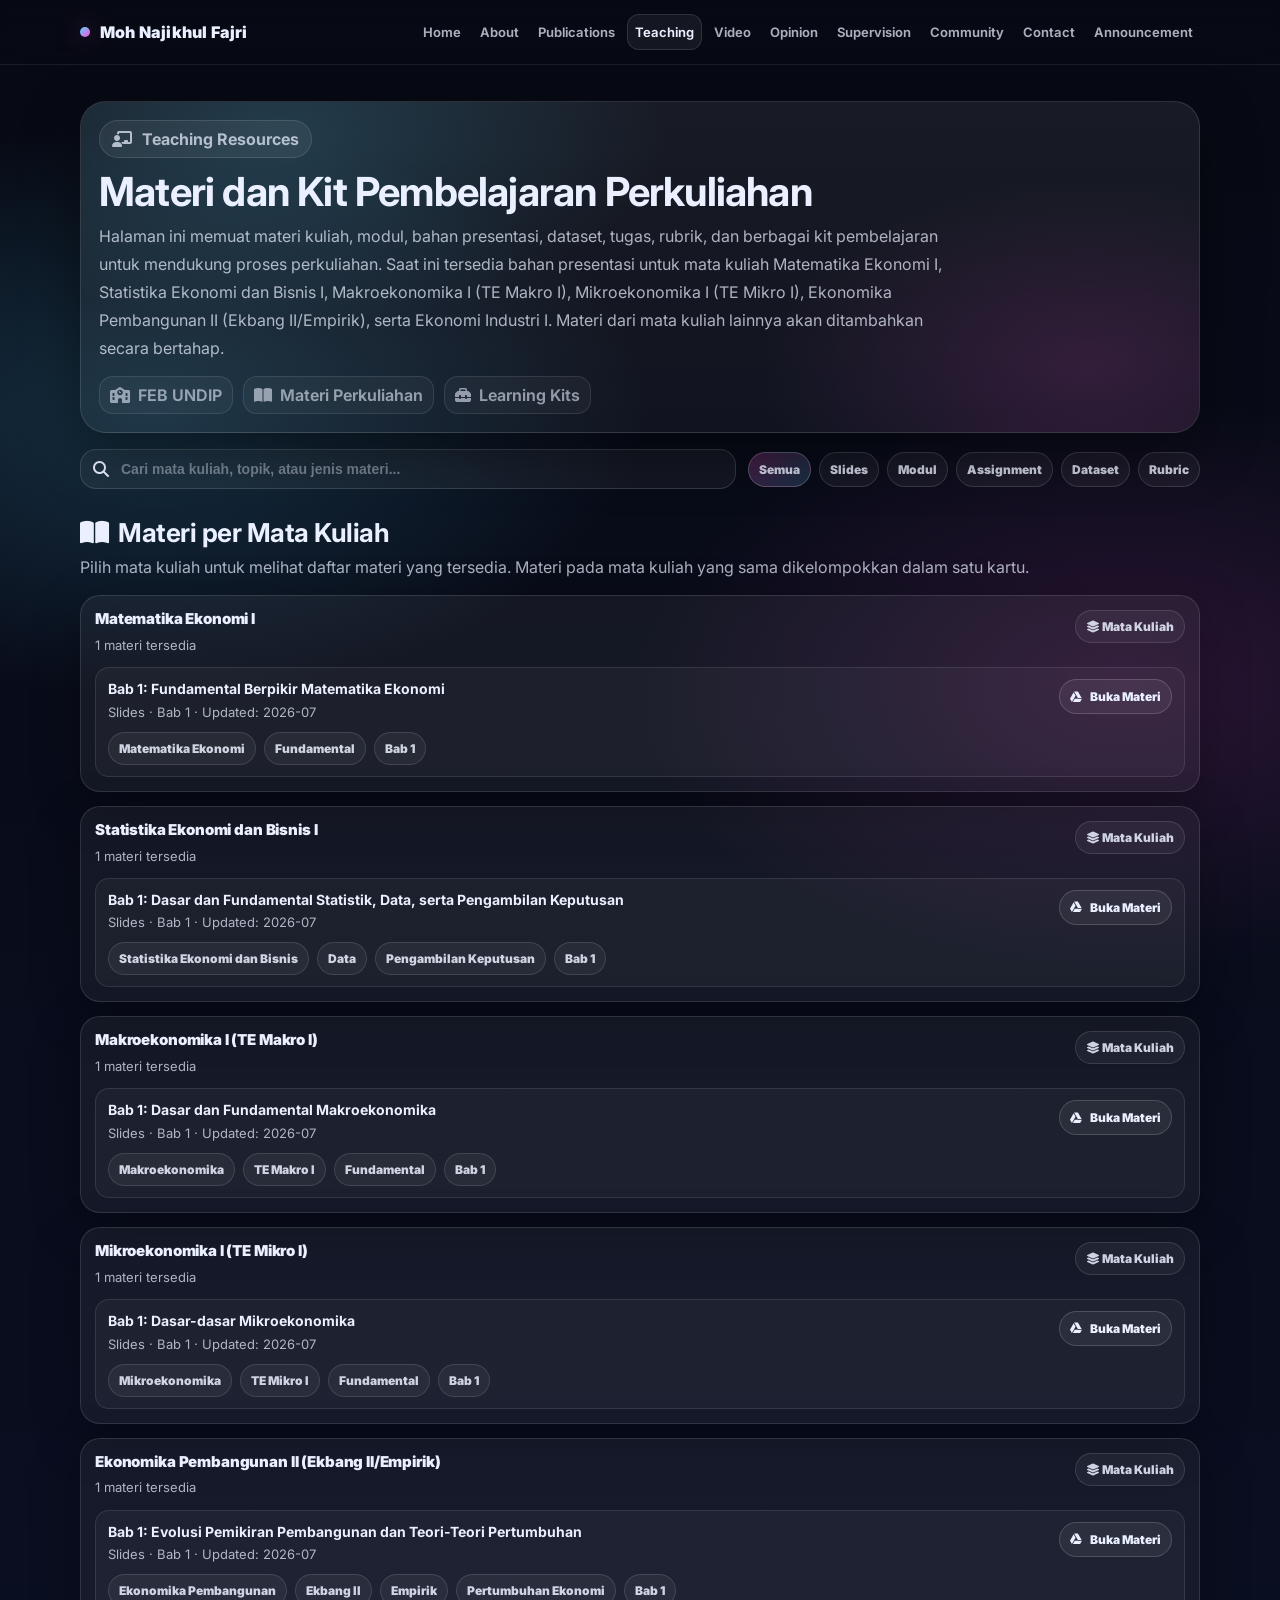
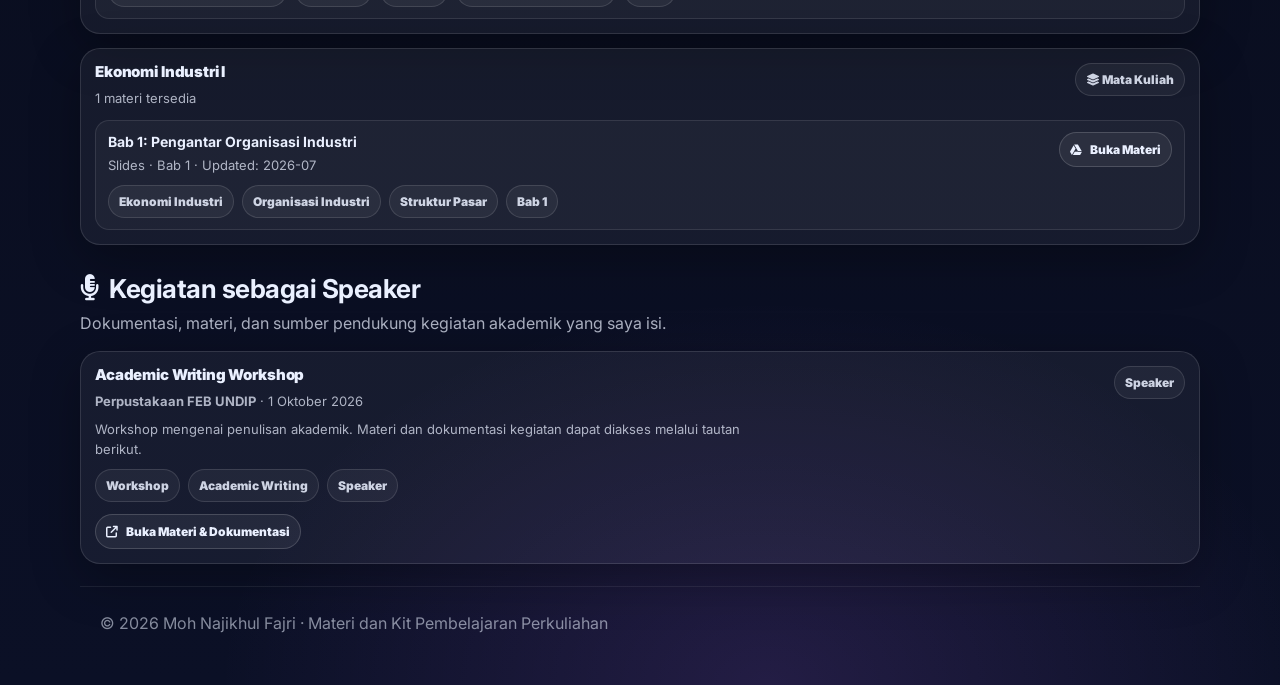
<file: teaching.html>
<!doctype html>
<html lang="id">
<head>
  <meta charset="utf-8" />
  <meta name="viewport" content="width=device-width, initial-scale=1" />
  <meta name="description" content="Materi dan Kit Pembelajaran Perkuliahan — Moh Najikhul Fajri" />
  <title>Materi dan Kit Pembelajaran Perkuliahan | Moh Najikhul Fajri</title>

  <link rel="preconnect" href="https://fonts.googleapis.com">
  <link rel="preconnect" href="https://fonts.gstatic.com" crossorigin>
  <link href="https://fonts.googleapis.com/css2?family=Inter:wght@400;500;600;700;800;900&display=swap" rel="stylesheet">
  <link rel="stylesheet" href="https://cdnjs.cloudflare.com/ajax/libs/font-awesome/6.5.0/css/all.min.css"/>

  <style>
    :root{
      --bg0:#070A14;
      --bg1:#0B1026;
      --card: rgba(255,255,255,.06);
      --border: rgba(255,255,255,.12);
      --text:#EAF0FF;
      --muted: rgba(234,240,255,.72);
      --muted2: rgba(234,240,255,.58);
      --shadow: 0 18px 60px rgba(0,0,0,.45);
      --r: 20px;

      --a:#55D6FF;
      --b:#B66BFF;
      --c:#FF4FD8;

      --max: 1120px;
    }

    *{ box-sizing:border-box; }
    html{ scroll-behavior:smooth; }
    body{
      margin:0;
      font-family: Inter, system-ui, -apple-system, Segoe UI, Roboto, Arial, sans-serif;
      color: var(--text);
      background:
        radial-gradient(900px 520px at 12% 18%, rgba(85,214,255,.18), transparent 55%),
        radial-gradient(900px 520px at 88% 30%, rgba(255,79,216,.14), transparent 55%),
        radial-gradient(1000px 700px at 60% 100%, rgba(182,107,255,.14), transparent 55%),
        linear-gradient(180deg, var(--bg0), var(--bg1));
      min-height: 100svh;
      overflow-x:hidden;
    }

    a{ color:inherit; text-decoration:none; }
    .container{ width: min(var(--max), calc(100% - 40px)); margin: 0 auto; }

    /* NAV */
    .nav{
      position: sticky; top:0; z-index: 50;
      backdrop-filter: blur(12px);
      background: linear-gradient(180deg, rgba(7,10,20,.78), rgba(7,10,20,.35));
      border-bottom: 1px solid rgba(255,255,255,.08);
    }
    .nav-inner{
      display:flex; align-items:center; justify-content:space-between;
      padding: 14px 0;
      gap: 14px;
      position:relative;
    }
    .brand{
      display:flex; align-items:center; gap: 10px;
      font-weight: 900; letter-spacing: .2px;
      user-select:none;
      min-width:0;
      max-width:calc(100% - 60px);
    }
    .brand span:last-child{
      font-size:clamp(13.5px, 2vw, 16px);
      line-height:1.15;
      white-space:nowrap;
    }
    .brand .dot{
      width:10px;height:10px;border-radius:999px;
      background: linear-gradient(135deg, var(--a), var(--c));
      box-shadow: 0 0 24px rgba(255,79,216,.45);
    }
    .navlinks{
      display:flex; align-items:center; gap: 5px;
      font-weight: 650;
      font-size: 13px;
      color: var(--muted);
    }
    .navlinks a{
      padding: 9px 7px;
      border-radius: 12px;
      transition: .2s ease;
    }
    .navlinks a:hover{
      background: rgba(255,255,255,.06);
      color: var(--text);
    }
    .navlinks a.active{
      background: rgba(255,255,255,.06);
      color: var(--text);
      border: 1px solid rgba(255,255,255,.12);
    }
    .btn{
      display:inline-flex; align-items:center; justify-content:center;
      gap:10px;
      padding: 11px 14px;
      border-radius: 14px;
      border: 1px solid rgba(255,255,255,.14);
      background: rgba(255,255,255,.06);
      font-weight: 800;
      box-shadow: 0 10px 28px rgba(0,0,0,.25);
      transition: transform .18s ease, background .18s ease, border-color .18s ease;
      white-space:nowrap;
    }
    .btn:hover{ transform: translateY(-1px); background: rgba(255,255,255,.09); border-color: rgba(255,255,255,.20); }
    .btn.primary{
      border:none;
      background: linear-gradient(135deg, var(--c), var(--a));
      color:#081022;
    }
    .hamburger{
      display:none;
      width:44px;
      height:44px;
      flex:0 0 44px;
      align-items:center;
      justify-content:center;
      flex-direction:column;
      gap:6px;
      padding:10px;
      border-radius:14px;
      border:1px solid rgba(255,255,255,.14);
      background:rgba(255,255,255,.06);
      color:var(--text);
      cursor:pointer;
      box-shadow:0 10px 28px rgba(0,0,0,.25);
      transition:background .18s ease, border-color .18s ease, transform .18s ease;
    }
    .hamburger:hover{
      transform:translateY(-1px);
      background:rgba(255,255,255,.10);
      border-color:rgba(255,255,255,.22);
    }
    .hamburger span{
      display:block;
      width:20px;
      height:2px;
      border-radius:99px;
      background:rgba(255,255,255,.9);
      transition:transform .2s ease, opacity .2s ease;
    }
    .hamburger[aria-expanded="true"] span:nth-child(1){
      transform:translateY(8px) rotate(45deg);
    }
    .hamburger[aria-expanded="true"] span:nth-child(2){
      opacity:0;
    }
    .hamburger[aria-expanded="true"] span:nth-child(3){
      transform:translateY(-8px) rotate(-45deg);
    }

    /* HERO */
    .hero{
      padding: 36px 0 12px;
    }
    .hero-card{
      border: 1px solid rgba(255,255,255,.12);
      background: linear-gradient(180deg, rgba(255,255,255,.07), rgba(255,255,255,.04));
      border-radius: 26px;
      box-shadow: var(--shadow);
      padding: 18px 18px;
      position: relative;
      overflow:hidden;
    }
    .hero-card::before{
      content:"";
      position:absolute; inset:-2px;
      background: radial-gradient(700px 350px at 18% 10%, rgba(85,214,255,.18), transparent 55%),
                  radial-gradient(600px 340px at 90% 80%, rgba(255,79,216,.14), transparent 55%);
      pointer-events:none;
      z-index:0;
    }
    .hero-card > *{ position:relative; z-index:1; }
    .kicker{
      display:inline-flex;align-items:center;gap:10px;
      padding: 8px 12px;
      border-radius: 999px;
      border: 1px solid rgba(255,255,255,.12);
      background: rgba(255,255,255,.06);
      color: var(--muted);
      font-weight: 700;
    }
    h1{
      margin: 12px 0 8px;
      font-size: clamp(26px, 3.2vw, 40px);
      letter-spacing: -0.02em;
      line-height:1.1;
    }
    .sub{
      margin:0;
      color: var(--muted);
      line-height:1.75;
      max-width: 85ch;
    }
    .meta{
      display:flex; flex-wrap:wrap; gap:10px;
      margin-top: 14px;
      color: var(--muted2);
      font-weight: 650;
    }
    .pill{
      display:inline-flex; align-items:center; gap:8px;
      padding: 8px 10px;
      border-radius: 14px;
      background: rgba(255,255,255,.04);
      border: 1px solid rgba(255,255,255,.10);
      white-space:nowrap;
    }

    /* CONTROLS */
    .controls{
      display:flex;
      gap: 12px;
      flex-wrap:wrap;
      align-items:center;
      justify-content:space-between;
      margin: 16px 0 12px;
    }
    .search{
      flex: 1 1 320px;
      display:flex; align-items:center; gap:10px;
      border-radius: 16px;
      border: 1px solid rgba(255,255,255,.14);
      background: rgba(255,255,255,.05);
      padding: 10px 12px;
      min-width: 260px;
    }
    .search input{
      width:100%;
      background: transparent;
      border:none;
      outline:none;
      color: var(--text);
      font-weight: 650;
      font-size: 14px;
    }
    .search input::placeholder{ color: rgba(234,240,255,.45); }

    .chips{
      display:flex; gap:8px; flex-wrap:wrap; justify-content:flex-end;
    }
    .chip{
      padding: 9px 10px;
      border-radius: 999px;
      border: 1px solid rgba(255,255,255,.14);
      background: rgba(255,255,255,.05);
      color: rgba(234,240,255,.86);
      font-weight: 900;
      font-size: 12px;
      cursor:pointer;
      transition: .15s ease;
      user-select:none;
      white-space:nowrap;
    }
    .chip.active{
      background: linear-gradient(135deg, rgba(255,79,216,.25), rgba(85,214,255,.18));
      border-color: rgba(255,255,255,.22);
    }

    /* GRID */
    .grid{
      display:grid;
      grid-template-columns: repeat(12, 1fr);
      gap: 14px;
      margin-top: 10px;
    }
    .section-title{
      display:flex;
      align-items:center;
      gap:10px;
      margin: 28px 0 6px;
      font-size: clamp(20px, 2.4vw, 26px);
      letter-spacing:-.02em;
    }
    .section-intro{
      margin:0 0 14px;
      color:var(--muted);
      line-height:1.7;
    }
    .card{
      grid-column: span 6;
      border: 1px solid rgba(255,255,255,.12);
      background: rgba(255,255,255,.05);
      border-radius: var(--r);
      padding: 14px 14px;
      box-shadow: 0 14px 50px rgba(0,0,0,.30);
      transition: transform .16s ease, background .16s ease, border-color .16s ease;
    }
    .card:hover{
      transform: translateY(-2px);
      background: rgba(255,255,255,.07);
      border-color: rgba(255,255,255,.18);
    }
    .head{
      display:flex; align-items:flex-start; justify-content:space-between; gap:12px;
      margin-bottom: 8px;
    }
    .title{
      font-weight: 900;
      letter-spacing: -0.01em;
      line-height:1.25;
      margin:0;
      font-size: 15px;
    }
    .meta2{
      color: var(--muted);
      font-size: 13px;
      line-height: 1.55;
      margin-top: 6px;
    }
    .tags{
      display:flex; gap:8px; flex-wrap:wrap;
      margin-top: 10px;
    }
    .tag{
      font-size: 12px;
      font-weight: 900;
      padding: 8px 10px;
      border-radius: 999px;
      border: 1px solid rgba(255,255,255,.12);
      background: rgba(255,255,255,.05);
      color: rgba(234,240,255,.86);
      white-space:nowrap;
    }
    .actions{
      display:flex; gap:10px; flex-wrap:wrap;
      margin-top: 12px;
    }
    .linkbtn{
      font-size: 12px;
      font-weight: 900;
      padding: 9px 10px;
      border-radius: 999px;
      border: 1px solid rgba(255,255,255,.16);
      background: rgba(255,255,255,.06);
      transition: .15s ease;
      white-space:nowrap;
      display:inline-flex; align-items:center; gap:8px;
    }
    .linkbtn:hover{ background: rgba(255,255,255,.10); transform: translateY(-1px); }

    .course-card{ grid-column:span 12; }
    .course-list{
      list-style:none;
      margin:12px 0 0;
      padding:0;
      display:grid;
      gap:9px;
    }
    .course-list li{
      display:flex;
      align-items:flex-start;
      justify-content:space-between;
      gap:12px;
      padding:11px 12px;
      border:1px solid rgba(255,255,255,.10);
      border-radius:14px;
      background:rgba(255,255,255,.035);
    }
    .course-list h4{ margin:0; font-size:14px; line-height:1.4; }
    .course-list .meta2{ margin-top:3px; }
    .course-list .linkbtn{ flex:0 0 auto; }
    .activity-card{ grid-column:span 12; }
    .activity-card .meta2{ max-width:85ch; }

    .empty{
      border: 1px dashed rgba(255,255,255,.18);
      background: rgba(255,255,255,.03);
      border-radius: var(--r);
      padding: 16px;
      color: var(--muted);
      line-height:1.7;
    }

    footer{
      padding: 26px 0 40px;
      color: rgba(234,240,255,.55);
      border-top: 1px solid rgba(255,255,255,.08);
      margin-top: 22px;
    }

    @media (max-width: 1120px){
      .card{ grid-column: span 12; }
      .hamburger{ display:flex; }
      .navlinks{
        position:absolute;
        top:calc(100% + 10px);
        right:0;
        width:min(390px, 100%);
        max-height:calc(100svh - 90px);
        overflow-y:auto;
        display:none;
        flex-direction:column;
        align-items:stretch;
        gap:7px;
        padding:12px;
        border:1px solid rgba(255,255,255,.14);
        border-radius:20px;
        background:linear-gradient(180deg, rgba(11,16,38,.98), rgba(7,10,20,.96));
        box-shadow:0 24px 70px rgba(0,0,0,.55);
        backdrop-filter:blur(18px);
      }
      .navlinks.open{
        display:flex;
        animation:menuIn .18s ease both;
      }
      .navlinks a{
        display:flex;
        align-items:center;
        min-height:46px;
        padding:12px 14px;
        border:1px solid rgba(255,255,255,.09);
        background:rgba(255,255,255,.045);
      }
      .navlinks a:hover{
        background:rgba(255,255,255,.09);
        border-color:rgba(255,255,255,.16);
      }
      .navlinks a.active{
        background:linear-gradient(135deg, rgba(255,79,216,.20), rgba(85,214,255,.14));
        border-color:rgba(255,255,255,.20);
      }
    }
    @keyframes menuIn{
      from{ opacity:0; transform:translateY(-8px) scale(.98); }
      to{ opacity:1; transform:translateY(0) scale(1); }
    }
    @media (max-width: 560px){
      .container{ width:min(var(--max), calc(100% - 28px)); }
      .brand{ gap:8px; }
      .brand span:last-child{ font-size:clamp(12.5px, 4vw, 14px); }
      .hero{ padding-top:24px; }
      .hero-card{ padding:16px; border-radius:22px; }
      .search{ min-width:100%; }
      .course-list li{ flex-direction:column; }
      .chips{
        flex-wrap:nowrap;
        justify-content:flex-start;
        width:100%;
        overflow-x:auto;
        padding-bottom:4px;
        scrollbar-width:thin;
      }
      .navlinks{
        width:100%;
      }
    }
    @media (prefers-reduced-motion: reduce){
      .navlinks.open{ animation:none; }
    }
  </style>
</head>

<body>
  <header class="nav">
    <div class="container nav-inner">
      <a class="brand" href="index.html" aria-label="Moh Najikhul Fajri — Home">
        <span class="dot" aria-hidden="true"></span>
        <span>Moh Najikhul Fajri</span>
      </a>

      <button class="hamburger" id="ham" type="button"
              aria-label="Buka menu navigasi"
              aria-controls="navlinks"
              aria-expanded="false">
        <span></span><span></span><span></span>
      </button>

      <nav class="navlinks" id="navlinks" aria-label="Primary navigation">
        <a href="index.html">Home</a>
        <a href="index.html#about">About</a>
        <a href="publications.html">Publications</a>
        <a class="active" href="teaching.html">Teaching</a>
        <a href="video.html">Video</a>
        <a href="opinion.html">Opinion</a>
        <a href="supervision.html">Supervision</a>
        <a href="index.html#community">Community</a>
        <a href="index.html#contact">Contact</a>
        <a href="announcement.html">Announcement</a>
      </nav>
    </div>
  </header>

  <main class="container hero">
    <div class="hero-card">
      <div class="kicker"><i class="fa-solid fa-chalkboard-user"></i> Teaching Resources</div>
      <h1>Materi dan Kit Pembelajaran Perkuliahan</h1>
      <p class="sub">
        Halaman ini memuat materi kuliah, modul, bahan presentasi, dataset, tugas,
        rubrik, dan berbagai kit pembelajaran untuk mendukung proses perkuliahan.
        Saat ini tersedia bahan presentasi untuk mata kuliah Matematika Ekonomi I,
        Statistika Ekonomi dan Bisnis I, Makroekonomika I (TE Makro I), Mikroekonomika I (TE Mikro I), Ekonomika Pembangunan II (Ekbang II/Empirik), serta Ekonomi Industri I. Materi dari mata kuliah lainnya
        akan ditambahkan secara bertahap.
      </p>

      <div class="meta">
        <span class="pill"><i class="fa-solid fa-school"></i> FEB UNDIP</span>
        <span class="pill"><i class="fa-solid fa-book-open"></i> Materi Perkuliahan</span>
        <span class="pill"><i class="fa-solid fa-toolbox"></i> Learning Kits</span>
      </div>
    </div>

    <div class="controls">
      <div class="search" role="search">
        <i class="fa-solid fa-magnifying-glass" aria-hidden="true"></i>
        <input id="q" type="search" placeholder="Cari mata kuliah, topik, atau jenis materi..." autocomplete="off" />
      </div>

      <div class="chips" aria-label="Filters">
        <span class="chip active" data-cat="all">Semua</span>
        <span class="chip" data-cat="Slides">Slides</span>
        <span class="chip" data-cat="Modul">Modul</span>
        <span class="chip" data-cat="Assignment">Assignment</span>
        <span class="chip" data-cat="Dataset">Dataset</span>
        <span class="chip" data-cat="Rubric">Rubric</span>
      </div>
    </div>

    <section aria-labelledby="materials-title">
      <h2 id="materials-title" class="section-title"><i class="fa-solid fa-book-open"></i> Materi per Mata Kuliah</h2>
      <p class="section-intro">Pilih mata kuliah untuk melihat daftar materi yang tersedia. Materi pada mata kuliah yang sama dikelompokkan dalam satu kartu.</p>
      <div id="grid" class="grid" aria-live="polite"></div>
    </section>

    <section aria-labelledby="speaker-title">
      <h2 id="speaker-title" class="section-title"><i class="fa-solid fa-microphone-lines"></i> Kegiatan sebagai Speaker</h2>
      <p class="section-intro">Dokumentasi, materi, dan sumber pendukung kegiatan akademik yang saya isi.</p>
      <div id="speaker-grid" class="grid"></div>
    </section>

 

    <footer>
      <div class="container">© <span id="year"></span> Moh Najikhul Fajri · Materi dan Kit Pembelajaran Perkuliahan</div>
    </footer>
  </main>

  <script>
    // ===== MOBILE / TABLET NAVIGATION =====
    const ham = document.getElementById("ham");
    const navlinks = document.getElementById("navlinks");

    function closeMenu(){
      if(!ham || !navlinks) return;
      navlinks.classList.remove("open");
      ham.setAttribute("aria-expanded", "false");
      ham.setAttribute("aria-label", "Buka menu navigasi");
    }

    if(ham && navlinks){
      ham.addEventListener("click", () => {
        const isOpen = navlinks.classList.toggle("open");
        ham.setAttribute("aria-expanded", String(isOpen));
        ham.setAttribute("aria-label", isOpen ? "Tutup menu navigasi" : "Buka menu navigasi");
      });

      navlinks.querySelectorAll("a").forEach(link => {
        link.addEventListener("click", closeMenu);
      });

      document.addEventListener("click", event => {
        if(!navlinks.contains(event.target) && !ham.contains(event.target)){
          closeMenu();
        }
      });

      document.addEventListener("keydown", event => {
        if(event.key === "Escape"){
          closeMenu();
          ham.focus();
        }
      });

      window.addEventListener("resize", () => {
        if(window.innerWidth > 1120) closeMenu();
      });
    }

    // ===== DATA MATERI DAN KIT PEMBELAJARAN =====
    const materials = [
      {
        course: "Matematika Ekonomi I",
        title: "Bab 1: Fundamental Berpikir Matematika Ekonomi",
        type: "Slides",
        week: "Bab 1",
        updated: "2026-07",
        url: "https://drive.google.com/file/d/1KAZCsViiasU6ML7YiXXvzt28Ym_2yWYu/view?usp=sharing",
        note: "Bahan presentasi pengantar untuk membangun fondasi berpikir matematis dalam memahami dan memodelkan persoalan ekonomi.",
        tags: ["Matematika Ekonomi", "Fundamental", "Bab 1"]
      },
      {
        course: "Statistika Ekonomi dan Bisnis I",
        title: "Bab 1: Dasar dan Fundamental Statistik, Data, serta Pengambilan Keputusan",
        type: "Slides",
        week: "Bab 1",
        updated: "2026-07",
        url: "https://drive.google.com/file/d/1GZBj0DulI23_J8v4qPRM5xmva2d5xvvd/view?usp=sharing",
        note: "Bahan presentasi mengenai konsep dasar statistik dan statistika, data dan variabel, statistika deskriptif dan inferensial, tingkat pengukuran, serta peran statistika dalam pengambilan keputusan ekonomi dan bisnis.",
        tags: ["Statistika Ekonomi dan Bisnis", "Data", "Pengambilan Keputusan", "Bab 1"]
      },
      {
        course: "Makroekonomika I (TE Makro I)",
        title: "Bab 1: Dasar dan Fundamental Makroekonomika",
        type: "Slides",
        week: "Bab 1",
        updated: "2026-07",
        url: "https://drive.google.com/file/d/1fxzfvT3kKtgMoi4SAY5BchE5SIe1ZpPI/view?usp=sharing",
        note: "Bahan presentasi pengantar mengenai konsep dasar makroekonomi, ruang lingkup kajian, variabel makroekonomi, dan pentingnya analisis makro dalam pengambilan kebijakan ekonomi.",
        tags: ["Makroekonomika", "TE Makro I", "Fundamental", "Bab 1"]
      },
      {
        course: "Mikroekonomika I (TE Mikro I)",
        title: "Bab 1: Dasar-dasar Mikroekonomika",
        type: "Slides",
        week: "Bab 1",
        updated: "2026-07",
        url: "https://drive.google.com/file/d/11IuR-Gw4cYk-_ex0QbI2uEyRatrhCaRq/view?usp=drive_link",
        note: "Bahan presentasi pengantar mengenai konsep dasar mikroekonomi, trade-off, mekanisme pasar, teori dan model ekonomi, serta analisis positif dan normatif.",
        tags: ["Mikroekonomika", "TE Mikro I", "Fundamental", "Bab 1"]
      },
      {
        course: "Ekonomika Pembangunan II (Ekbang II/Empirik)",
        title: "Bab 1: Evolusi Pemikiran Pembangunan dan Teori-Teori Pertumbuhan",
        type: "Slides",
        week: "Bab 1",
        updated: "2026-07",
        url: "https://drive.google.com/file/d/1s4irm19Czbf-KnjvD840ygeR2dGI556p/view?usp=sharing",
        note: "Bahan presentasi mengenai evolusi pemikiran pembangunan serta perkembangan teori-teori pertumbuhan ekonomi sebagai fondasi analisis pembangunan empiris.",
        tags: ["Ekonomika Pembangunan", "Ekbang II", "Empirik", "Pertumbuhan Ekonomi", "Bab 1"]
      },
      {
        course: "Ekonomi Industri I",
        title: "Bab 1: Pengantar Organisasi Industri",
        type: "Slides",
        week: "Bab 1",
        updated: "2026-07",
        url: "https://drive.google.com/file/d/1C_DprfauUj1X6F_PSD6PwDte6_UsiCa2/view?usp=sharing",
        note: "Bahan presentasi pengantar mengenai ruang lingkup organisasi industri, perilaku perusahaan, struktur pasar, persaingan, dan keterkaitan antara struktur, perilaku, serta kinerja industri.",
        tags: ["Ekonomi Industri", "Organisasi Industri", "Struktur Pasar", "Bab 1"]
      }
    ];

    // ===== KEGIATAN AKADEMIK / SPEAKER =====
    const speakerActivities = [
      {
        title: "Academic Writing Workshop",
        organizer: "Perpustakaan FEB UNDIP",
        date: "1 Oktober 2026",
        note: "Workshop mengenai penulisan akademik. Materi dan dokumentasi kegiatan dapat diakses melalui tautan berikut.",
        url: "https://mega.nz/folder/yfRhWD7R#z83i7bmVTfOv-64824dIIg",
        tags: ["Workshop", "Academic Writing", "Speaker"]
      }
    ];

    // ===== RENDER =====
    const grid = document.getElementById("grid");
    const qEl = document.getElementById("q");
    const chips = Array.from(document.querySelectorAll(".chip"));
    let activeCat = "all";

    function norm(s){ return (s || "").toLowerCase(); }

    function render(){
      const q = norm(qEl.value);
      const items = materials
        .filter(m => activeCat === "all" ? true : m.type === activeCat)
        .filter(m => {
          const blob = norm([m.course, m.title, m.type, m.week, (m.tags||[]).join(" "), m.updated].join(" "));
          return blob.includes(q);
        });

      if(items.length === 0){
        grid.innerHTML = `<div class="card" style="grid-column: span 12;">
          <h3 class="title">Tidak ada hasil</h3>
          <div class="meta2">Coba ubah kata kunci atau filter kategori.</div>
        </div>`;
        return;
      }

      const grouped = items.reduce((groups, item) => {
        (groups[item.course] ||= []).push(item);
        return groups;
      }, {});

      grid.innerHTML = Object.entries(grouped).map(([course, courseItems]) => `
        <article class="card course-card">
          <div class="head">
            <div>
              <h3 class="title">${course}</h3>
              <div class="meta2">${courseItems.length} materi tersedia</div>
            </div>
            <span class="tag"><i class="fa-solid fa-layer-group"></i> Mata Kuliah</span>
          </div>
          <ul class="course-list">
            ${courseItems.map(m => `
              <li>
                <div>
                  <h4>${m.title}</h4>
                  <div class="meta2">${m.type} · ${m.week} · Updated: ${m.updated}</div>
                  <div class="tags">${(m.tags||[]).map(t => `<span class="tag">${t}</span>`).join("")}</div>
                </div>
                ${m.url
                  ? `<a class="linkbtn" href="${m.url}" target="_blank" rel="noopener"><i class="fa-brands fa-google-drive"></i> Buka Materi</a>`
                  : `<span class="linkbtn" style="opacity:.65; cursor:not-allowed;"><i class="fa-regular fa-clock"></i> Segera Tersedia</span>`
                }
              </li>
            `).join("")}
          </ul>
        </article>
      `).join("");
    }

    function renderSpeakerActivities(){
      const speakerGrid = document.getElementById("speaker-grid");
      speakerGrid.innerHTML = speakerActivities.map(activity => `
        <article class="card activity-card">
          <div class="head">
            <div>
              <h3 class="title">${activity.title}</h3>
              <div class="meta2"><b>${activity.organizer}</b> · ${activity.date}</div>
            </div>
            <span class="tag">Speaker</span>
          </div>
          <div class="meta2">${activity.note}</div>
          <div class="tags">${activity.tags.map(tag => `<span class="tag">${tag}</span>`).join("")}</div>
          <div class="actions">
            <a class="linkbtn" href="${activity.url}" target="_blank" rel="noopener"><i class="fa-solid fa-arrow-up-right-from-square"></i> Buka Materi & Dokumentasi</a>
          </div>
        </article>
      `).join("");
    }

    chips.forEach(ch => {
      ch.addEventListener("click", () => {
        chips.forEach(x => x.classList.remove("active"));
        ch.classList.add("active");
        activeCat = ch.dataset.cat;
        render();
      });
    });
    qEl.addEventListener("input", render);

    document.getElementById("year").textContent = new Date().getFullYear();
    render();
    renderSpeakerActivities();
  </script>
</body>
</html>
</file>
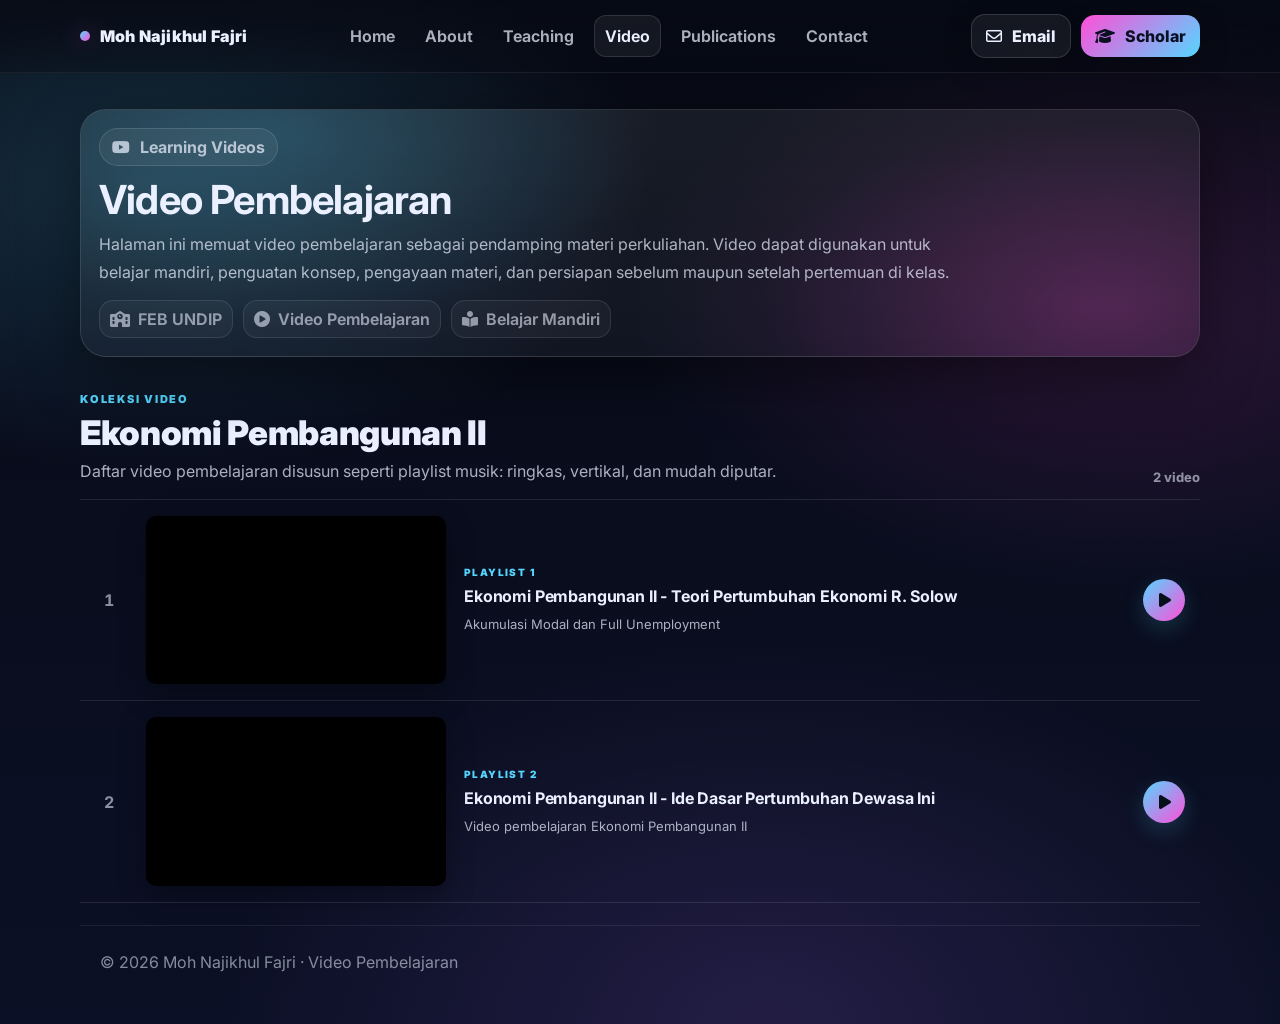
<file: video(3).html>
<!doctype html>
<html lang="id">
<head>
  <meta charset="utf-8" />
  <meta name="viewport" content="width=device-width, initial-scale=1" />
  <meta name="description" content="Video Pembelajaran — Moh Najikhul Fajri" />
  <title>Video Pembelajaran | Moh Najikhul Fajri</title>

  <link rel="preconnect" href="https://fonts.googleapis.com">
  <link rel="preconnect" href="https://fonts.gstatic.com" crossorigin>
  <link href="https://fonts.googleapis.com/css2?family=Inter:wght@400;500;600;700;800;900&display=swap" rel="stylesheet">
  <link rel="stylesheet" href="https://cdnjs.cloudflare.com/ajax/libs/font-awesome/6.5.0/css/all.min.css"/>

  <style>
    :root{
      --bg0:#070A14;
      --bg1:#0B1026;
      --card: rgba(255,255,255,.06);
      --border: rgba(255,255,255,.12);
      --text:#EAF0FF;
      --muted: rgba(234,240,255,.72);
      --muted2: rgba(234,240,255,.58);
      --shadow: 0 18px 60px rgba(0,0,0,.45);
      --r: 20px;

      --a:#55D6FF;
      --b:#B66BFF;
      --c:#FF4FD8;

      --max: 1120px;
    }

    *{ box-sizing:border-box; }
    html{ scroll-behavior:smooth; }
    body{
      margin:0;
      font-family: Inter, system-ui, -apple-system, Segoe UI, Roboto, Arial, sans-serif;
      color: var(--text);
      background:
        radial-gradient(900px 520px at 12% 18%, rgba(85,214,255,.18), transparent 55%),
        radial-gradient(900px 520px at 88% 30%, rgba(255,79,216,.14), transparent 55%),
        radial-gradient(1000px 700px at 60% 100%, rgba(182,107,255,.14), transparent 55%),
        linear-gradient(180deg, var(--bg0), var(--bg1));
      min-height: 100svh;
      overflow-x:hidden;
    }

    a{ color:inherit; text-decoration:none; }
    .container{ width: min(var(--max), calc(100% - 40px)); margin: 0 auto; }

    /* NAV */
    .nav{
      position: sticky; top:0; z-index: 50;
      backdrop-filter: blur(12px);
      background: linear-gradient(180deg, rgba(7,10,20,.78), rgba(7,10,20,.35));
      border-bottom: 1px solid rgba(255,255,255,.08);
    }
    .nav-inner{
      display:flex; align-items:center; justify-content:space-between;
      padding: 14px 0;
      gap: 14px;
    }
    .brand{
      display:flex; align-items:center; gap: 10px;
      font-weight: 900; letter-spacing: .2px;
      user-select:none;
    }
    .brand .dot{
      width:10px;height:10px;border-radius:999px;
      background: linear-gradient(135deg, var(--a), var(--c));
      box-shadow: 0 0 24px rgba(255,79,216,.45);
    }
    .navlinks{
      display:flex; align-items:center; gap: 10px;
      font-weight: 650;
      color: var(--muted);
    }
    .navlinks a{
      padding: 10px 10px;
      border-radius: 12px;
      transition: .2s ease;
    }
    .navlinks a:hover{
      background: rgba(255,255,255,.06);
      color: var(--text);
    }
    .navlinks a.active{
      background: rgba(255,255,255,.06);
      color: var(--text);
      border: 1px solid rgba(255,255,255,.12);
    }
    .btn{
      display:inline-flex; align-items:center; justify-content:center;
      gap:10px;
      padding: 11px 14px;
      border-radius: 14px;
      border: 1px solid rgba(255,255,255,.14);
      background: rgba(255,255,255,.06);
      font-weight: 800;
      box-shadow: 0 10px 28px rgba(0,0,0,.25);
      transition: transform .18s ease, background .18s ease, border-color .18s ease;
      white-space:nowrap;
    }
    .btn:hover{
      transform: translateY(-1px);
      background: rgba(255,255,255,.09);
      border-color: rgba(255,255,255,.20);
    }
    .btn.primary{
      border:none;
      background: linear-gradient(135deg, var(--c), var(--a));
      color:#081022;
    }

    /* HERO */
    .hero{ padding: 36px 0 12px; }
    .hero-card{
      border: 1px solid rgba(255,255,255,.12);
      background: linear-gradient(180deg, rgba(255,255,255,.07), rgba(255,255,255,.04));
      border-radius: 26px;
      box-shadow: var(--shadow);
      padding: 18px;
      position: relative;
      overflow:hidden;
    }
    .hero-card::before{
      content:"";
      position:absolute; inset:-2px;
      background:
        radial-gradient(700px 350px at 18% 10%, rgba(85,214,255,.18), transparent 55%),
        radial-gradient(600px 340px at 90% 80%, rgba(255,79,216,.14), transparent 55%);
      pointer-events:none;
      z-index:0;
    }
    .hero-card > *{ position:relative; z-index:1; }
    .kicker{
      display:inline-flex;align-items:center;gap:10px;
      padding: 8px 12px;
      border-radius: 999px;
      border: 1px solid rgba(255,255,255,.12);
      background: rgba(255,255,255,.06);
      color: var(--muted);
      font-weight: 700;
    }
    h1{
      margin: 12px 0 8px;
      font-size: clamp(26px, 3.2vw, 40px);
      letter-spacing: -0.02em;
      line-height:1.1;
    }
    .sub{
      margin:0;
      color: var(--muted);
      line-height:1.75;
      max-width: 85ch;
    }
    .meta{
      display:flex; flex-wrap:wrap; gap:10px;
      margin-top: 14px;
      color: var(--muted2);
      font-weight: 650;
    }
    .pill{
      display:inline-flex; align-items:center; gap:8px;
      padding: 8px 10px;
      border-radius: 14px;
      background: rgba(255,255,255,.04);
      border: 1px solid rgba(255,255,255,.10);
      white-space:nowrap;
    }

    /* CONTENT */
    .section-title{
      margin: 20px 0 12px;
      font-size: 20px;
      font-weight: 900;
      letter-spacing: -.01em;
    }
    .grid{
      display:block;
      grid-template-columns: repeat(12, 1fr);
      gap: 14px;
      margin-top: 10px;
    }
    .card{
      margin-bottom:22px;
      border: 1px solid rgba(255,255,255,.12);
      background: rgba(255,255,255,.05);
      border-radius: var(--r);
      padding: 14px;
      box-shadow: 0 14px 50px rgba(0,0,0,.30);
      transition: transform .16s ease, background .16s ease, border-color .16s ease;
    }
    .card:hover{
      transform: translateY(-2px);
      background: rgba(255,255,255,.07);
      border-color: rgba(255,255,255,.18);
    }
    .head{
      display:flex; align-items:flex-start; justify-content:space-between; gap:12px;
      margin-bottom: 10px;
    }
    .title{
      font-weight: 900;
      letter-spacing: -0.01em;
      line-height:1.25;
      margin:0;
      font-size: 17px;
    }
    .meta2{
      color: var(--muted);
      font-size: 13px;
      line-height: 1.65;
      margin-top: 6px;
    }
    .tag{
      font-size: 12px;
      font-weight: 900;
      padding: 8px 10px;
      border-radius: 999px;
      border: 1px solid rgba(255,255,255,.12);
      background: rgba(255,255,255,.05);
      color: rgba(234,240,255,.86);
      white-space:nowrap;
    }
    .video-wrap{
      position:relative;
      width:100%;
      aspect-ratio:16/9;
      overflow:hidden;
      border-radius:16px;
      border:1px solid rgba(255,255,255,.12);
      background:#000;
      margin-top:12px;
    }
    .video-wrap iframe{
      position:absolute;
      inset:0;
      width:100%;
      height:100%;
      border:0;
    }
    .actions{
      display:flex; gap:10px; flex-wrap:wrap;
      margin-top: 12px;
    }
    .linkbtn{
      font-size: 12px;
      font-weight: 900;
      padding: 9px 10px;
      border-radius: 999px;
      border: 1px solid rgba(255,255,255,.16);
      background: rgba(255,255,255,.06);
      transition: .15s ease;
      white-space:nowrap;
      display:inline-flex; align-items:center; gap:8px;
    }
    .linkbtn:hover{
      background: rgba(255,255,255,.10);
      transform: translateY(-1px);
    }

    footer{
      padding: 26px 0 40px;
      color: rgba(234,240,255,.55);
      border-top: 1px solid rgba(255,255,255,.08);
      margin-top: 22px;
    }


    .playlist-heading{
      display:flex;
      align-items:flex-end;
      justify-content:space-between;
      gap:20px;
      margin:30px 0 14px;
    }
    .playlist-heading .section-title{
      margin:5px 0 6px;
      font-size:clamp(24px,3vw,34px);
    }
    .eyebrow{
      color:var(--a);
      font-size:11px;
      font-weight:900;
      letter-spacing:.16em;
    }
    .playlist-note{
      margin:0;
      color:var(--muted);
      line-height:1.6;
    }
    .playlist-count{
      flex:0 0 auto;
      color:var(--muted2);
      font-size:13px;
      font-weight:750;
    }
    .spotify-list{
      border-top:1px solid rgba(255,255,255,.10);
    }
    .spotify-row{
      display:grid;
      grid-template-columns:38px minmax(210px,300px) minmax(0,1fr) 52px;
      align-items:center;
      gap:18px;
      padding:16px 10px;
      border-bottom:1px solid rgba(255,255,255,.10);
      transition:background .18s ease;
    }
    .spotify-row:hover{
      background:rgba(255,255,255,.055);
    }
    .track-number{
      text-align:center;
      color:var(--muted2);
      font-weight:700;
      font-variant-numeric:tabular-nums;
    }
    .track-video{
      position:relative;
      aspect-ratio:16/9;
      overflow:hidden;
      border-radius:10px;
      background:#000;
      box-shadow:0 10px 28px rgba(0,0,0,.34);
    }
    .track-video iframe{
      position:absolute;
      inset:0;
      width:100%;
      height:100%;
      border:0;
    }
    .track-info{
      min-width:0;
    }
    .track-label{
      display:block;
      margin-bottom:7px;
      color:var(--a);
      font-size:10px;
      font-weight:900;
      letter-spacing:.14em;
    }
    .track-info h3{
      margin:0;
      font-size:16px;
      line-height:1.42;
      letter-spacing:-.01em;
    }
    .track-info p{
      margin:6px 0 0;
      color:var(--muted);
      font-size:13px;
      line-height:1.55;
    }
    .track-actions{
      display:flex;
      justify-content:center;
    }
    .play-button{
      width:42px;
      height:42px;
      border-radius:999px;
      display:inline-flex;
      align-items:center;
      justify-content:center;
      color:#071019;
      background:linear-gradient(135deg,var(--a),var(--c));
      box-shadow:0 8px 22px rgba(85,214,255,.18);
      transition:transform .18s ease, filter .18s ease;
    }
    .play-button:hover{
      transform:scale(1.07);
      filter:brightness(1.08);
    }
    .play-button i{
      margin-left:2px;
    }

    @media (max-width: 760px){
      .playlist-heading{
        align-items:flex-start;
      }
      .spotify-row{
        grid-template-columns:28px 132px minmax(0,1fr);
        gap:12px;
      }
      .track-actions{
        display:none;
      }
      .track-info h3{
        font-size:14px;
      }
    }

    @media (max-width: 540px){
      .spotify-row{
        grid-template-columns:24px 110px minmax(0,1fr);
        padding:13px 0;
        gap:10px;
      }
      .playlist-count{
        display:none;
      }
      .track-info p{
        display:none;
      }
    }

    @media (max-width: 980px){
      .navlinks{ display:none; }
    }
    @media (max-width: 640px){
      .container{ width:min(var(--max), calc(100% - 24px)); }
      .btn span{ display:none; }
    }
  </style>
</head>

<body>
  <header class="nav">
    <div class="container nav-inner">
      <a class="brand" href="index.html">
        <span class="dot" aria-hidden="true"></span>
        <span>Moh Najikhul Fajri</span>
      </a>

      <nav class="navlinks" aria-label="Primary navigation">
        <a href="index.html">Home</a>
        <a href="index.html#about">About</a>
        <a href="teaching.html">Teaching</a>
        <a class="active" href="video.html">Video</a>
        <a href="index.html#publications">Publications</a>
        <a href="index.html#contact">Contact</a>
      </nav>

      <div style="display:flex; gap:10px; align-items:center;">
        <a class="btn" href="mailto:fajrijikhul@lecturer.undip.ac.id">
          <i class="fa-regular fa-envelope"></i>
          <span>Email</span>
        </a>
        <a class="btn primary" href="https://scholar.google.com/citations?user=nzzi2AYAAAAJ&hl=id&oi=ao" target="_blank" rel="noopener">
          <i class="fa-solid fa-graduation-cap"></i>
          <span>Scholar</span>
        </a>
      </div>
    </div>
  </header>

  <main class="container hero">
    <div class="hero-card">
      <div class="kicker"><i class="fa-brands fa-youtube"></i> Learning Videos</div>
      <h1>Video Pembelajaran</h1>
      <p class="sub">
        Halaman ini memuat video pembelajaran sebagai pendamping materi perkuliahan.
        Video dapat digunakan untuk belajar mandiri, penguatan konsep, pengayaan materi,
        dan persiapan sebelum maupun setelah pertemuan di kelas.
      </p>

      <div class="meta">
        <span class="pill"><i class="fa-solid fa-school"></i> FEB UNDIP</span>
        <span class="pill"><i class="fa-solid fa-circle-play"></i> Video Pembelajaran</span>
        <span class="pill"><i class="fa-solid fa-book-open-reader"></i> Belajar Mandiri</span>
      </div>
    </div>

    
    <div class="playlist-heading">
      <div>
        <span class="eyebrow">KOLEKSI VIDEO</span>
        <h2 class="section-title">Ekonomi Pembangunan II</h2>
        <p class="playlist-note">Daftar video pembelajaran disusun seperti playlist musik: ringkas, vertikal, dan mudah diputar.</p>
      </div>
      <span class="playlist-count">2 video</span>
    </div>

    <section class="spotify-list" aria-label="Daftar video pembelajaran">
      <article class="spotify-row">
        <div class="track-number">1</div>

        <div class="track-video">
          <iframe
            src="https://www.youtube.com/embed/SuRXK7UYVtA?si=lE8zEyKXoleZKZY6"
            title="Ekonomi Pembangunan II - Teori Pertumbuhan Ekonomi R. Solow"
            allow="accelerometer; autoplay; clipboard-write; encrypted-media; gyroscope; picture-in-picture; web-share"
            referrerpolicy="strict-origin-when-cross-origin"
            allowfullscreen>
          </iframe>
        </div>

        <div class="track-info">
          <span class="track-label">PLAYLIST 1</span>
          <h3>Ekonomi Pembangunan II - Teori Pertumbuhan Ekonomi R. Solow</h3>
          <p>Akumulasi Modal dan Full Unemployment</p>
        </div>

        <div class="track-actions">
          <a class="play-button" href="https://www.youtube.com/watch?v=SuRXK7UYVtA" target="_blank" rel="noopener" aria-label="Buka Playlist 1 di YouTube">
            <i class="fa-solid fa-play"></i>
          </a>
        </div>
      </article>

      <article class="spotify-row">
        <div class="track-number">2</div>

        <div class="track-video">
          <iframe
            src="https://www.youtube.com/embed/5FY0-lNyQzc?si=xNQ_WLv_IQWQQBRi"
            title="Ekonomi Pembangunan II - Ide Dasar Pertumbuhan Dewasa Ini"
            allow="accelerometer; autoplay; clipboard-write; encrypted-media; gyroscope; picture-in-picture; web-share"
            referrerpolicy="strict-origin-when-cross-origin"
            allowfullscreen>
          </iframe>
        </div>

        <div class="track-info">
          <span class="track-label">PLAYLIST 2</span>
          <h3>Ekonomi Pembangunan II - Ide Dasar Pertumbuhan Dewasa Ini</h3>
          <p>Video pembelajaran Ekonomi Pembangunan II</p>
        </div>

        <div class="track-actions">
          <a class="play-button" href="https://www.youtube.com/watch?v=5FY0-lNyQzc" target="_blank" rel="noopener" aria-label="Buka Playlist 2 di YouTube">
            <i class="fa-solid fa-play"></i>
          </a>
        </div>
      </article>
    </section>

    <footer>
      <div class="container">© <span id="year"></span> Moh Najikhul Fajri · Video Pembelajaran</div>
    </footer>
  </main>

  <script>
    document.getElementById("year").textContent = new Date().getFullYear();
  </script>
</body>
</html>
</file>
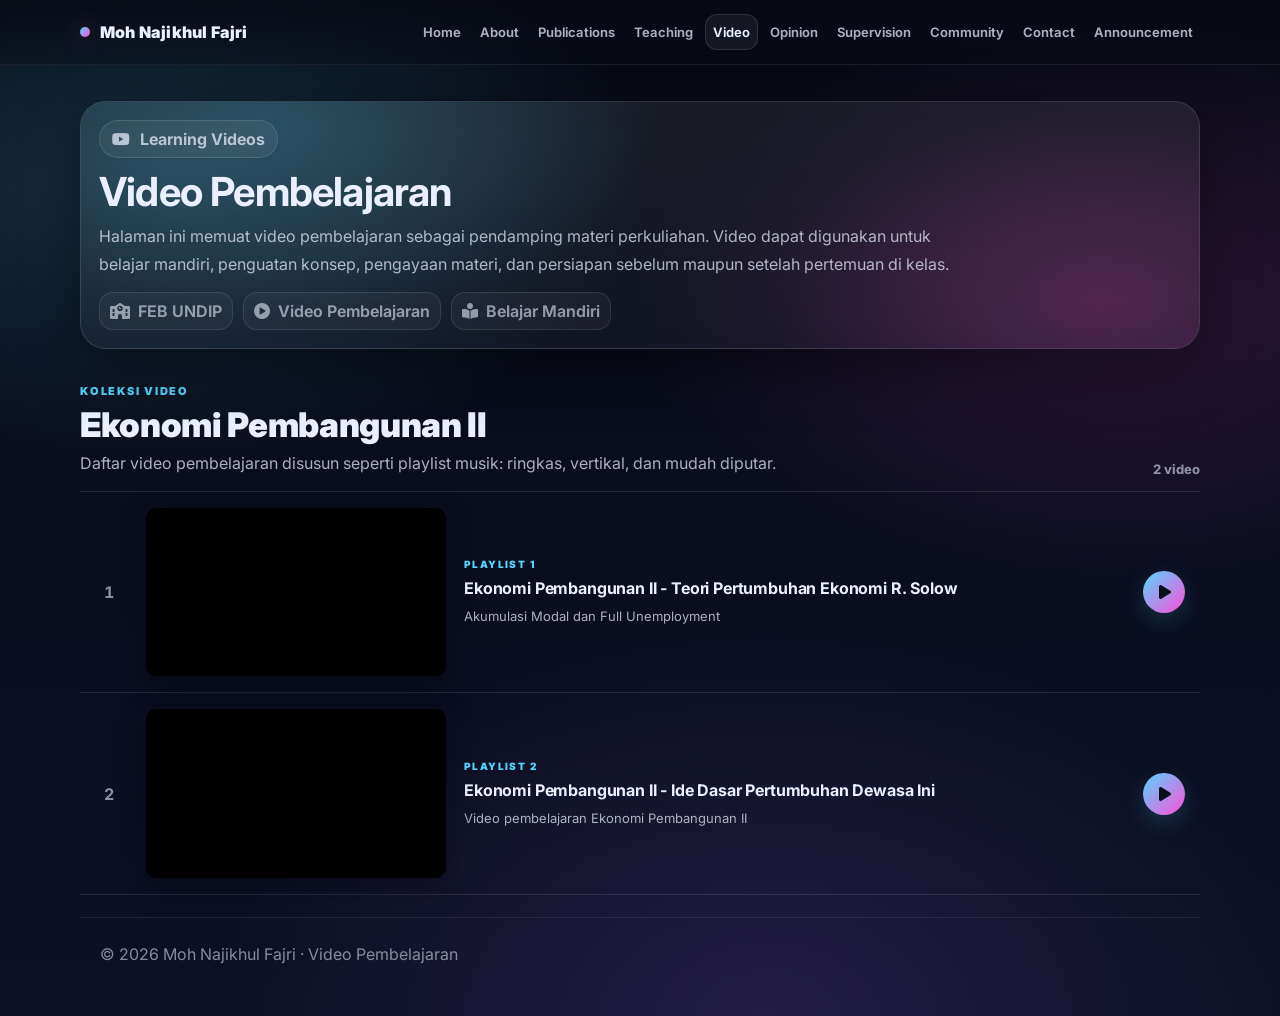
<file: video.html>
<!doctype html>
<html lang="id">
<head>
  <meta charset="utf-8" />
  <meta name="viewport" content="width=device-width, initial-scale=1" />
  <meta name="description" content="Video Pembelajaran — Moh Najikhul Fajri" />
  <title>Video Pembelajaran | Moh Najikhul Fajri</title>

  <link rel="preconnect" href="https://fonts.googleapis.com">
  <link rel="preconnect" href="https://fonts.gstatic.com" crossorigin>
  <link href="https://fonts.googleapis.com/css2?family=Inter:wght@400;500;600;700;800;900&display=swap" rel="stylesheet">
  <link rel="stylesheet" href="https://cdnjs.cloudflare.com/ajax/libs/font-awesome/6.5.0/css/all.min.css"/>

  <style>
    :root{
      --bg0:#070A14;
      --bg1:#0B1026;
      --card: rgba(255,255,255,.06);
      --border: rgba(255,255,255,.12);
      --text:#EAF0FF;
      --muted: rgba(234,240,255,.72);
      --muted2: rgba(234,240,255,.58);
      --shadow: 0 18px 60px rgba(0,0,0,.45);
      --r: 20px;

      --a:#55D6FF;
      --b:#B66BFF;
      --c:#FF4FD8;

      --max: 1120px;
    }

    *{ box-sizing:border-box; }
    html{ scroll-behavior:smooth; }
    body{
      margin:0;
      font-family: Inter, system-ui, -apple-system, Segoe UI, Roboto, Arial, sans-serif;
      color: var(--text);
      background:
        radial-gradient(900px 520px at 12% 18%, rgba(85,214,255,.18), transparent 55%),
        radial-gradient(900px 520px at 88% 30%, rgba(255,79,216,.14), transparent 55%),
        radial-gradient(1000px 700px at 60% 100%, rgba(182,107,255,.14), transparent 55%),
        linear-gradient(180deg, var(--bg0), var(--bg1));
      min-height: 100svh;
      overflow-x:hidden;
    }

    a{ color:inherit; text-decoration:none; }
    .container{ width: min(var(--max), calc(100% - 40px)); margin: 0 auto; }

    /* NAV */
    .nav{
      position: sticky; top:0; z-index: 50;
      backdrop-filter: blur(12px);
      background: linear-gradient(180deg, rgba(7,10,20,.78), rgba(7,10,20,.35));
      border-bottom: 1px solid rgba(255,255,255,.08);
    }
    .nav-inner{
      display:flex; align-items:center; justify-content:space-between;
      padding: 14px 0;
      gap: 14px;
      position:relative;
    }
    .brand{
      display:flex; align-items:center; gap: 10px;
      font-weight: 900; letter-spacing: .2px;
      user-select:none;
      min-width:0;
      max-width:calc(100% - 60px);
    }
    .brand span:last-child{
      font-size:clamp(13.5px, 2vw, 16px);
      line-height:1.15;
      white-space:nowrap;
    }
    .brand .dot{
      width:10px;height:10px;border-radius:999px;
      background: linear-gradient(135deg, var(--a), var(--c));
      box-shadow: 0 0 24px rgba(255,79,216,.45);
    }
    .navlinks{
      display:flex; align-items:center; gap: 5px;
      font-weight: 650;
      font-size: 13px;
      color: var(--muted);
    }
    .navlinks a{
      padding: 9px 7px;
      border-radius: 12px;
      transition: .2s ease;
    }
    .navlinks a:hover{
      background: rgba(255,255,255,.06);
      color: var(--text);
    }
    .navlinks a.active{
      background: rgba(255,255,255,.06);
      color: var(--text);
      border: 1px solid rgba(255,255,255,.12);
    }
    .btn{
      display:inline-flex; align-items:center; justify-content:center;
      gap:10px;
      padding: 11px 14px;
      border-radius: 14px;
      border: 1px solid rgba(255,255,255,.14);
      background: rgba(255,255,255,.06);
      font-weight: 800;
      box-shadow: 0 10px 28px rgba(0,0,0,.25);
      transition: transform .18s ease, background .18s ease, border-color .18s ease;
      white-space:nowrap;
    }
    .btn:hover{
      transform: translateY(-1px);
      background: rgba(255,255,255,.09);
      border-color: rgba(255,255,255,.20);
    }
    .btn.primary{
      border:none;
      background: linear-gradient(135deg, var(--c), var(--a));
      color:#081022;
    }
    .hamburger{
      display:none;
      width:44px;
      height:44px;
      flex:0 0 44px;
      align-items:center;
      justify-content:center;
      flex-direction:column;
      gap:6px;
      padding:10px;
      border-radius:14px;
      border:1px solid rgba(255,255,255,.14);
      background:rgba(255,255,255,.06);
      color:var(--text);
      cursor:pointer;
      box-shadow:0 10px 28px rgba(0,0,0,.25);
      transition:background .18s ease, border-color .18s ease, transform .18s ease;
    }
    .hamburger:hover{
      transform:translateY(-1px);
      background:rgba(255,255,255,.10);
      border-color:rgba(255,255,255,.22);
    }
    .hamburger span{
      display:block;
      width:20px;
      height:2px;
      border-radius:99px;
      background:rgba(255,255,255,.9);
      transition:transform .2s ease, opacity .2s ease;
    }
    .hamburger[aria-expanded="true"] span:nth-child(1){
      transform:translateY(8px) rotate(45deg);
    }
    .hamburger[aria-expanded="true"] span:nth-child(2){
      opacity:0;
    }
    .hamburger[aria-expanded="true"] span:nth-child(3){
      transform:translateY(-8px) rotate(-45deg);
    }

    /* HERO */
    .hero{ padding: 36px 0 12px; }
    .hero-card{
      border: 1px solid rgba(255,255,255,.12);
      background: linear-gradient(180deg, rgba(255,255,255,.07), rgba(255,255,255,.04));
      border-radius: 26px;
      box-shadow: var(--shadow);
      padding: 18px;
      position: relative;
      overflow:hidden;
    }
    .hero-card::before{
      content:"";
      position:absolute; inset:-2px;
      background:
        radial-gradient(700px 350px at 18% 10%, rgba(85,214,255,.18), transparent 55%),
        radial-gradient(600px 340px at 90% 80%, rgba(255,79,216,.14), transparent 55%);
      pointer-events:none;
      z-index:0;
    }
    .hero-card > *{ position:relative; z-index:1; }
    .kicker{
      display:inline-flex;align-items:center;gap:10px;
      padding: 8px 12px;
      border-radius: 999px;
      border: 1px solid rgba(255,255,255,.12);
      background: rgba(255,255,255,.06);
      color: var(--muted);
      font-weight: 700;
    }
    h1{
      margin: 12px 0 8px;
      font-size: clamp(26px, 3.2vw, 40px);
      letter-spacing: -0.02em;
      line-height:1.1;
    }
    .sub{
      margin:0;
      color: var(--muted);
      line-height:1.75;
      max-width: 85ch;
    }
    .meta{
      display:flex; flex-wrap:wrap; gap:10px;
      margin-top: 14px;
      color: var(--muted2);
      font-weight: 650;
    }
    .pill{
      display:inline-flex; align-items:center; gap:8px;
      padding: 8px 10px;
      border-radius: 14px;
      background: rgba(255,255,255,.04);
      border: 1px solid rgba(255,255,255,.10);
      white-space:nowrap;
    }

    /* CONTENT */
    .section-title{
      margin: 20px 0 12px;
      font-size: 20px;
      font-weight: 900;
      letter-spacing: -.01em;
    }
    .grid{
      display:block;
      grid-template-columns: repeat(12, 1fr);
      gap: 14px;
      margin-top: 10px;
    }
    .card{
      margin-bottom:22px;
      border: 1px solid rgba(255,255,255,.12);
      background: rgba(255,255,255,.05);
      border-radius: var(--r);
      padding: 14px;
      box-shadow: 0 14px 50px rgba(0,0,0,.30);
      transition: transform .16s ease, background .16s ease, border-color .16s ease;
    }
    .card:hover{
      transform: translateY(-2px);
      background: rgba(255,255,255,.07);
      border-color: rgba(255,255,255,.18);
    }
    .head{
      display:flex; align-items:flex-start; justify-content:space-between; gap:12px;
      margin-bottom: 10px;
    }
    .title{
      font-weight: 900;
      letter-spacing: -0.01em;
      line-height:1.25;
      margin:0;
      font-size: 17px;
    }
    .meta2{
      color: var(--muted);
      font-size: 13px;
      line-height: 1.65;
      margin-top: 6px;
    }
    .tag{
      font-size: 12px;
      font-weight: 900;
      padding: 8px 10px;
      border-radius: 999px;
      border: 1px solid rgba(255,255,255,.12);
      background: rgba(255,255,255,.05);
      color: rgba(234,240,255,.86);
      white-space:nowrap;
    }
    .video-wrap{
      position:relative;
      width:100%;
      aspect-ratio:16/9;
      overflow:hidden;
      border-radius:16px;
      border:1px solid rgba(255,255,255,.12);
      background:#000;
      margin-top:12px;
    }
    .video-wrap iframe{
      position:absolute;
      inset:0;
      width:100%;
      height:100%;
      border:0;
    }
    .actions{
      display:flex; gap:10px; flex-wrap:wrap;
      margin-top: 12px;
    }
    .linkbtn{
      font-size: 12px;
      font-weight: 900;
      padding: 9px 10px;
      border-radius: 999px;
      border: 1px solid rgba(255,255,255,.16);
      background: rgba(255,255,255,.06);
      transition: .15s ease;
      white-space:nowrap;
      display:inline-flex; align-items:center; gap:8px;
    }
    .linkbtn:hover{
      background: rgba(255,255,255,.10);
      transform: translateY(-1px);
    }

    footer{
      padding: 26px 0 40px;
      color: rgba(234,240,255,.55);
      border-top: 1px solid rgba(255,255,255,.08);
      margin-top: 22px;
    }


    .playlist-heading{
      display:flex;
      align-items:flex-end;
      justify-content:space-between;
      gap:20px;
      margin:30px 0 14px;
    }
    .playlist-heading .section-title{
      margin:5px 0 6px;
      font-size:clamp(24px,3vw,34px);
    }
    .eyebrow{
      color:var(--a);
      font-size:11px;
      font-weight:900;
      letter-spacing:.16em;
    }
    .playlist-note{
      margin:0;
      color:var(--muted);
      line-height:1.6;
    }
    .playlist-count{
      flex:0 0 auto;
      color:var(--muted2);
      font-size:13px;
      font-weight:750;
    }
    .spotify-list{
      border-top:1px solid rgba(255,255,255,.10);
    }
    .spotify-row{
      display:grid;
      grid-template-columns:38px minmax(210px,300px) minmax(0,1fr) 52px;
      align-items:center;
      gap:18px;
      padding:16px 10px;
      border-bottom:1px solid rgba(255,255,255,.10);
      transition:background .18s ease;
    }
    .spotify-row:hover{
      background:rgba(255,255,255,.055);
    }
    .track-number{
      text-align:center;
      color:var(--muted2);
      font-weight:700;
      font-variant-numeric:tabular-nums;
    }
    .track-video{
      position:relative;
      aspect-ratio:16/9;
      overflow:hidden;
      border-radius:10px;
      background:#000;
      box-shadow:0 10px 28px rgba(0,0,0,.34);
    }
    .track-video iframe{
      position:absolute;
      inset:0;
      width:100%;
      height:100%;
      border:0;
    }
    .track-info{
      min-width:0;
    }
    .track-label{
      display:block;
      margin-bottom:7px;
      color:var(--a);
      font-size:10px;
      font-weight:900;
      letter-spacing:.14em;
    }
    .track-info h3{
      margin:0;
      font-size:16px;
      line-height:1.42;
      letter-spacing:-.01em;
    }
    .track-info p{
      margin:6px 0 0;
      color:var(--muted);
      font-size:13px;
      line-height:1.55;
    }
    .track-actions{
      display:flex;
      justify-content:center;
    }
    .play-button{
      width:42px;
      height:42px;
      border-radius:999px;
      display:inline-flex;
      align-items:center;
      justify-content:center;
      color:#071019;
      background:linear-gradient(135deg,var(--a),var(--c));
      box-shadow:0 8px 22px rgba(85,214,255,.18);
      transition:transform .18s ease, filter .18s ease;
    }
    .play-button:hover{
      transform:scale(1.07);
      filter:brightness(1.08);
    }
    .play-button i{
      margin-left:2px;
    }

    @media (max-width: 760px){
      .playlist-heading{
        align-items:flex-start;
      }
      .spotify-row{
        grid-template-columns:28px 132px minmax(0,1fr);
        gap:12px;
      }
      .track-actions{
        display:none;
      }
      .track-info h3{
        font-size:14px;
      }
    }

    @media (max-width: 540px){
      .spotify-row{
        grid-template-columns:24px 110px minmax(0,1fr);
        padding:13px 0;
        gap:10px;
      }
      .playlist-count{
        display:none;
      }
      .track-info p{
        display:none;
      }
    }

    @media (max-width: 1120px){
      .hamburger{ display:flex; }
      .navlinks{
        position:absolute;
        top:calc(100% + 10px);
        right:0;
        width:min(390px, 100%);
        max-height:calc(100svh - 90px);
        overflow-y:auto;
        display:none;
        flex-direction:column;
        align-items:stretch;
        gap:7px;
        padding:12px;
        border:1px solid rgba(255,255,255,.14);
        border-radius:20px;
        background:linear-gradient(180deg, rgba(11,16,38,.98), rgba(7,10,20,.96));
        box-shadow:0 24px 70px rgba(0,0,0,.55);
        backdrop-filter:blur(18px);
      }
      .navlinks.open{
        display:flex;
        animation:menuIn .18s ease both;
      }
      .navlinks a{
        display:flex;
        align-items:center;
        min-height:46px;
        padding:12px 14px;
        border:1px solid rgba(255,255,255,.09);
        background:rgba(255,255,255,.045);
      }
      .navlinks a:hover{
        background:rgba(255,255,255,.09);
        border-color:rgba(255,255,255,.16);
      }
      .navlinks a.active{
        background:linear-gradient(135deg, rgba(255,79,216,.20), rgba(85,214,255,.14));
        border-color:rgba(255,255,255,.20);
      }
    }
    @keyframes menuIn{
      from{ opacity:0; transform:translateY(-8px) scale(.98); }
      to{ opacity:1; transform:translateY(0) scale(1); }
    }
    @media (max-width: 640px){
      .container{ width:min(var(--max), calc(100% - 24px)); }
      .brand{ gap:8px; }
      .brand span:last-child{ font-size:clamp(12.5px, 4vw, 14px); }
      .hero{ padding-top:24px; }
      .hero-card{ padding:16px; border-radius:22px; }
      .navlinks{ width:100%; }
    }
    @media (prefers-reduced-motion: reduce){
      .navlinks.open{ animation:none; }
    }
  </style>
</head>

<body>
  <header class="nav">
    <div class="container nav-inner">
      <a class="brand" href="index.html" aria-label="Moh Najikhul Fajri — Home">
        <span class="dot" aria-hidden="true"></span>
        <span>Moh Najikhul Fajri</span>
      </a>

      <button class="hamburger" id="ham" type="button"
              aria-label="Buka menu navigasi"
              aria-controls="navlinks"
              aria-expanded="false">
        <span></span><span></span><span></span>
      </button>

      <nav class="navlinks" id="navlinks" aria-label="Primary navigation">
        <a href="index.html">Home</a>
        <a href="index.html#about">About</a>
        <a href="publications.html">Publications</a>
        <a href="teaching.html">Teaching</a>
        <a class="active" href="video.html">Video</a>
        <a href="opinion.html">Opinion</a>
        <a href="supervision.html">Supervision</a>
        <a href="index.html#community">Community</a>
        <a href="index.html#contact">Contact</a>
        <a href="announcement.html">Announcement</a>
      </nav>
    </div>
  </header>

  <main class="container hero">
    <div class="hero-card">
      <div class="kicker"><i class="fa-brands fa-youtube"></i> Learning Videos</div>
      <h1>Video Pembelajaran</h1>
      <p class="sub">
        Halaman ini memuat video pembelajaran sebagai pendamping materi perkuliahan.
        Video dapat digunakan untuk belajar mandiri, penguatan konsep, pengayaan materi,
        dan persiapan sebelum maupun setelah pertemuan di kelas.
      </p>

      <div class="meta">
        <span class="pill"><i class="fa-solid fa-school"></i> FEB UNDIP</span>
        <span class="pill"><i class="fa-solid fa-circle-play"></i> Video Pembelajaran</span>
        <span class="pill"><i class="fa-solid fa-book-open-reader"></i> Belajar Mandiri</span>
      </div>
    </div>

    
    <div class="playlist-heading">
      <div>
        <span class="eyebrow">KOLEKSI VIDEO</span>
        <h2 class="section-title">Ekonomi Pembangunan II</h2>
        <p class="playlist-note">Daftar video pembelajaran disusun seperti playlist musik: ringkas, vertikal, dan mudah diputar.</p>
      </div>
      <span class="playlist-count">2 video</span>
    </div>

    <section class="spotify-list" aria-label="Daftar video pembelajaran">
      <article class="spotify-row">
        <div class="track-number">1</div>

        <div class="track-video">
          <iframe
            src="https://www.youtube.com/embed/SuRXK7UYVtA?si=lE8zEyKXoleZKZY6"
            title="Ekonomi Pembangunan II - Teori Pertumbuhan Ekonomi R. Solow"
            allow="accelerometer; autoplay; clipboard-write; encrypted-media; gyroscope; picture-in-picture; web-share"
            referrerpolicy="strict-origin-when-cross-origin"
            allowfullscreen>
          </iframe>
        </div>

        <div class="track-info">
          <span class="track-label">PLAYLIST 1</span>
          <h3>Ekonomi Pembangunan II - Teori Pertumbuhan Ekonomi R. Solow</h3>
          <p>Akumulasi Modal dan Full Unemployment</p>
        </div>

        <div class="track-actions">
          <a class="play-button" href="https://www.youtube.com/watch?v=SuRXK7UYVtA" target="_blank" rel="noopener" aria-label="Buka Playlist 1 di YouTube">
            <i class="fa-solid fa-play"></i>
          </a>
        </div>
      </article>

      <article class="spotify-row">
        <div class="track-number">2</div>

        <div class="track-video">
          <iframe
            src="https://www.youtube.com/embed/5FY0-lNyQzc?si=xNQ_WLv_IQWQQBRi"
            title="Ekonomi Pembangunan II - Ide Dasar Pertumbuhan Dewasa Ini"
            allow="accelerometer; autoplay; clipboard-write; encrypted-media; gyroscope; picture-in-picture; web-share"
            referrerpolicy="strict-origin-when-cross-origin"
            allowfullscreen>
          </iframe>
        </div>

        <div class="track-info">
          <span class="track-label">PLAYLIST 2</span>
          <h3>Ekonomi Pembangunan II - Ide Dasar Pertumbuhan Dewasa Ini</h3>
          <p>Video pembelajaran Ekonomi Pembangunan II</p>
        </div>

        <div class="track-actions">
          <a class="play-button" href="https://www.youtube.com/watch?v=5FY0-lNyQzc" target="_blank" rel="noopener" aria-label="Buka Playlist 2 di YouTube">
            <i class="fa-solid fa-play"></i>
          </a>
        </div>
      </article>
    </section>

    <footer>
      <div class="container">© <span id="year"></span> Moh Najikhul Fajri · Video Pembelajaran</div>
    </footer>
  </main>

  <script>
    // ===== MOBILE / TABLET NAVIGATION =====
    const ham = document.getElementById("ham");
    const navlinks = document.getElementById("navlinks");

    function closeMenu(){
      if(!ham || !navlinks) return;
      navlinks.classList.remove("open");
      ham.setAttribute("aria-expanded", "false");
      ham.setAttribute("aria-label", "Buka menu navigasi");
    }

    if(ham && navlinks){
      ham.addEventListener("click", () => {
        const isOpen = navlinks.classList.toggle("open");
        ham.setAttribute("aria-expanded", String(isOpen));
        ham.setAttribute("aria-label", isOpen ? "Tutup menu navigasi" : "Buka menu navigasi");
      });

      navlinks.querySelectorAll("a").forEach(link => {
        link.addEventListener("click", closeMenu);
      });

      document.addEventListener("click", event => {
        if(!navlinks.contains(event.target) && !ham.contains(event.target)){
          closeMenu();
        }
      });

      document.addEventListener("keydown", event => {
        if(event.key === "Escape"){
          closeMenu();
          ham.focus();
        }
      });

      window.addEventListener("resize", () => {
        if(window.innerWidth > 1120) closeMenu();
      });
    }

    document.getElementById("year").textContent = new Date().getFullYear();
  </script>
</body>
</html>
</file>
